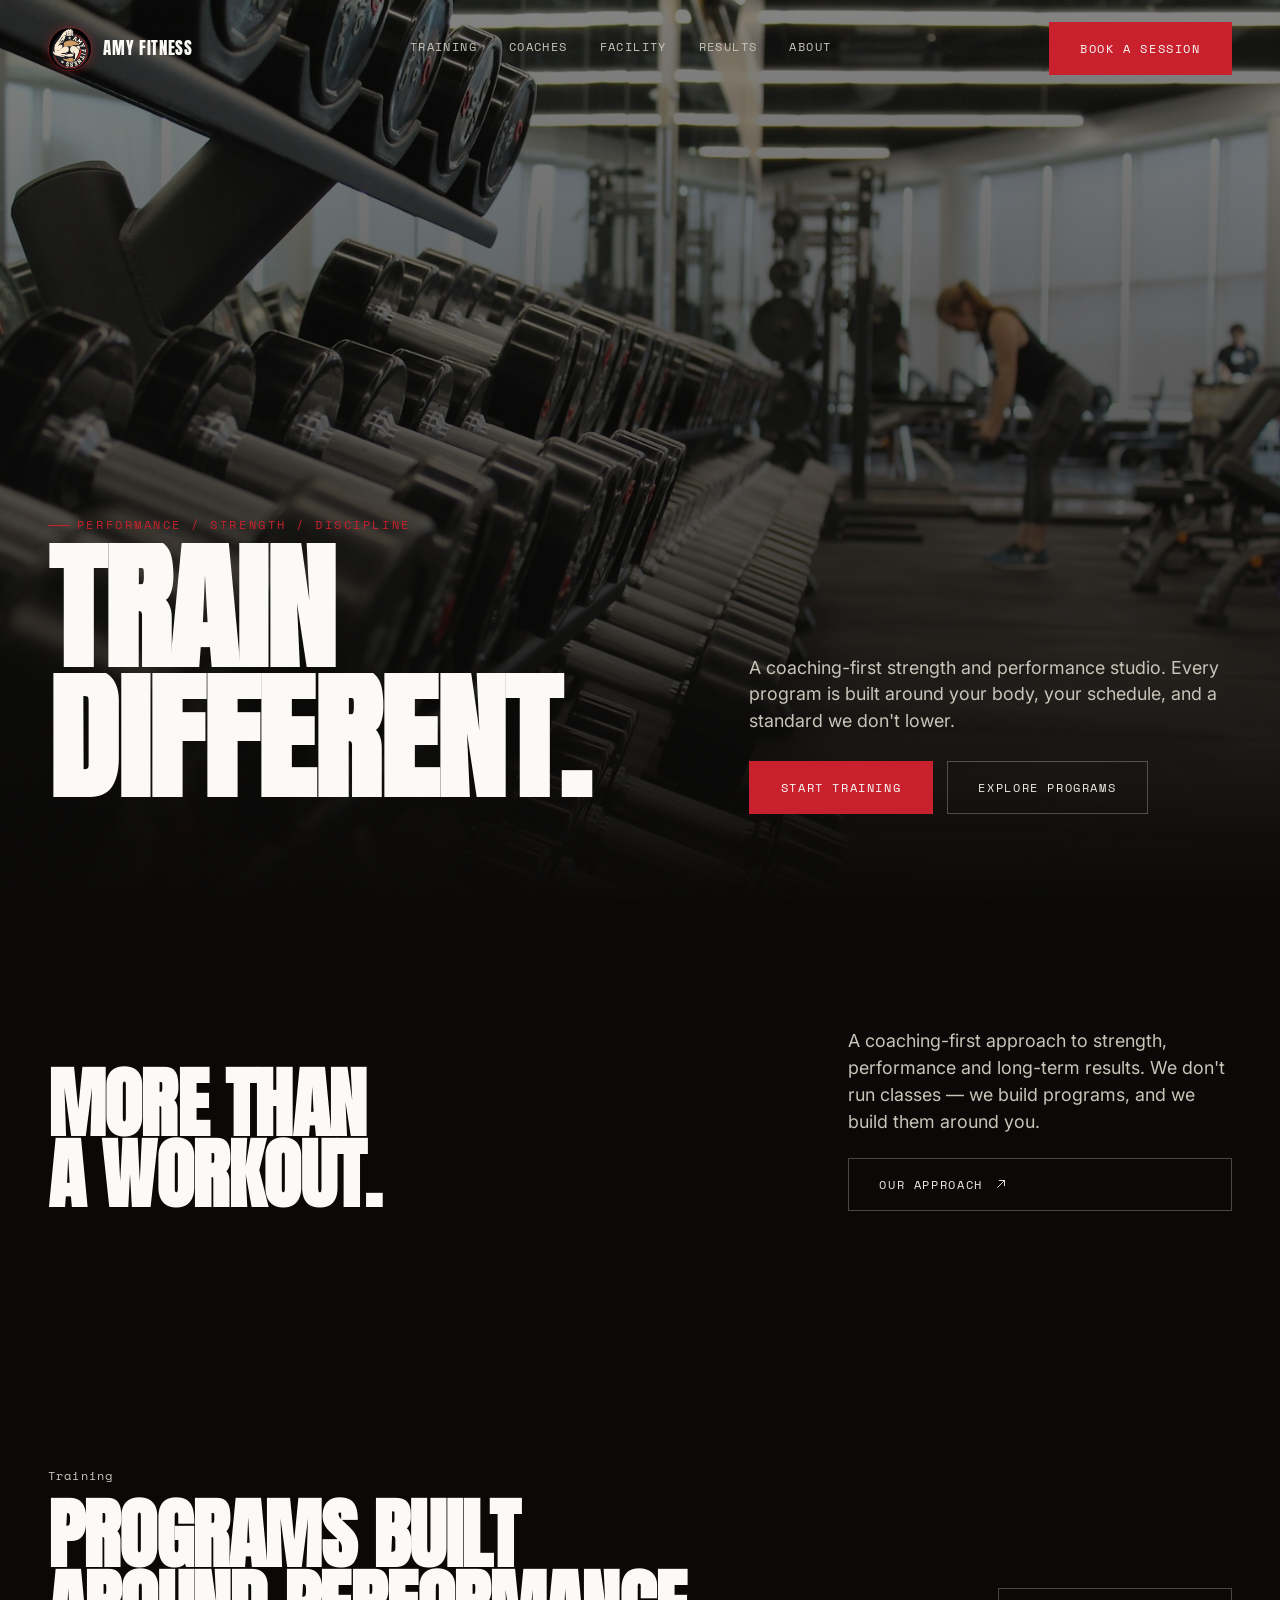
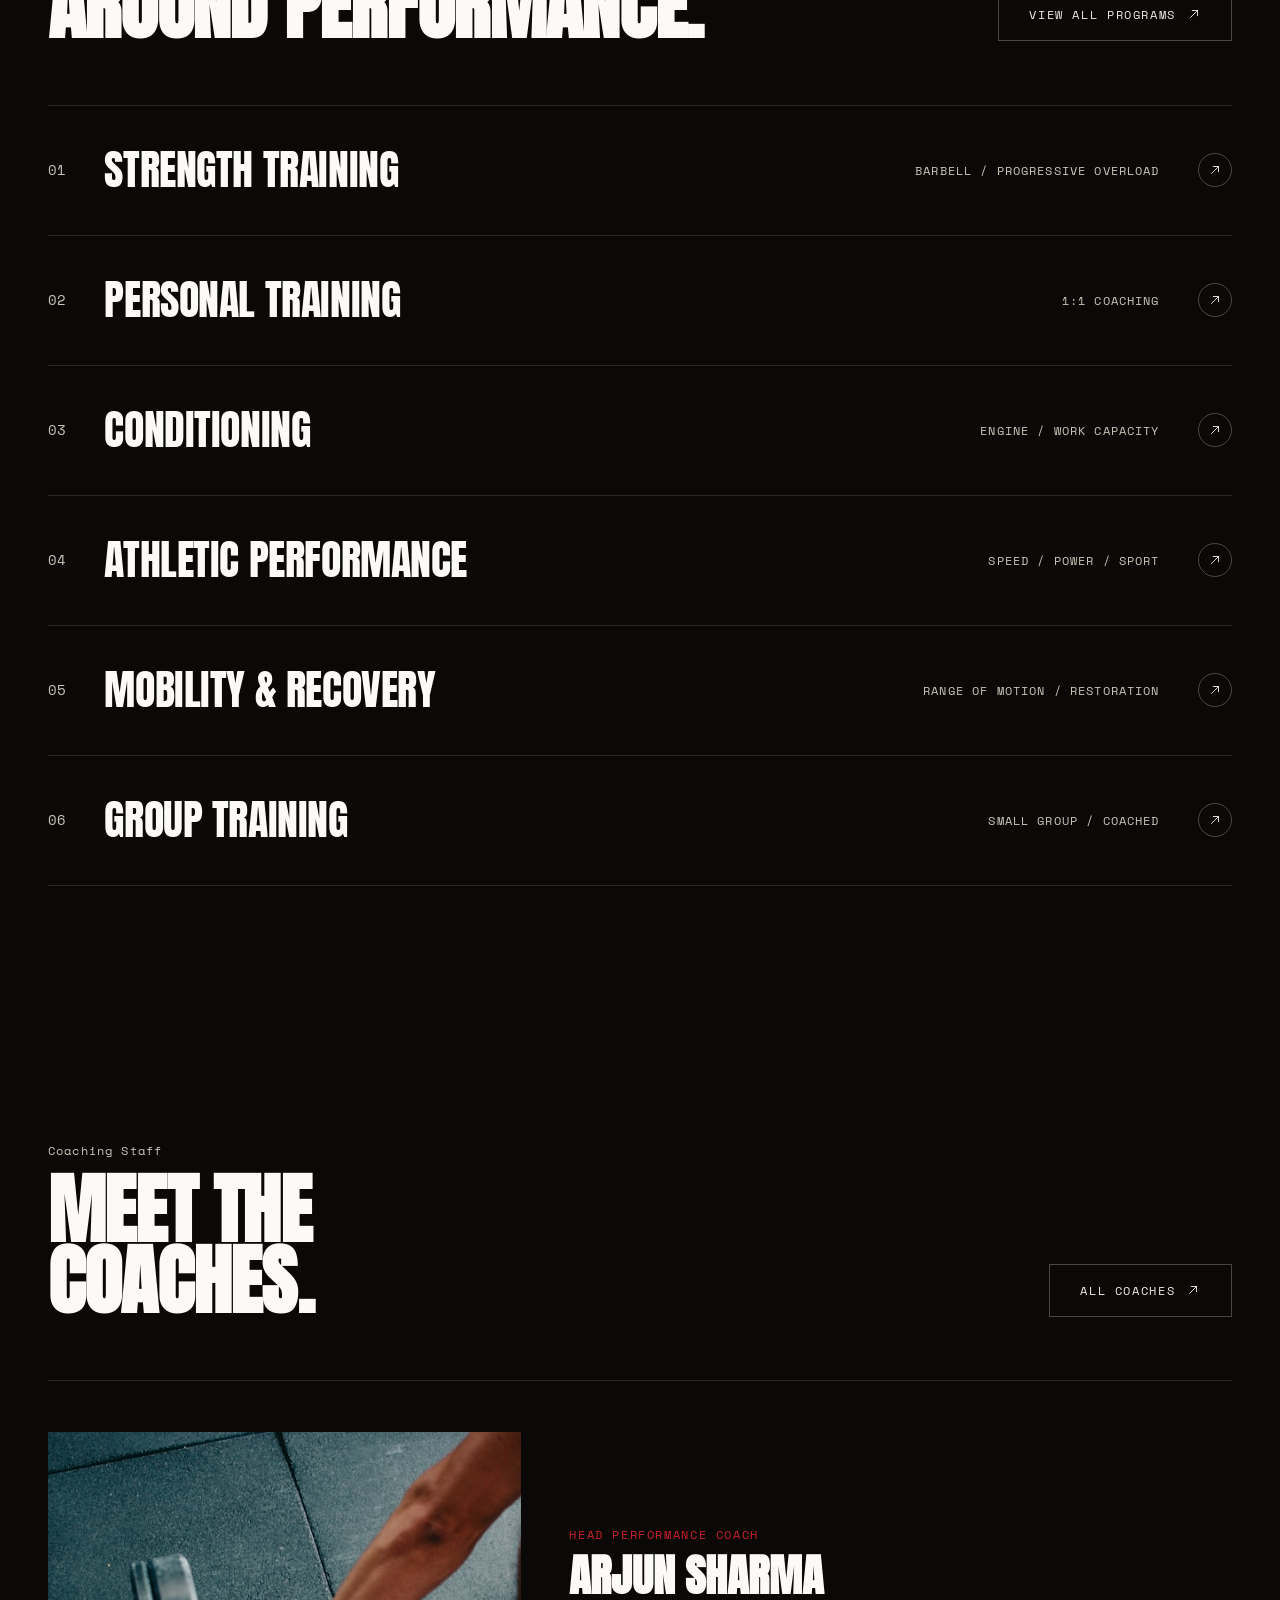
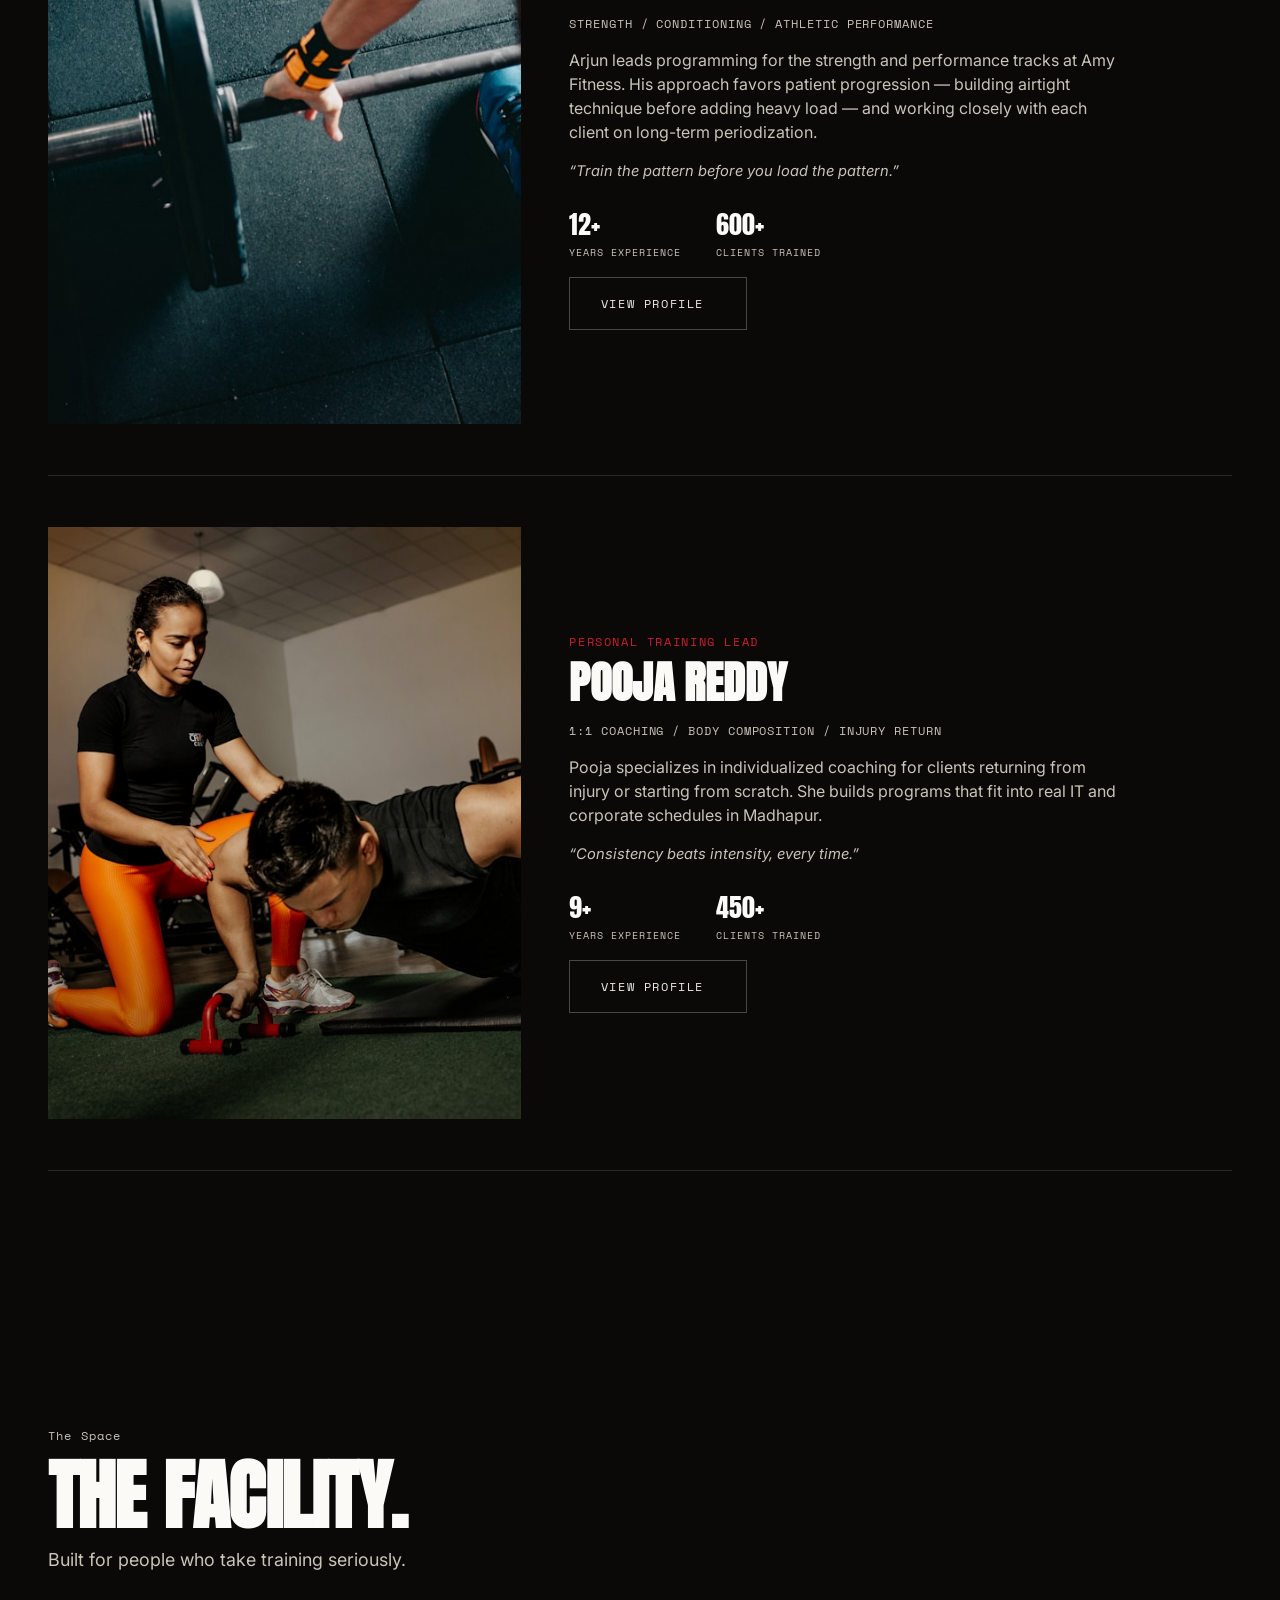
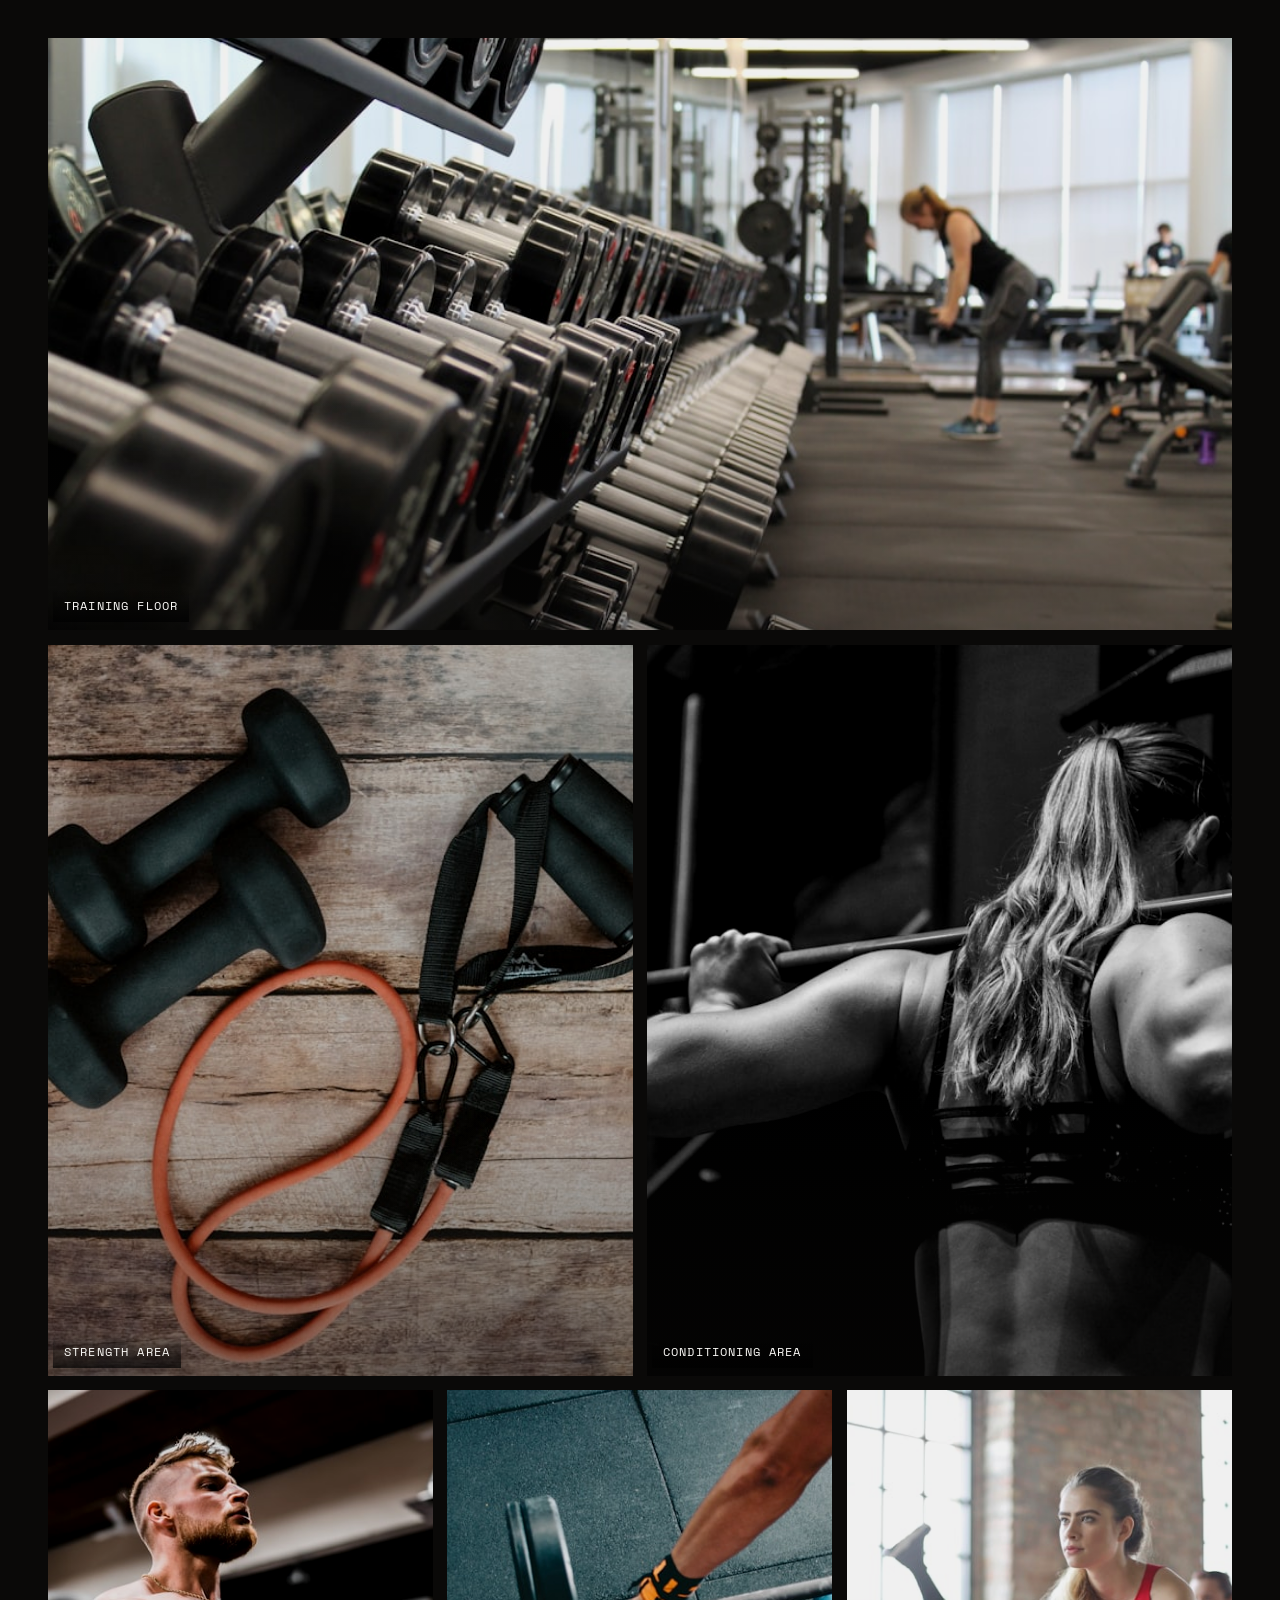
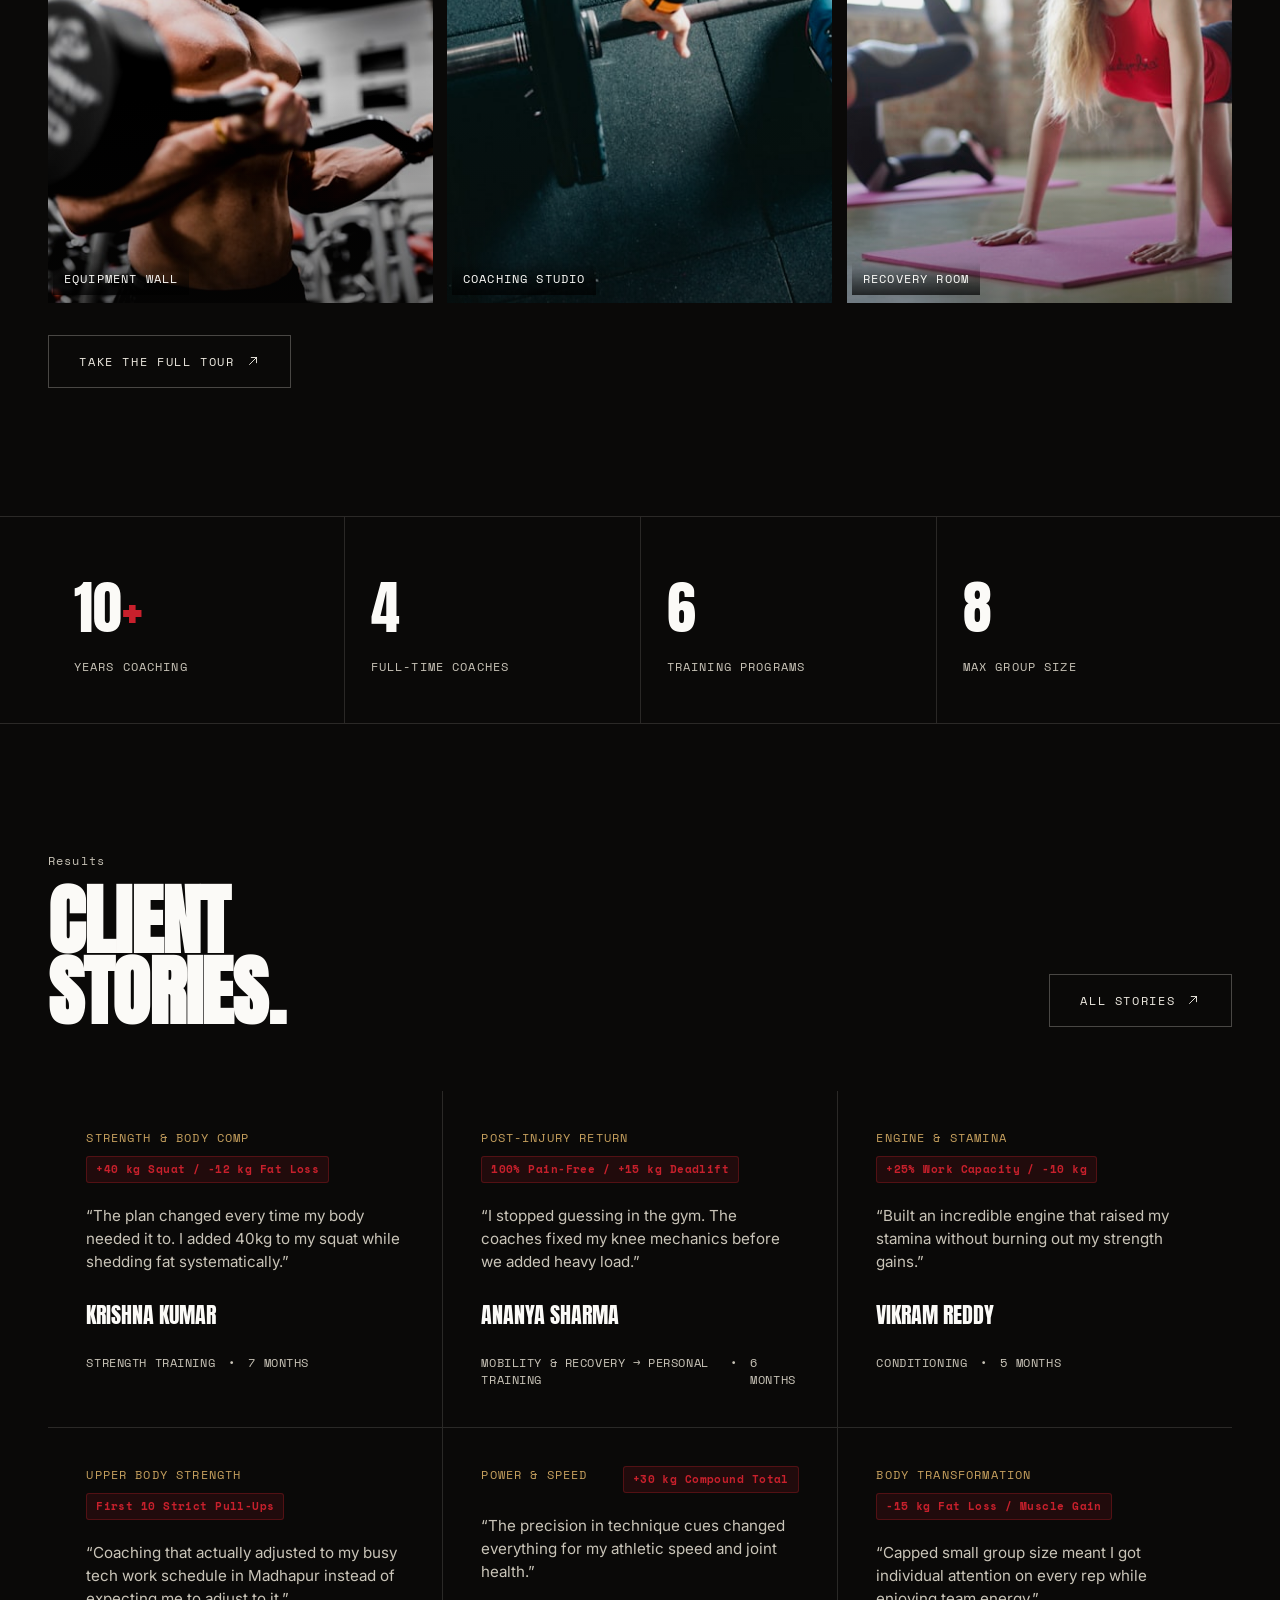
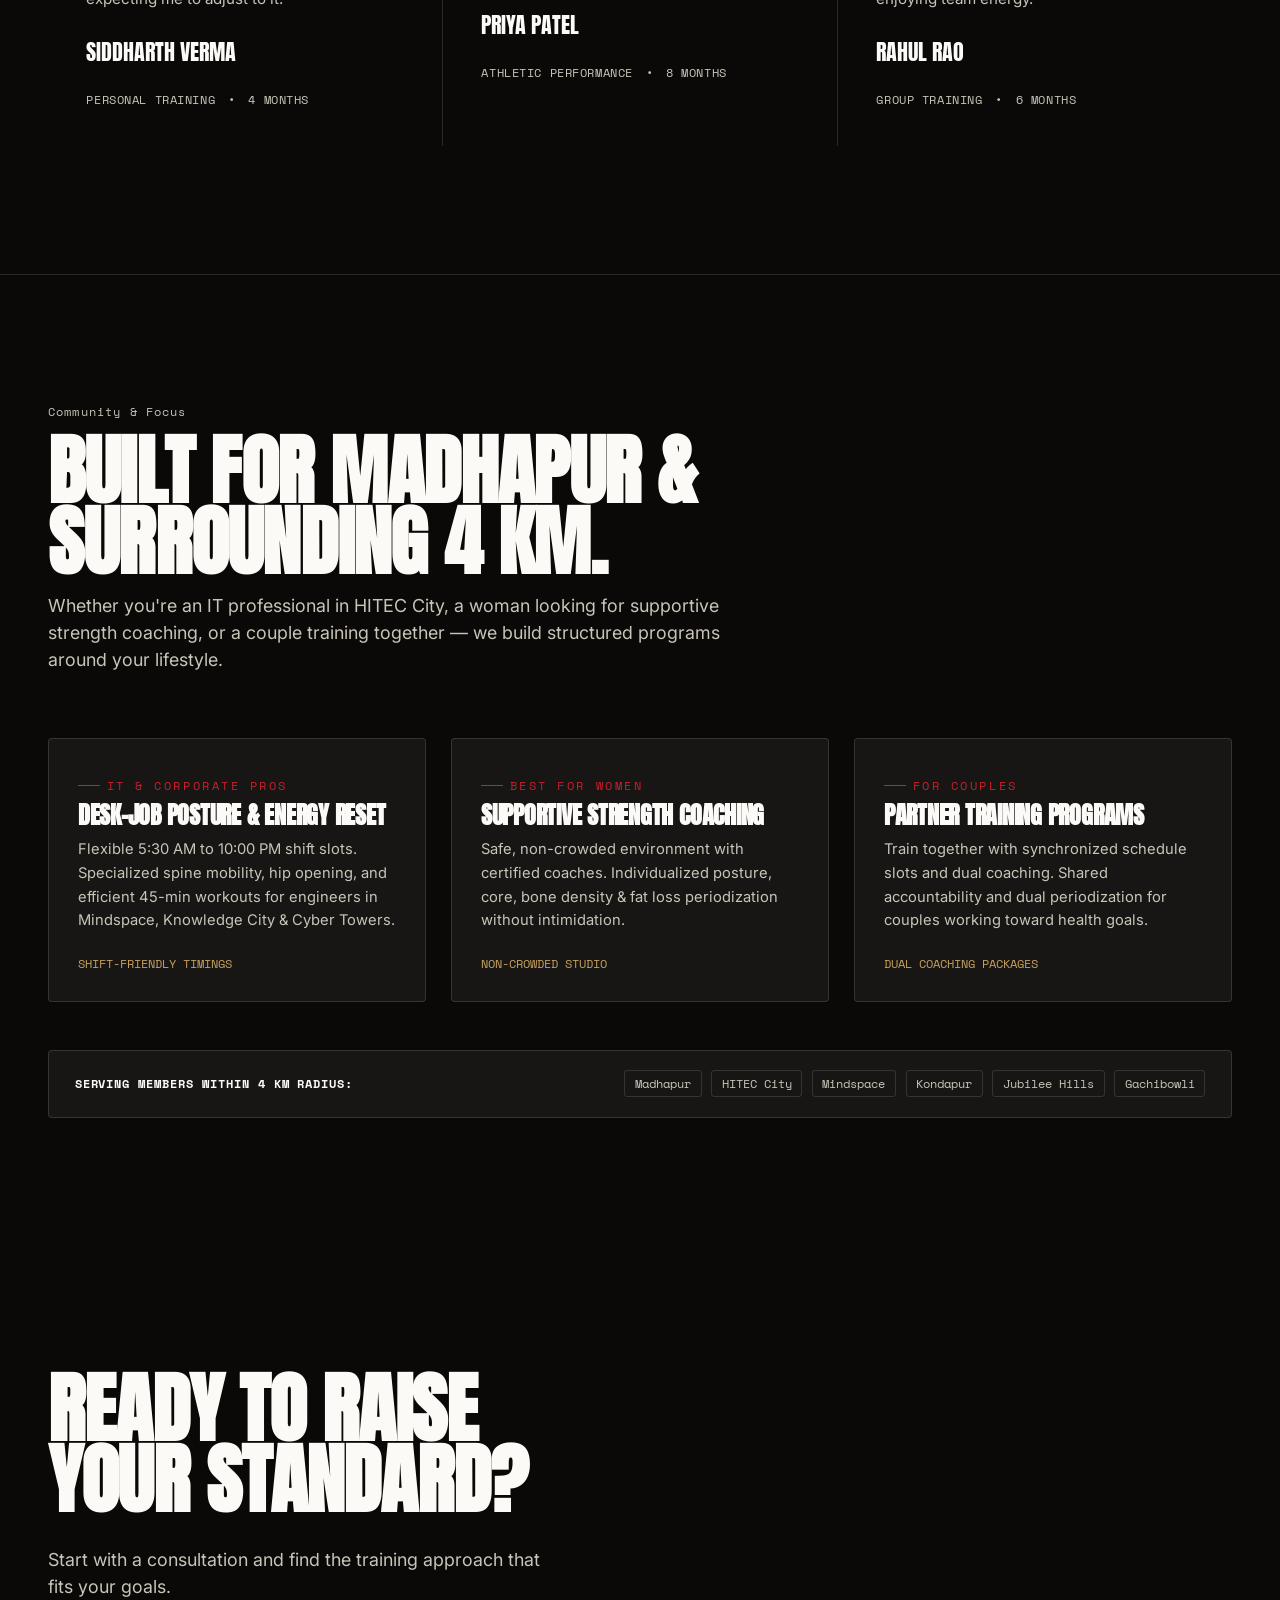
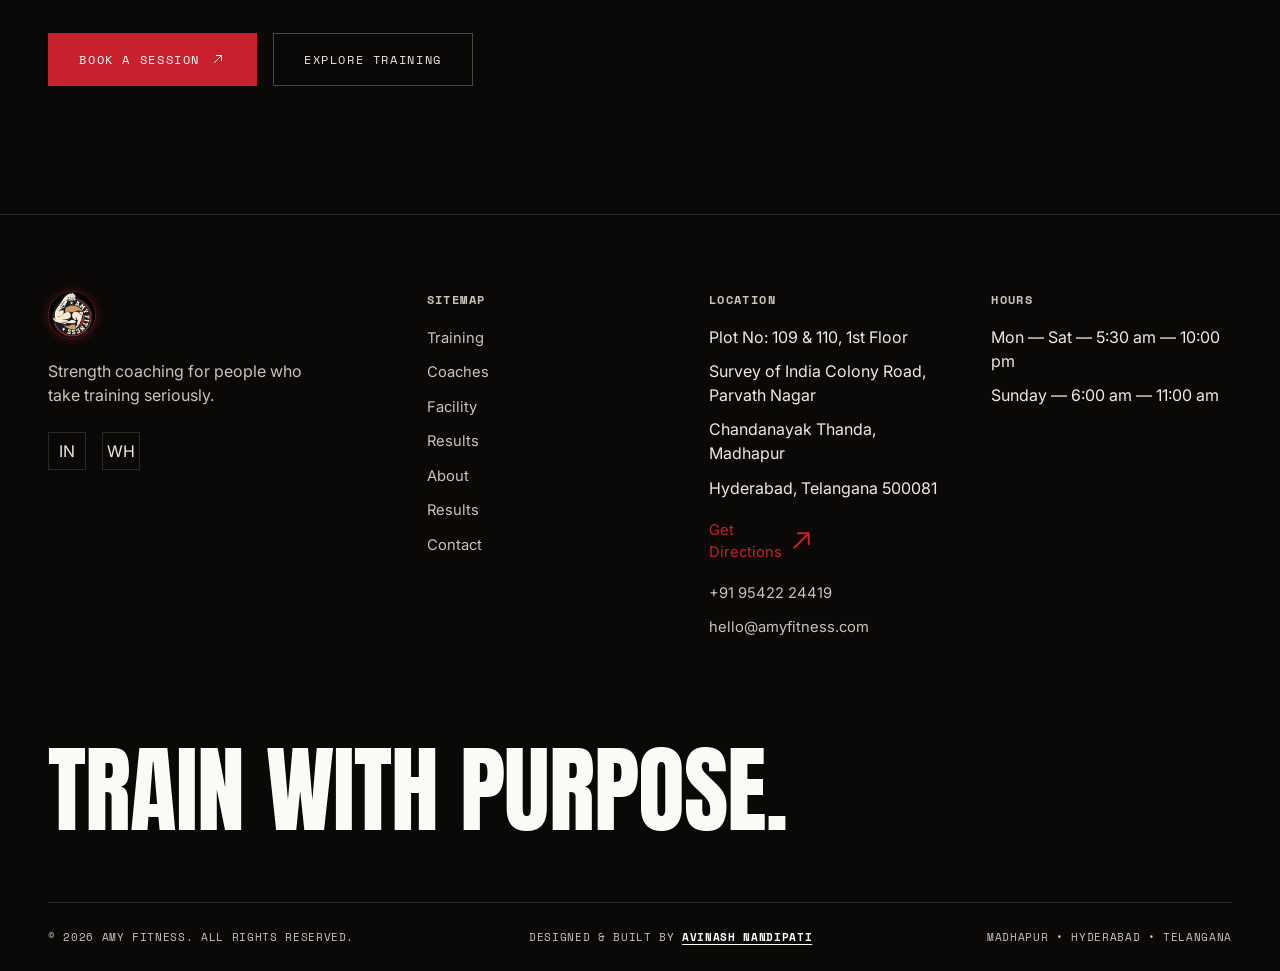
<file: index.html>
<!DOCTYPE html>
<html lang="en">
<head>
<meta charset="UTF-8" />
<meta name="viewport" content="width=device-width, initial-scale=1.0" />
<title>Amy Fitness — Strength &amp; Performance Studio | Madhapur, Hyderabad</title>
<meta name="description" content="Amy Fitness is a coaching-first strength and performance studio in Madhapur, Hyderabad. Structured programming, 1:1 coaching, and personal training." />
<meta name="theme-color" content="#0a0908" />
<meta property="og:title" content="Amy Fitness — Strength & Performance Studio | Madhapur, Hyderabad" />
<meta property="og:description" content="Coaching-first strength, performance, and personal training in Madhapur, Hyderabad." />
<meta property="og:type" content="website" />
<meta property="og:image" content="images/logo.png" />
<link rel="icon" href="images/logo.png" type="image/png" />
<link rel="preconnect" href="https://fonts.googleapis.com" />
<link rel="preconnect" href="https://fonts.gstatic.com" crossorigin />
<link href="https://fonts.googleapis.com/css2?family=Anton&family=Inter:wght@400;500;600&family=Space+Mono:wght@400;700&display=swap" rel="stylesheet" />
<link rel="stylesheet" href="css/tokens.css" />
<link rel="stylesheet" href="css/style.css" />
<script type="application/ld+json">
{
  "@context": "https://schema.org",
  "@type": "ExerciseGym",
  "name": "Amy Fitness",
  "image": "images/hero.jpg",
  "@id": "https://amyfitness.com/#gym",
  "url": "https://amyfitness.com",
  "telephone": "+919542224419",
  "priceRange": "₹₹",
  "address": {
    "@type": "PostalAddress",
    "streetAddress": "Plot No: 109 & 110, 1st Floor, Survey of India Colony Road, Parvath Nagar, Chandanayak Thanda",
    "addressLocality": "Madhapur, Hyderabad",
    "addressRegion": "Telangana",
    "postalCode": "500081",
    "addressCountry": "IN"
  },
  "geo": {
    "@type": "GeoCoordinates",
    "latitude": 17.446549,
    "longitude": 78.388836
  },
  "openingHoursSpecification": [
    {
      "@type": "OpeningHoursSpecification",
      "dayOfWeek": ["Monday", "Tuesday", "Wednesday", "Thursday", "Friday", "Saturday"],
      "opens": "05:30",
      "closes": "22:00"
    },
    {
      "@type": "OpeningHoursSpecification",
      "dayOfWeek": "Sunday",
      "opens": "06:00",
      "closes": "11:00"
    }
  ],
  "areaServed": ["Madhapur", "HITEC City", "Kondapur", "Jubilee Hills", "Gachibowli", "Knowledge City", "Mindspace IT Park"]
}
</script>
</head>
<body data-page="index.html">
<a href="#main" class="skip-link">Skip to content</a>

<header class="nav" id="site-nav"></header>
<div class="mobile-menu" id="mobile-menu"></div>

<main id="main">

  <!-- HERO -->
  <section class="hero">
    <div class="hero-bg" style="background: linear-gradient(180deg, rgba(10,9,8,0.5) 0%, rgba(10,9,8,0.7) 60%, var(--black) 100%), url('images/hero.jpg') center/cover no-repeat;"></div>
    <div class="wrap hero-inner">
      <div class="hero-grid">
        <div>
          <p class="eyebrow" data-hero-in style="opacity:0;transition:opacity .6s var(--ease-soft);">Performance / Strength / Discipline</p>
          <h1 class="display hero-headline">
            <span class="line"><span data-hero-in style="opacity:0;transition:opacity .7s var(--ease-soft), transform .7s var(--ease-soft);transform:translateY(30px);display:block;">Train</span></span>
            <span class="line"><span data-hero-in style="opacity:0;transition:opacity .7s var(--ease-soft), transform .7s var(--ease-soft);transform:translateY(30px);display:block;">Different.</span></span>
          </h1>
        </div>
        <div class="hero-side">
          <p class="lede" data-hero-in style="opacity:0;transition:opacity .6s var(--ease-soft);">A coaching-first strength and performance studio. Every program is built around your body, your schedule, and a standard we don't lower.</p>
          <div class="hero-ctas" data-hero-in style="opacity:0;transition:opacity .6s var(--ease-soft);">
            <a href="contact.html" class="btn btn-primary">Start Training</a>
            <a href="training.html" class="btn btn-ghost on-dark">Explore Programs</a>
          </div>
        </div>
      </div>
    </div>
  </section>

  <!-- BRAND STATEMENT -->
  <section class="section wrap">
    <div class="statement-grid">
      <h2 class="display statement-head reveal">More Than<br />A Workout.</h2>
      <div class="statement-aside reveal reveal-delay-2">
        <p class="lede">A coaching-first approach to strength, performance and long-term results. We don't run classes — we build programs, and we build them around you.</p>
        <a href="about.html" class="btn btn-ghost">Our Approach<svg viewBox="0 0 24 24" width="14" height="14" fill="none" aria-hidden="true"><path d="M6 18L18 6M18 6H9M18 6V15" stroke="currentColor" stroke-width="1.6" stroke-linecap="round" stroke-linejoin="round"/></svg></a>
      </div>
    </div>
  </section>

  <!-- PROGRAMS -->
  <section class="section wrap" id="programs">
    <div class="section-head">
      <div class="section-num reveal">Training</div>
      <div class="section-head-row">
        <h2 class="section-title display reveal">Programs Built<br />Around Performance.</h2>
        <a href="training.html" class="btn btn-ghost reveal">View All Programs<svg viewBox="0 0 24 24" width="14" height="14" fill="none" aria-hidden="true"><path d="M6 18L18 6M18 6H9M18 6V15" stroke="currentColor" stroke-width="1.6" stroke-linecap="round" stroke-linejoin="round"/></svg></a>
      </div>
    </div>
    <div class="program-list" id="programs-mount"></div>
  </section>

  <!-- COACHES -->
  <section class="section wrap" id="coaches">
    <div class="section-head">
      <div class="section-num reveal">Coaching Staff</div>
      <div class="section-head-row">
        <h2 class="section-title display reveal">Meet The<br />Coaches.</h2>
        <a href="coaches.html" class="btn btn-ghost reveal">All Coaches<svg viewBox="0 0 24 24" width="14" height="14" fill="none" aria-hidden="true"><path d="M6 18L18 6M18 6H9M18 6V15" stroke="currentColor" stroke-width="1.6" stroke-linecap="round" stroke-linejoin="round"/></svg></a>
      </div>
    </div>
    <div class="coach-gallery" id="coaches-mount"></div>
  </section>

  <!-- FACILITY -->
  <section class="section wrap" id="facility">
    <div class="section-head">
      <div class="section-num reveal">The Space</div>
      <h2 class="section-title display reveal">The Facility.</h2>
      <p class="lede reveal reveal-delay-2">Built for people who take training seriously.</p>
    </div>
    <div class="facility-gallery" id="facility-mount"></div>
    <div class="reveal" style="margin-top:2rem;">
      <a href="facility.html" class="btn btn-ghost">Take the Full Tour<svg viewBox="0 0 24 24" width="14" height="14" fill="none" aria-hidden="true"><path d="M6 18L18 6M18 6H9M18 6V15" stroke="currentColor" stroke-width="1.6" stroke-linecap="round" stroke-linejoin="round"/></svg></a>
    </div>
  </section>

  <!-- STATS -->
  <section class="stats-strip">
    <div class="wrap stats-grid" id="stats-mount"></div>
  </section>

  <!-- RESULTS -->
  <section class="section wrap" id="results">
    <div class="section-head">
      <div class="section-num reveal">Results</div>
      <div class="section-head-row">
        <h2 class="section-title display reveal">Client<br />Stories.</h2>
        <a href="results.html" class="btn btn-ghost reveal">All Stories<svg viewBox="0 0 24 24" width="14" height="14" fill="none" aria-hidden="true"><path d="M6 18L18 6M18 6H9M18 6V15" stroke="currentColor" stroke-width="1.6" stroke-linecap="round" stroke-linejoin="round"/></svg></a>
      </div>
    </div>
    <div class="results-grid" id="results-mount"></div>
  </section>

  <!-- TARGET AUDIENCE & LOCAL SEO -->
  <section class="section wrap" id="why-us" style="border-top:1px solid var(--line);">
    <div class="section-head">
      <div class="section-num reveal">Community &amp; Focus</div>
      <h2 class="section-title display reveal">Built For Madhapur &amp;<br />Surrounding 4 KM.</h2>
      <p class="lede reveal reveal-delay-2" style="max-width:64ch;">Whether you're an IT professional in HITEC City, a woman looking for supportive strength coaching, or a couple training together — we build structured programs around your lifestyle.</p>
    </div>
    <div class="grid-12" style="row-gap:2rem;">
      <div style="grid-column: 1 / span 4;" class="reveal reveal-delay-1">
        <div style="background:var(--charcoal);border:1px solid var(--line);padding:1.8rem;height:100%;border-radius:4px;display:flex;flex-direction:column;justify-space-between;">
          <div>
            <span class="eyebrow" style="color:var(--red);">IT &amp; Corporate Pros</span>
            <h3 class="display" style="font-size:1.5rem;margin-top:0.6rem;">Desk-Job Posture &amp; Energy Reset</h3>
            <p class="text-dim" style="font-size:0.92rem;margin-top:0.8rem;line-height:1.6;">Flexible 5:30 AM to 10:00 PM shift slots. Specialized spine mobility, hip opening, and efficient 45-min workouts for engineers in Mindspace, Knowledge City &amp; Cyber Towers.</p>
          </div>
          <div style="margin-top:1.4rem;font-family:var(--font-mono);font-size:0.72rem;color:var(--gold);text-transform:uppercase;">Shift-Friendly Timings</div>
        </div>
      </div>
      <div style="grid-column: 5 / span 4;" class="reveal reveal-delay-2">
        <div style="background:var(--charcoal);border:1px solid var(--line);padding:1.8rem;height:100%;border-radius:4px;display:flex;flex-direction:column;justify-space-between;">
          <div>
            <span class="eyebrow" style="color:var(--red);">Best For Women</span>
            <h3 class="display" style="font-size:1.5rem;margin-top:0.6rem;">Supportive Strength Coaching</h3>
            <p class="text-dim" style="font-size:0.92rem;margin-top:0.8rem;line-height:1.6;">Safe, non-crowded environment with certified coaches. Individualized posture, core, bone density &amp; fat loss periodization without intimidation.</p>
          </div>
          <div style="margin-top:1.4rem;font-family:var(--font-mono);font-size:0.72rem;color:var(--gold);text-transform:uppercase;">Non-Crowded Studio</div>
        </div>
      </div>
      <div style="grid-column: 9 / span 4;" class="reveal reveal-delay-3">
        <div style="background:var(--charcoal);border:1px solid var(--line);padding:1.8rem;height:100%;border-radius:4px;display:flex;flex-direction:column;justify-space-between;">
          <div>
            <span class="eyebrow" style="color:var(--red);">For Couples</span>
            <h3 class="display" style="font-size:1.5rem;margin-top:0.6rem;">Partner Training Programs</h3>
            <p class="text-dim" style="font-size:0.92rem;margin-top:0.8rem;line-height:1.6;">Train together with synchronized schedule slots and dual coaching. Shared accountability and dual periodization for couples working toward health goals.</p>
          </div>
          <div style="margin-top:1.4rem;font-family:var(--font-mono);font-size:0.72rem;color:var(--gold);text-transform:uppercase;">Dual Coaching Packages</div>
        </div>
      </div>
    </div>

    <!-- LOCAL HUB RADIOS BADGES -->
    <div class="reveal" style="margin-top:3rem;background:var(--charcoal);border:1px solid var(--line);padding:1.2rem 1.6rem;border-radius:4px;display:flex;align-items:center;justify-content:space-between;flex-wrap:wrap;gap:1rem;">
      <span style="font-family:var(--font-mono);font-size:0.75rem;color:var(--white);text-transform:uppercase;letter-spacing:0.08em;font-weight:600;">Serving Members Within 4 KM Radius:</span>
      <div style="display:flex;gap:0.6rem;flex-wrap:wrap;font-family:var(--font-mono);font-size:0.72rem;color:var(--bone-dim);">
        <span style="border:1px solid var(--line);padding:0.25rem 0.6rem;border-radius:3px;">Madhapur</span>
        <span style="border:1px solid var(--line);padding:0.25rem 0.6rem;border-radius:3px;">HITEC City</span>
        <span style="border:1px solid var(--line);padding:0.25rem 0.6rem;border-radius:3px;">Mindspace</span>
        <span style="border:1px solid var(--line);padding:0.25rem 0.6rem;border-radius:3px;">Kondapur</span>
        <span style="border:1px solid var(--line);padding:0.25rem 0.6rem;border-radius:3px;">Jubilee Hills</span>
        <span style="border:1px solid var(--line);padding:0.25rem 0.6rem;border-radius:3px;">Gachibowli</span>
      </div>
    </div>
  </section>

  <!-- CTA -->
  <section class="section wrap cta-section">
    <div class="cta-inner reveal">
      <h2 class="display cta-headline">Ready To Raise<br />Your Standard?</h2>
      <p class="lede">Start with a consultation and find the training approach that fits your goals.</p>
      <div class="cta-actions">
        <a href="contact.html" class="btn btn-primary">Book a Session<svg viewBox="0 0 24 24" width="14" height="14" fill="none" aria-hidden="true"><path d="M6 18L18 6M18 6H9M18 6V15" stroke="currentColor" stroke-width="1.6" stroke-linecap="round" stroke-linejoin="round"/></svg></a>
        <a href="training.html" class="btn btn-ghost">Explore Training</a>
      </div>
    </div>
  </section>

</main>

<footer class="footer" id="site-footer"></footer>

<script src="js/data.js"></script>
<script src="js/components.js"></script>
<script src="js/main.js"></script>
<script>
  AmyFitness.renderPrograms("#programs-mount");
  AmyFitness.renderCoaches("#coaches-mount", { limit: 2 });
  AmyFitness.renderFacility("#facility-mount");
  AmyFitness.renderStats("#stats-mount");
  AmyFitness.renderResults("#results-mount");
  AmyFitness.renderTestimonials("#testimonial-mount");

  // Staggered hero entrance
  setTimeout(() => {
    document.querySelectorAll("[data-hero-in]").forEach((el, i) => {
      setTimeout(() => {
        el.style.opacity = "1";
        el.style.transform = "translateY(0)";
      }, i * 110);
    });
  }, 150);
</script>
</body>
</html>
</file>
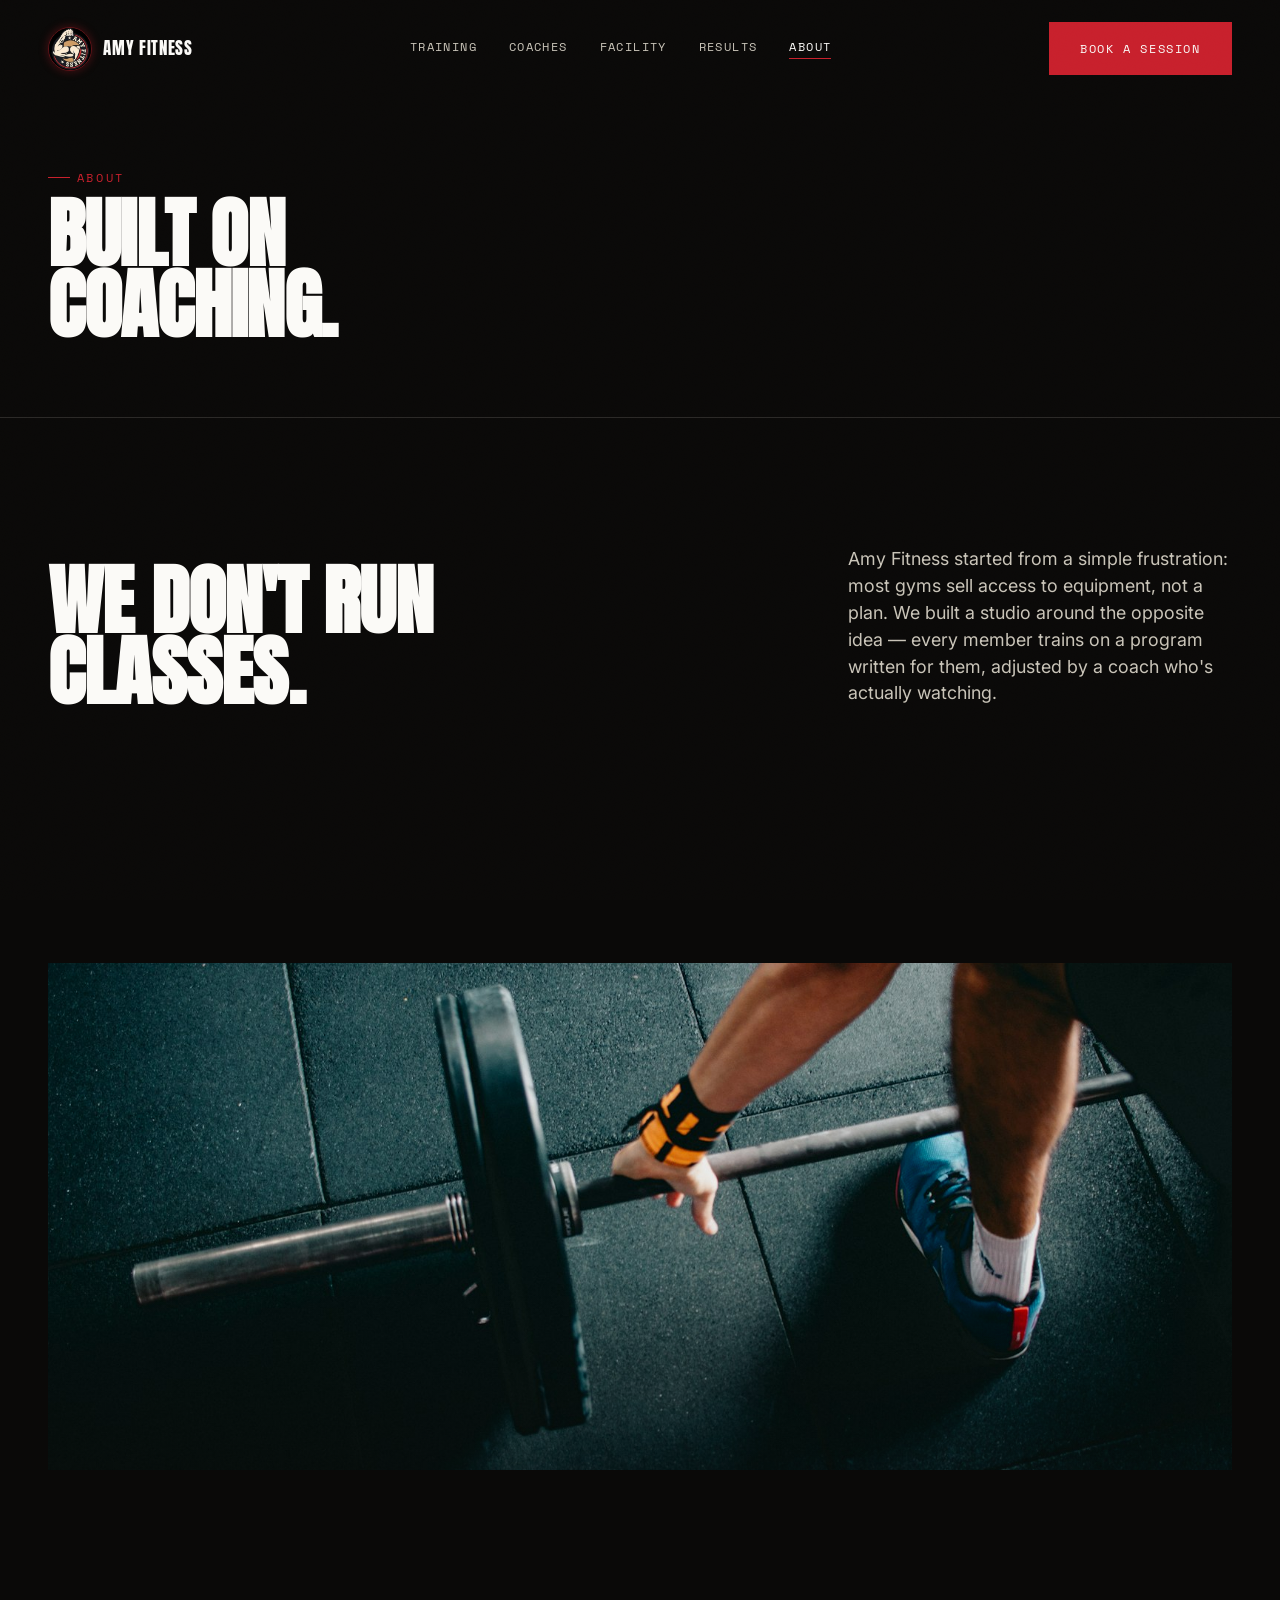
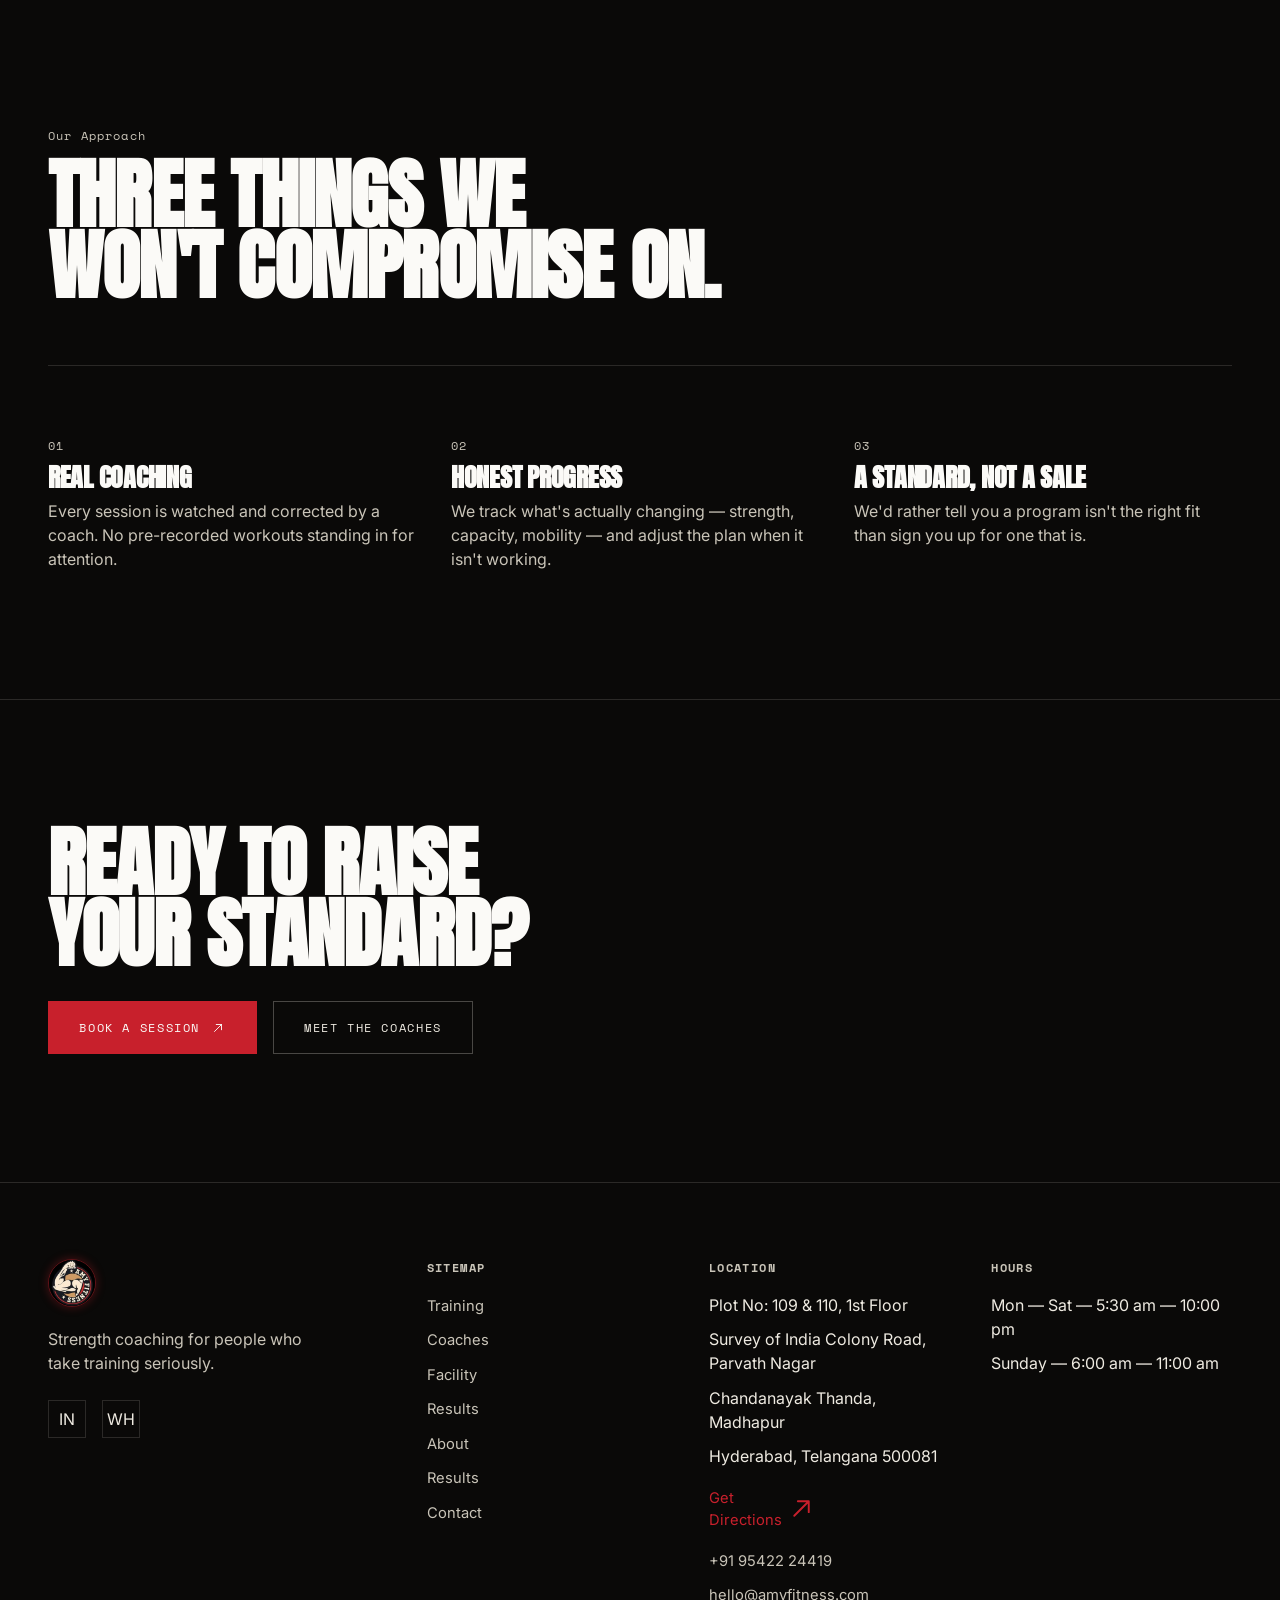
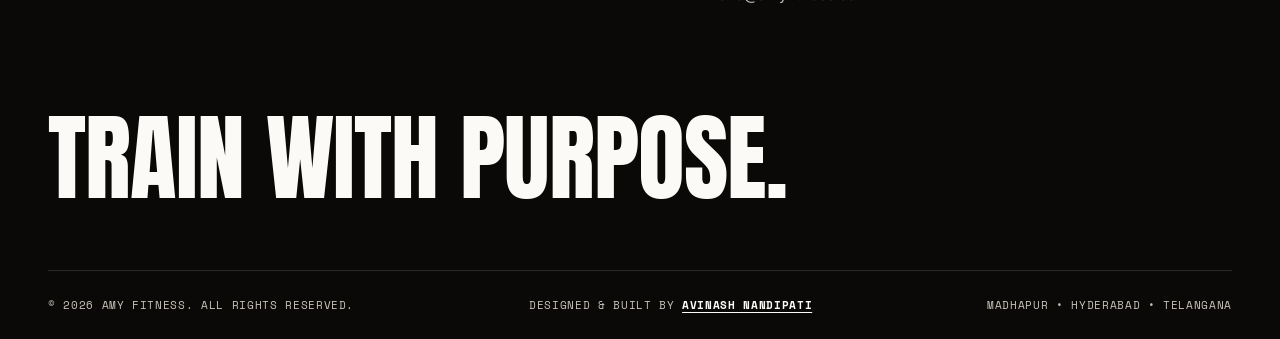
<file: about.html>
<!DOCTYPE html>
<html lang="en">
<head>
<meta charset="UTF-8" />
<meta name="viewport" content="width=device-width, initial-scale=1.0" />
<title>About — Amy Fitness</title>
<meta name="description" content="The philosophy behind Amy Fitness — coaching-first strength and performance training." />
<meta name="theme-color" content="#0a0908" />
<link rel="icon" href="images/logo.png" type="image/png" />
<link rel="preconnect" href="https://fonts.googleapis.com" />
<link rel="preconnect" href="https://fonts.gstatic.com" crossorigin />
<link href="https://fonts.googleapis.com/css2?family=Anton&family=Inter:wght@400;500;600&family=Space+Mono:wght@400;700&display=swap" rel="stylesheet" />
<link rel="stylesheet" href="css/tokens.css" />
<link rel="stylesheet" href="css/style.css" />
</head>
<body data-page="about.html">
<a href="#main" class="skip-link">Skip to content</a>
<header class="nav" id="site-nav"></header>
<div class="mobile-menu" id="mobile-menu"></div>

<main id="main">
  <section class="page-hero wrap">
    <p class="eyebrow reveal">About</p>
    <h1 class="display reveal reveal-delay-1">Built On<br />Coaching.</h1>
  </section>

  <section class="section wrap">
    <div class="statement-grid">
      <h2 class="display statement-head reveal">We Don't Run<br />Classes.</h2>
      <div class="statement-aside reveal reveal-delay-2">
        <p class="lede">Amy Fitness started from a simple frustration: most gyms sell access to equipment, not a plan. We built a studio around the opposite idea — every member trains on a program written for them, adjusted by a coach who's actually watching.</p>
      </div>
    </div>
  </section>

  <section class="section wrap">
    <div class="grid-12">
      <div style="grid-column:1/-1;" class="reveal">
        <div class="ph" style="aspect-ratio:21/9;">
          <img src="images/about.jpg" alt="Coaching in session" loading="lazy" style="width:100%;height:100%;object-fit:cover;" />
        </div>
      </div>
    </div>
  </section>

  <section class="section wrap">
    <div class="section-head">
      <div class="section-num reveal">Our Approach</div>
      <h2 class="section-title display reveal">Three Things We<br />Won't Compromise On.</h2>
    </div>
    <div class="grid-12" style="row-gap:2.5rem;">
      <div style="grid-column: span 12;" class="reveal">
        <div class="divider" style="margin-bottom:1.6rem;"></div>
      </div>
      <div style="grid-column: 1 / span 4;" class="reveal reveal-delay-1">
        <span class="section-num">01</span>
        <h3 class="display" style="font-size:1.6rem;margin-top:0.6rem;">Real Coaching</h3>
        <p class="text-dim" style="margin-top:0.6rem;">Every session is watched and corrected by a coach. No pre-recorded workouts standing in for attention.</p>
      </div>
      <div style="grid-column: 5 / span 4;" class="reveal reveal-delay-2">
        <span class="section-num">02</span>
        <h3 class="display" style="font-size:1.6rem;margin-top:0.6rem;">Honest Progress</h3>
        <p class="text-dim" style="margin-top:0.6rem;">We track what's actually changing — strength, capacity, mobility — and adjust the plan when it isn't working.</p>
      </div>
      <div style="grid-column: 9 / span 4;" class="reveal reveal-delay-3">
        <span class="section-num">03</span>
        <h3 class="display" style="font-size:1.6rem;margin-top:0.6rem;">A Standard, Not A Sale</h3>
        <p class="text-dim" style="margin-top:0.6rem;">We'd rather tell you a program isn't the right fit than sign you up for one that is.</p>
      </div>
    </div>
  </section>

  <section class="section wrap cta-section" style="border-top:1px solid var(--line);">
    <div class="cta-inner reveal">
      <h2 class="display cta-headline">Ready To Raise<br />Your Standard?</h2>
      <div class="cta-actions">
        <a href="contact.html" class="btn btn-primary">Book a Session<svg viewBox="0 0 24 24" width="14" height="14" fill="none" aria-hidden="true"><path d="M6 18L18 6M18 6H9M18 6V15" stroke="currentColor" stroke-width="1.6" stroke-linecap="round" stroke-linejoin="round"/></svg></a>
        <a href="coaches.html" class="btn btn-ghost">Meet the Coaches</a>
      </div>
    </div>
  </section>
</main>

<footer class="footer" id="site-footer"></footer>

<script src="js/data.js"></script>
<script src="js/components.js"></script>
<script src="js/main.js"></script>
</body>
</html>
</file>
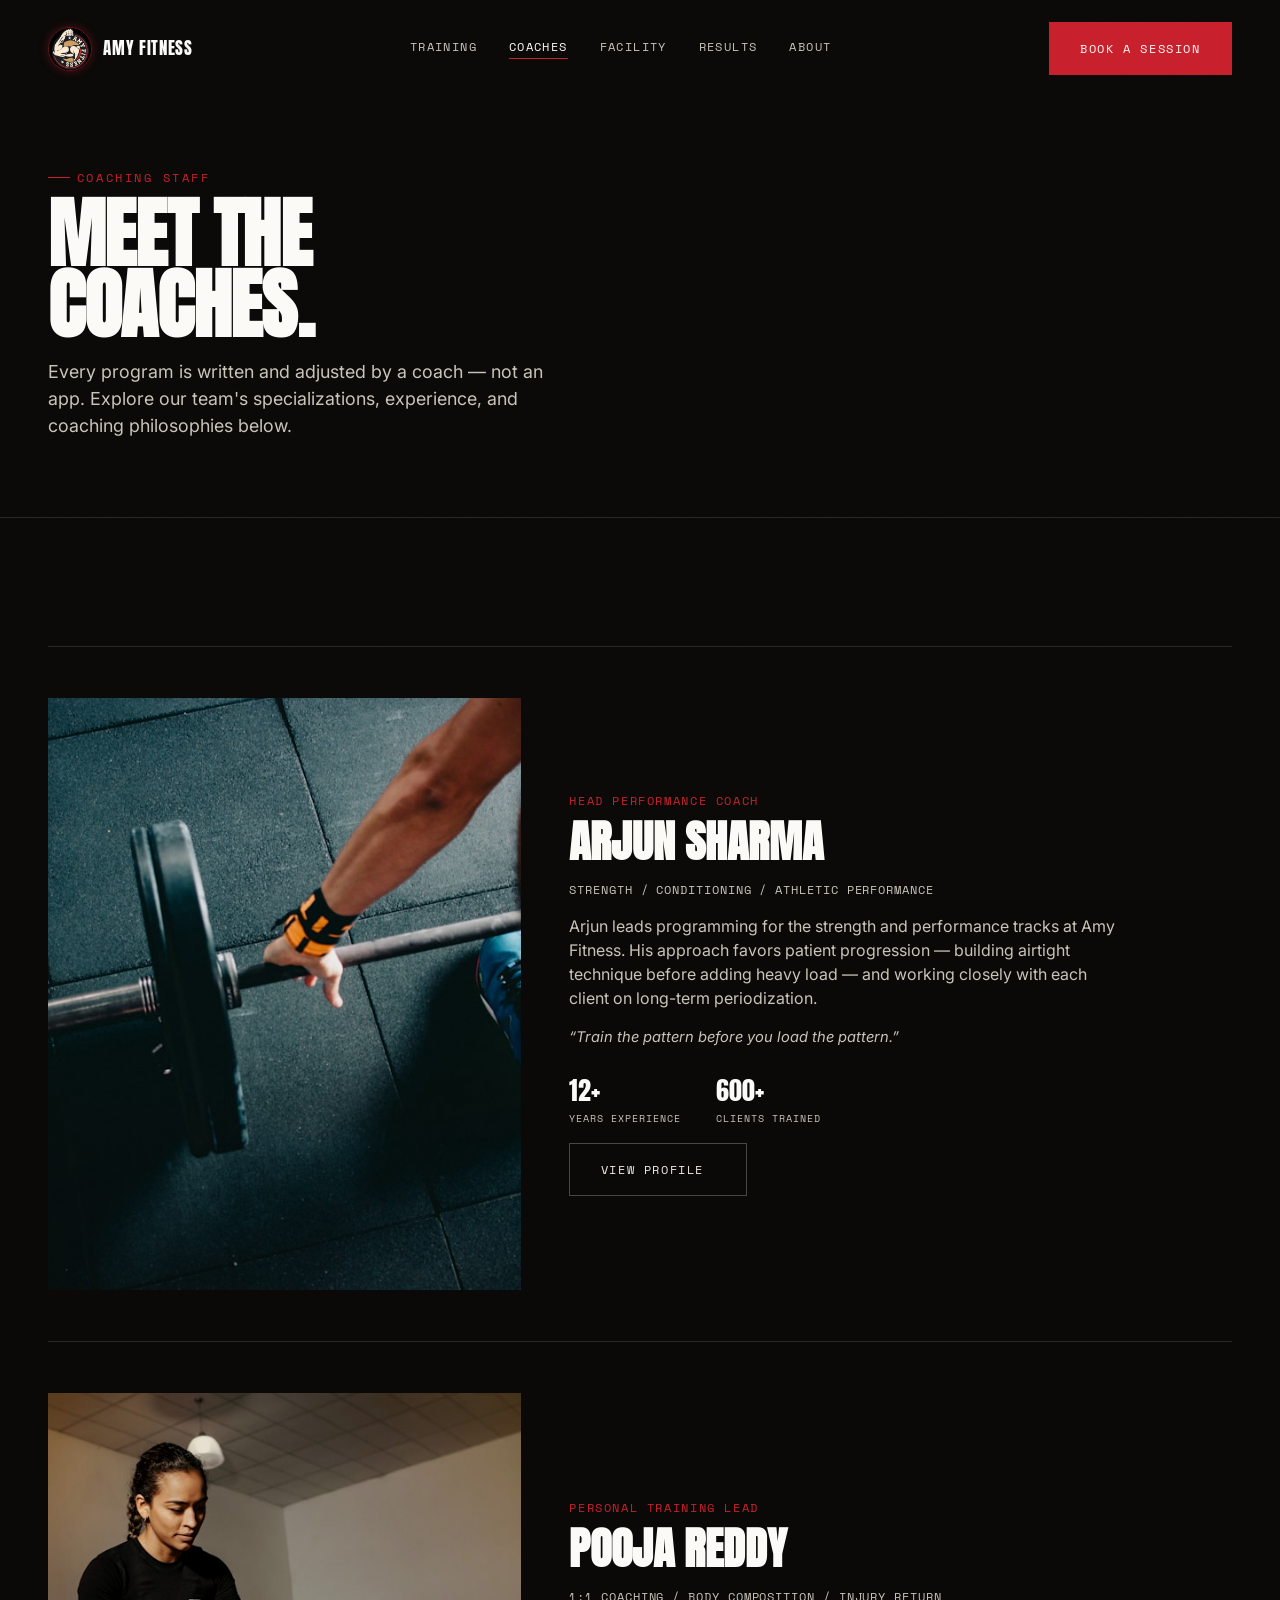
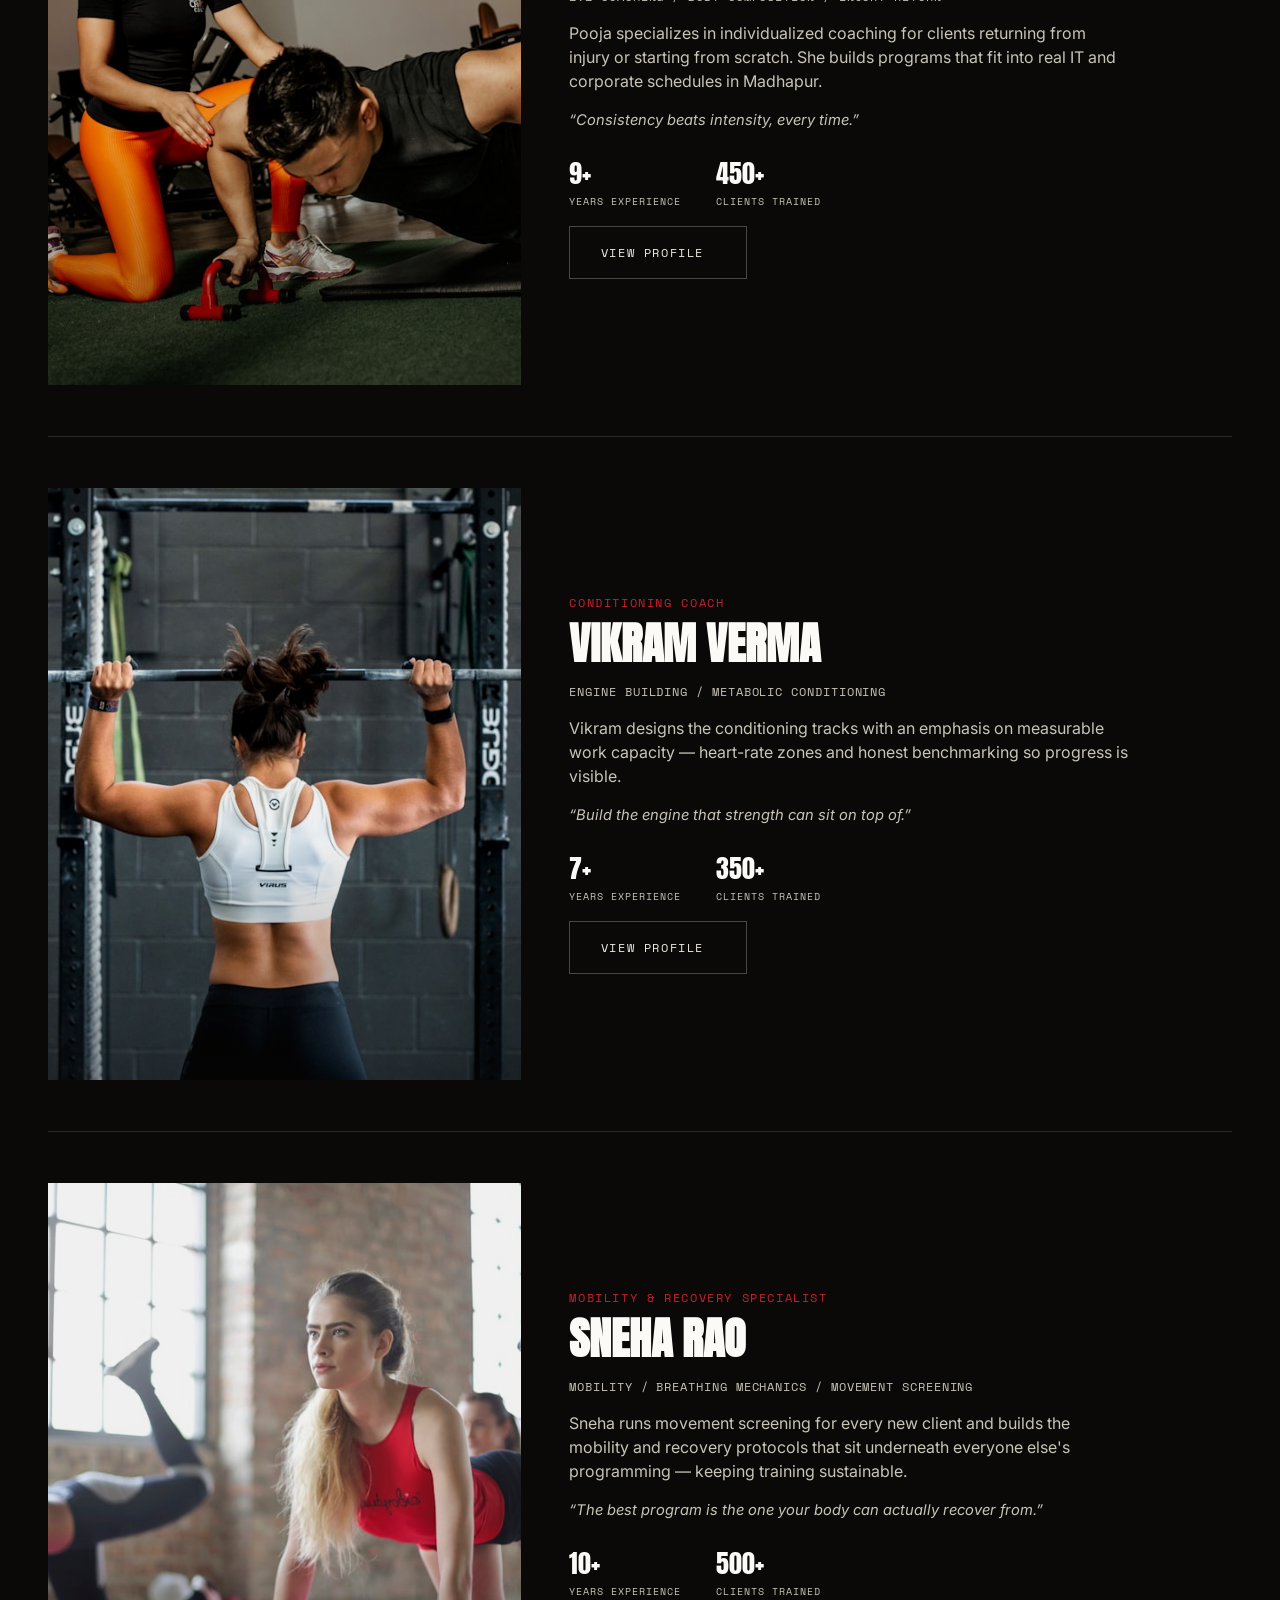
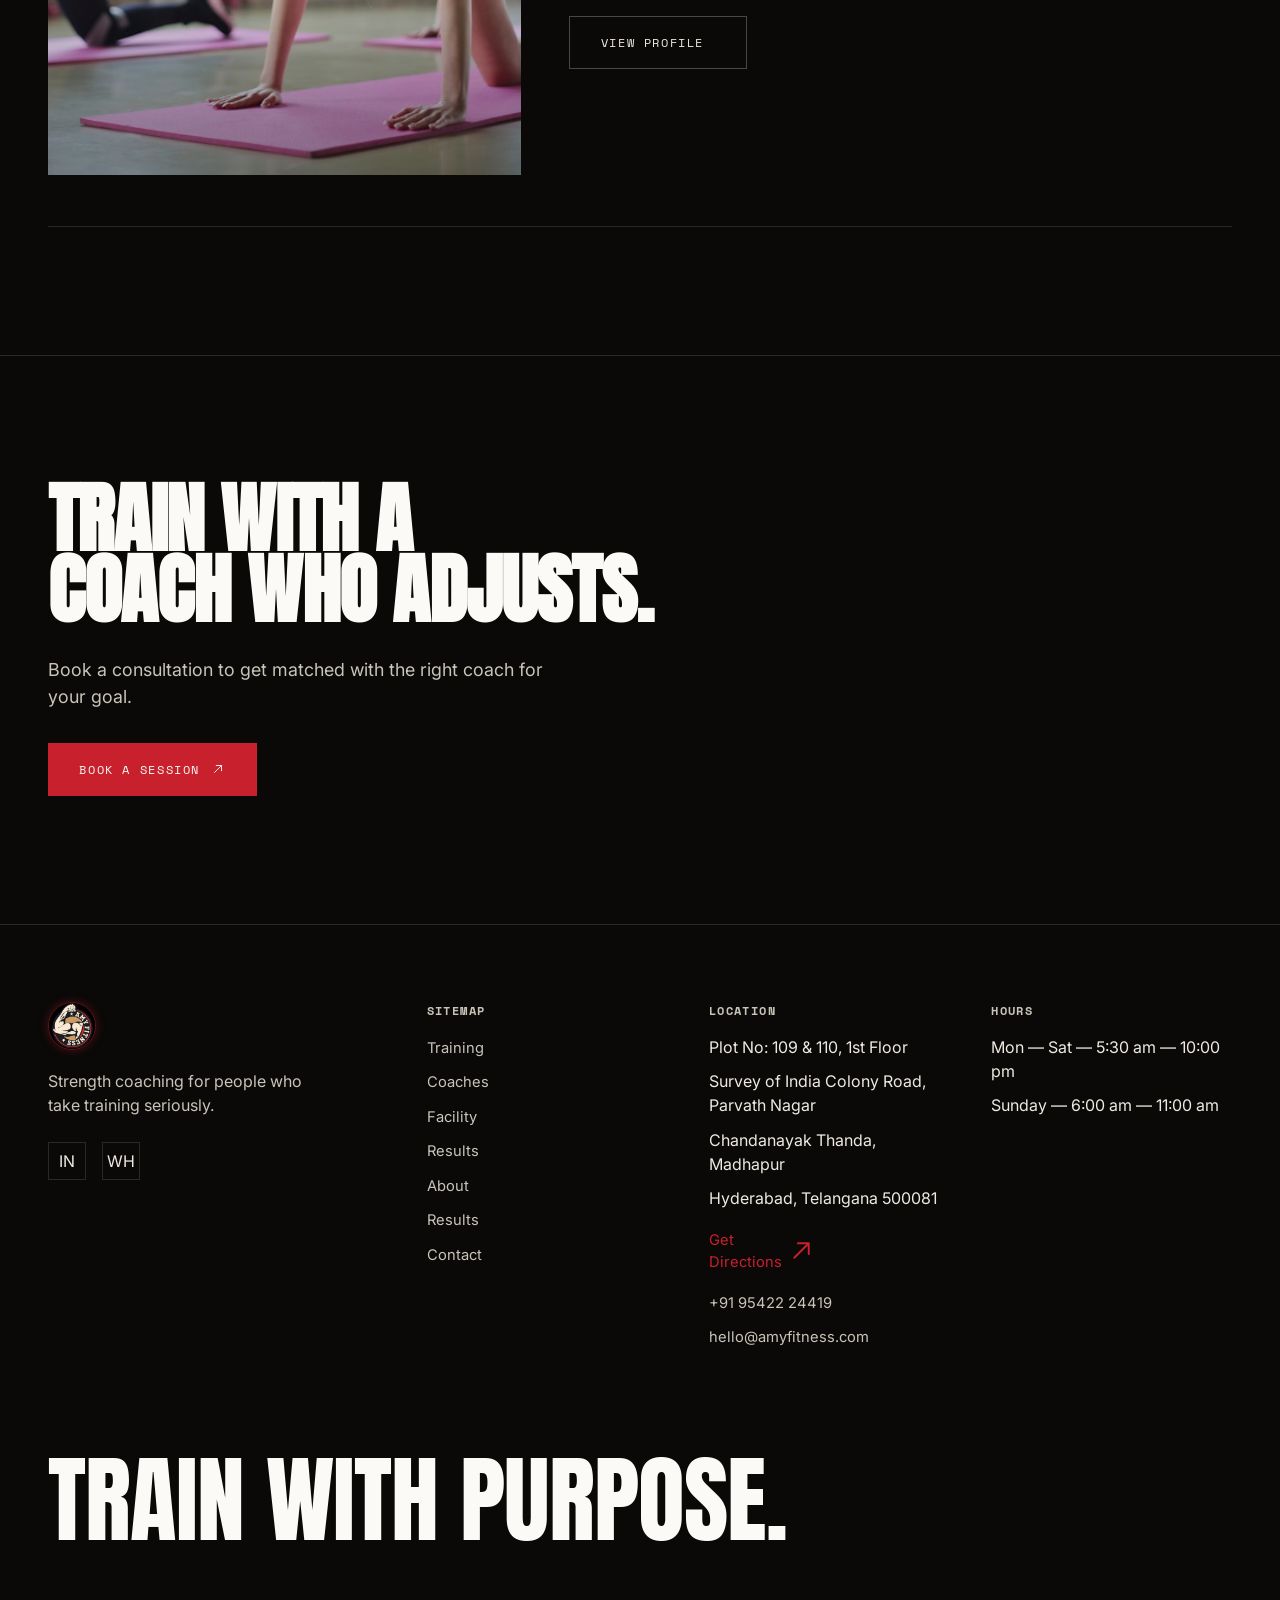
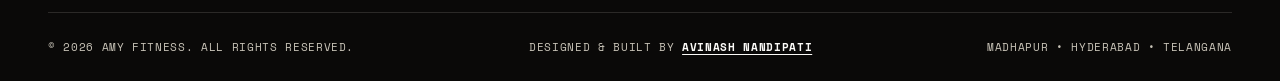
<file: coaches.html>
<!DOCTYPE html>
<html lang="en">
<head>
<meta charset="UTF-8" />
<meta name="viewport" content="width=device-width, initial-scale=1.0" />
<title>Coaches — Amy Fitness</title>
<meta name="description" content="Meet the coaching staff at Amy Fitness — specialization, philosophy and experience for each coach." />
<meta name="theme-color" content="#0a0908" />
<link rel="icon" href="images/logo.png" type="image/png" />
<link rel="preconnect" href="https://fonts.googleapis.com" />
<link rel="preconnect" href="https://fonts.gstatic.com" crossorigin />
<link href="https://fonts.googleapis.com/css2?family=Anton&family=Inter:wght@400;500;600&family=Space+Mono:wght@400;700&display=swap" rel="stylesheet" />
<link rel="stylesheet" href="css/tokens.css" />
<link rel="stylesheet" href="css/style.css" />
</head>
<body data-page="coaches.html">
<a href="#main" class="skip-link">Skip to content</a>
<header class="nav" id="site-nav"></header>
<div class="mobile-menu" id="mobile-menu"></div>

<main id="main">
  <section class="page-hero wrap">
    <p class="eyebrow reveal">Coaching Staff</p>
    <h1 class="display reveal reveal-delay-1">Meet The<br />Coaches.</h1>
    <p class="lede reveal reveal-delay-2" style="margin-top:1.2rem;">Every program is written and adjusted by a coach — not an app. Explore our team's specializations, experience, and coaching philosophies below.</p>
  </section>

  <section class="section wrap">
    <div class="coach-gallery" id="coaches-mount"></div>
  </section>

  <section class="section wrap cta-section" style="border-top:1px solid var(--line);">
    <div class="cta-inner reveal">
      <h2 class="display cta-headline">Train With A<br />Coach Who Adjusts.</h2>
      <p class="lede">Book a consultation to get matched with the right coach for your goal.</p>
      <div class="cta-actions">
        <a href="contact.html" class="btn btn-primary">Book a Session<svg viewBox="0 0 24 24" width="14" height="14" fill="none" aria-hidden="true"><path d="M6 18L18 6M18 6H9M18 6V15" stroke="currentColor" stroke-width="1.6" stroke-linecap="round" stroke-linejoin="round"/></svg></a>
      </div>
    </div>
  </section>
</main>

<footer class="footer" id="site-footer"></footer>

<script src="js/data.js"></script>
<script src="js/components.js"></script>
<script src="js/main.js"></script>
<script>
  AmyFitness.renderCoaches("#coaches-mount");
</script>
</body>
</html>
</file>
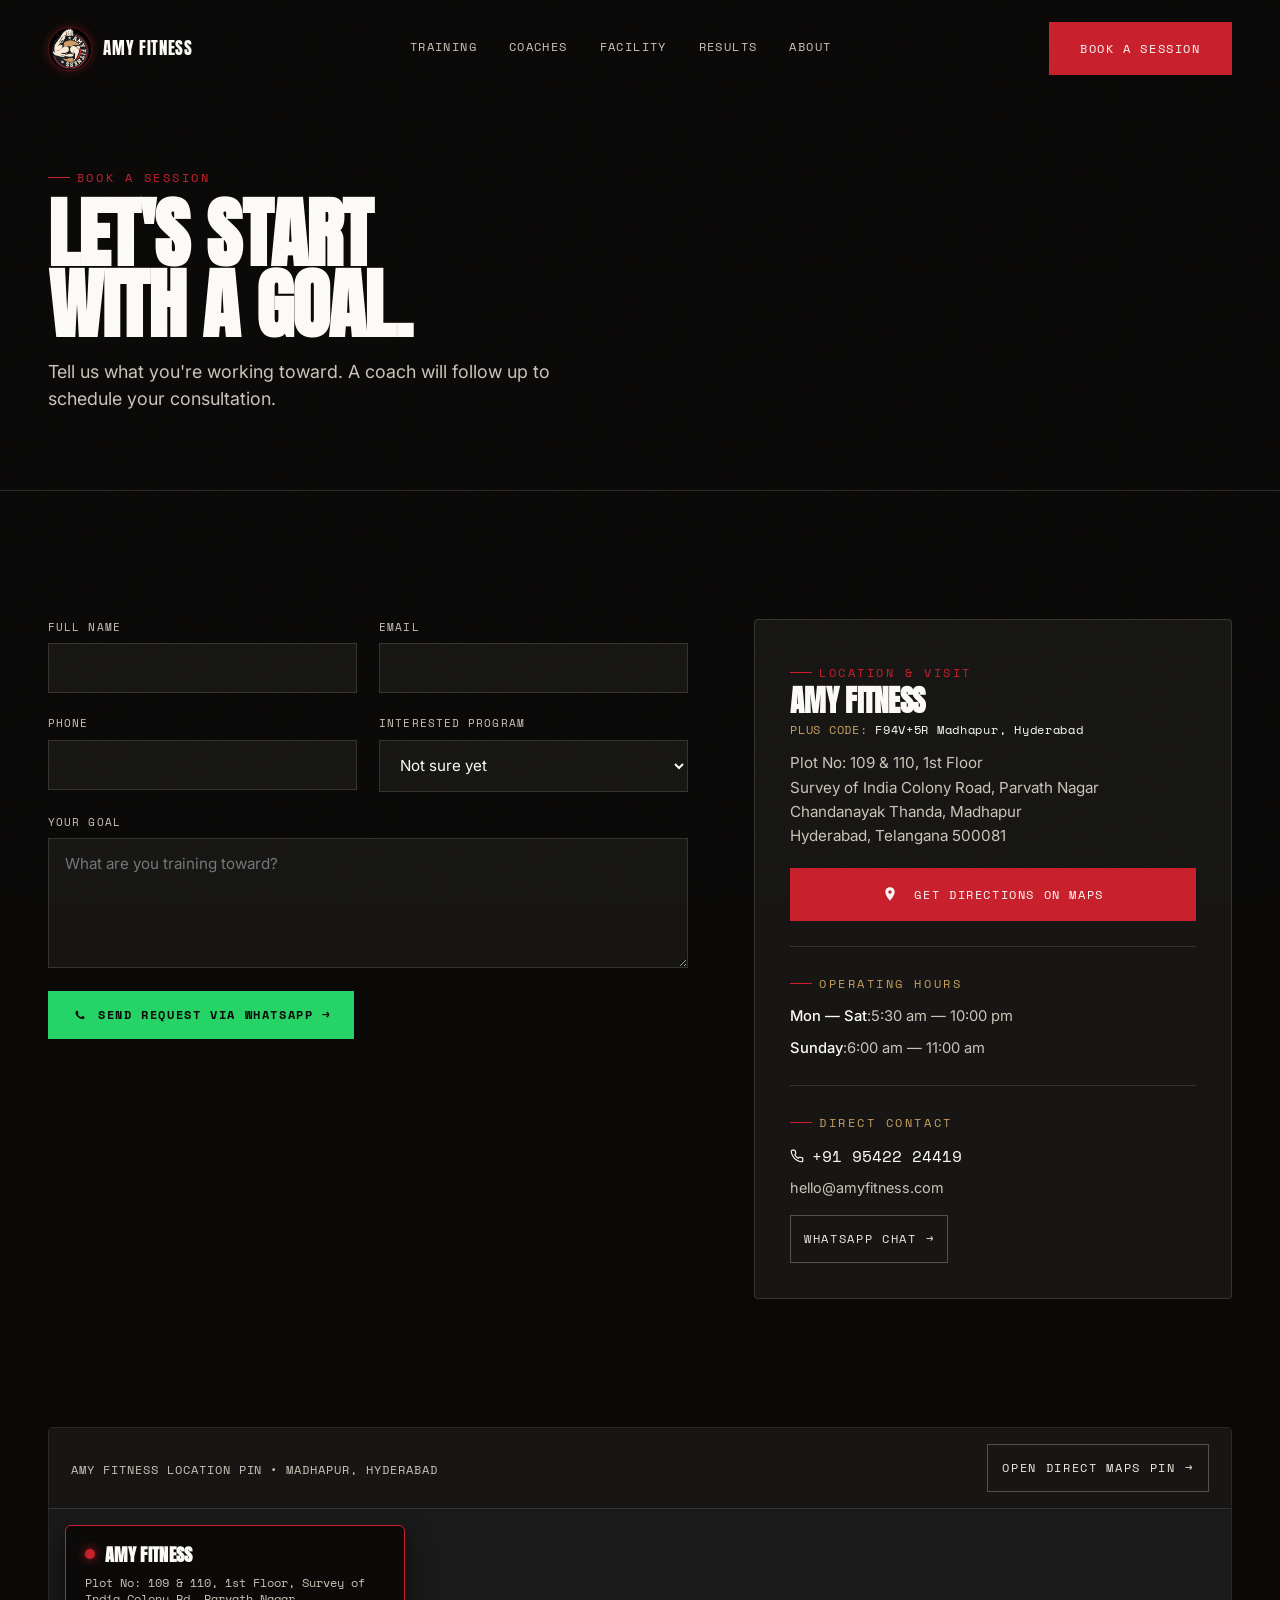
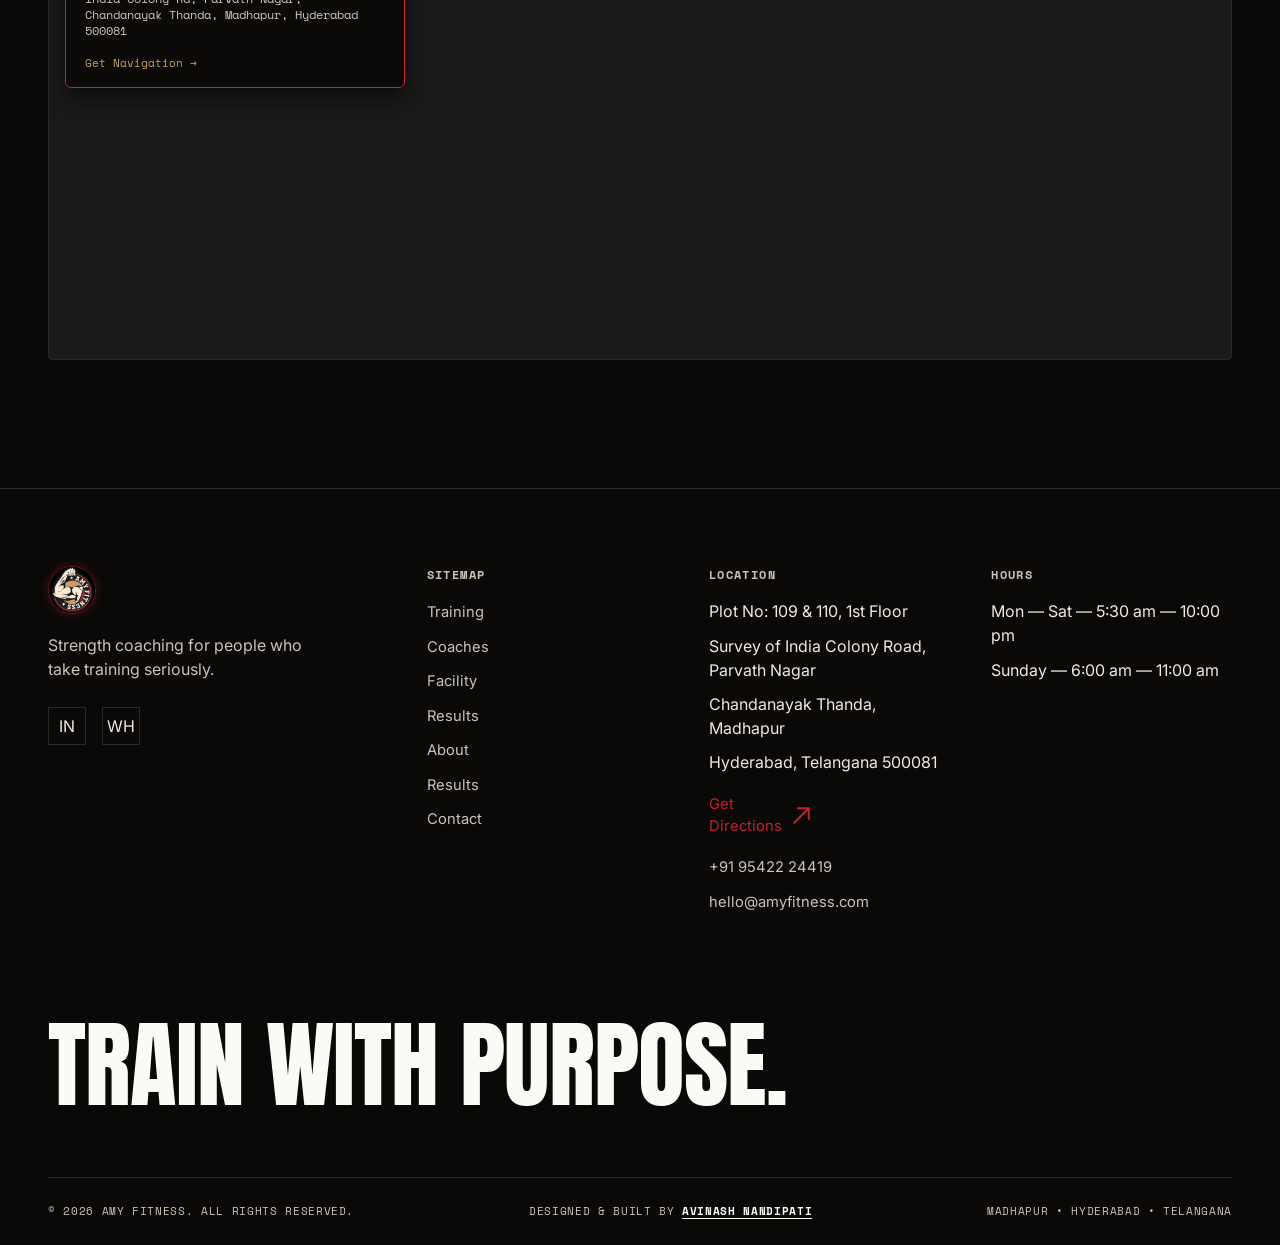
<file: contact.html>
<!DOCTYPE html>
<html lang="en">
<head>
<meta charset="UTF-8" />
<meta name="viewport" content="width=device-width, initial-scale=1.0" />
<title>Book a Session — Amy Fitness</title>
<meta name="description" content="Book a consultation with Amy Fitness. Tell us your goal and a coach will follow up." />
<meta name="theme-color" content="#0a0908" />
<link rel="icon" href="images/logo.png" type="image/png" />
<link rel="preconnect" href="https://fonts.googleapis.com" />
<link rel="preconnect" href="https://fonts.gstatic.com" crossorigin />
<link href="https://fonts.googleapis.com/css2?family=Anton&family=Inter:wght@400;500;600&family=Space+Mono:wght@400;700&display=swap" rel="stylesheet" />
<link rel="stylesheet" href="css/tokens.css" />
<link rel="stylesheet" href="css/style.css" />
</head>
<body data-page="contact.html">
<a href="#main" class="skip-link">Skip to content</a>
<header class="nav" id="site-nav"></header>
<div class="mobile-menu" id="mobile-menu"></div>

<main id="main">
  <section class="page-hero wrap">
    <p class="eyebrow reveal">Book a Session</p>
    <h1 class="display reveal reveal-delay-1">Let's Start<br />With A Goal.</h1>
    <p class="lede reveal reveal-delay-2" style="margin-top:1.2rem;">Tell us what you're working toward. A coach will follow up to schedule your consultation.</p>
  </section>

  <section class="section wrap">
    <div class="grid-12">
      <div style="grid-column: 1 / span 7;" class="reveal">
        <form id="contact-form" novalidate>
          <div class="form-grid">
            <div class="form-row-2">
              <div class="field">
                <label for="name">Full Name</label>
                <input type="text" id="name" name="name" required autocomplete="name" />
                <span class="field-error-msg">Please enter your name.</span>
              </div>
              <div class="field">
                <label for="email">Email</label>
                <input type="email" id="email" name="email" required autocomplete="email" />
                <span class="field-error-msg">Please enter a valid email.</span>
              </div>
            </div>
            <div class="form-row-2">
              <div class="field">
                <label for="phone">Phone</label>
                <input type="tel" id="phone" name="phone" autocomplete="tel" />
              </div>
              <div class="field">
                <label for="program">Interested Program</label>
                <select id="program" name="program">
                  <option value="">Not sure yet</option>
                  <option>Strength Training</option>
                  <option>Personal Training</option>
                  <option>Conditioning</option>
                  <option>Athletic Performance</option>
                  <option>Mobility &amp; Recovery</option>
                  <option>Group Training</option>
                </select>
              </div>
            </div>
            <div class="field">
              <label for="goal">Your Goal</label>
              <textarea id="goal" name="goal" required placeholder="What are you training toward?"></textarea>
              <span class="field-error-msg">Tell us a bit about your goal.</span>
            </div>
            <div>
              <button type="submit" class="btn btn-primary" style="background:#25D366;border-color:#25D366;color:#0a0908;font-weight:700;display:inline-flex;align-items:center;gap:0.55rem;padding:0.9rem 1.4rem;">
                <svg width="18" height="18" viewBox="0 0 24 24" fill="currentColor"><path d="M17.472 14.382c-.297-.149-1.758-.867-2.03-.967-.273-.099-.471-.148-.67.15-.197.297-.767.966-.94 1.164-.173.199-.347.223-.644.075-.297-.15-1.255-.463-2.39-1.475-.883-.788-1.48-1.761-1.653-2.059-.173-.297-.018-.458.13-.606.134-.133.298-.347.446-.521.151-.172.2-.296.3-.495.099-.198.05-.372-.025-.521-.075-.148-.669-1.611-.916-2.206-.242-.579-.487-.501-.669-.51l-.57-.01c-.198 0-.52.074-.792.372s-1.04 1.016-1.04 2.479 1.065 2.876 1.213 3.074c.149.198 2.095 3.2 5.076 4.487.709.306 1.263.489 1.694.626.712.226 1.36.194 1.872.118.571-.085 1.758-.719 2.006-1.413.248-.695.248-1.29.173-1.414-.074-.124-.272-.198-.57-.347z"/></svg>
                Send Request via WhatsApp &rarr;
              </button>
            </div>
            <div class="form-status" role="status" aria-live="polite"></div>
          </div>
        </form>
      </div>
      <div style="grid-column: 8 / span 5;" class="reveal reveal-delay-2">
        <div style="background:var(--charcoal);border:1px solid var(--line);padding:clamp(1.5rem,3vw,2.2rem);border-radius:4px;display:flex;flex-direction:column;gap:1.6rem;">
          <div>
            <span class="eyebrow on-dark" style="color:var(--red);">Location &amp; Visit</span>
            <h2 class="display" style="font-size:1.8rem;margin-top:0.4rem;">Amy Fitness</h2>
            <div style="font-family:var(--font-mono);font-size:0.75rem;color:var(--gold);margin-top:0.4rem;letter-spacing:0.06em;">PLUS CODE: <span style="color:var(--white);">F94V+5R Madhapur, Hyderabad</span></div>
            <p style="margin-top:0.8rem;color:var(--bone-dim);font-size:0.95rem;line-height:1.6;" id="address-block"></p>
            <a href="https://maps.app.goo.gl/FmhWkc4vo23L75DfA" target="_blank" rel="noopener noreferrer" class="btn btn-primary" style="margin-top:1.2rem;width:100%;justify-content:center;">
              <svg viewBox="0 0 24 24" width="16" height="16" fill="none" aria-hidden="true" style="margin-right:0.3rem;"><path d="M12 2C8.13 2 5 5.13 5 9c0 5.25 7 13 7 13s7-7.75 7-13c0-3.87-3.13-7-7-7zm0 9.5c-1.38 0-2.5-1.12-2.5-2.5s1.12-2.5 2.5-2.5 2.5 1.12 2.5 2.5-1.12 2.5-2.5 2.5z" fill="currentColor"/></svg>
              Get Directions on Maps
            </a>
          </div>

          <div style="border-top:1px solid var(--line);padding-top:1.2rem;">
            <span class="eyebrow on-dark">Operating Hours</span>
            <ul style="margin-top:0.8rem;display:flex;flex-direction:column;gap:0.6rem;color:var(--bone-dim);font-size:0.92rem;" id="hours-block"></ul>
          </div>

          <div style="border-top:1px solid var(--line);padding-top:1.2rem;">
            <span class="eyebrow on-dark">Direct Contact</span>
            <div style="margin-top:0.8rem;display:flex;flex-direction:column;gap:0.6rem;" id="contact-block"></div>
          </div>
        </div>
      </div>
    </div>
  </section>

  <!-- MAP EMBED SECTION -->
  <section class="section wrap" style="padding-top:0;">
    <div style="border:1px solid var(--line);position:relative;overflow:hidden;border-radius:4px;">
      <div style="padding:1rem 1.4rem;background:var(--charcoal);border-bottom:1px solid var(--line);display:flex;justify-content:space-between;align-items:center;flex-wrap:wrap;gap:0.8rem;">
        <div>
          <span style="font-family:var(--font-mono);font-size:0.75rem;color:var(--bone-dim);letter-spacing:0.08em;text-transform:uppercase;">Amy Fitness Location Pin &bull; Madhapur, Hyderabad</span>
        </div>
        <a href="https://maps.app.goo.gl/FmhWkc4vo23L75DfA" target="_blank" rel="noopener noreferrer" class="btn btn-ghost" style="padding:0.4rem 0.9rem;font-size:0.75rem;">Open Direct Maps Pin &rarr;</a>
      </div>
      <div style="width:100%;height:450px;background:#1a1a1a;position:relative;">
        <div style="position:absolute;top:1rem;left:1rem;z-index:10;background:rgba(10,9,8,0.92);border:1px solid var(--red);padding:0.9rem 1.2rem;border-radius:6px;box-shadow:0 10px 25px rgba(0,0,0,0.6);backdrop-filter:blur(8px);max-width:340px;">
          <div style="display:flex;align-items:center;gap:0.6rem;">
            <span style="width:10px;height:10px;background:var(--red);border-radius:50%;display:inline-block;box-shadow:0 0 10px var(--red);"></span>
            <strong style="font-family:var(--font-display);font-size:1.15rem;letter-spacing:0.02em;color:var(--white);">AMY FITNESS</strong>
          </div>
          <p style="font-family:var(--font-mono);font-size:0.72rem;color:var(--bone-dim);margin-top:0.4rem;line-height:1.4;">
            Plot No: 109 &amp; 110, 1st Floor, Survey of India Colony Rd, Parvath Nagar, Chandanayak Thanda, Madhapur, Hyderabad 500081
          </p>
          <div style="margin-top:0.6rem;">
            <a href="https://maps.app.goo.gl/FmhWkc4vo23L75DfA" target="_blank" rel="noopener noreferrer" style="font-family:var(--font-mono);font-size:0.7rem;color:var(--gold);text-decoration:none;display:inline-flex;align-items:center;gap:0.3rem;">
              Get Navigation &rarr;
            </a>
          </div>
        </div>
        <iframe
          id="map-iframe"
          title="Amy Fitness Location Map"
          src="https://maps.google.com/maps?q=Amy+Fitness,+Plot+No+109+110,+1st+Floor,+Survey+of+India+Colony+Road,+Parvath+Nagar,+Chandanayak+Thanda,+Madhapur,+Hyderabad,+Telangana+500081&t=&z=17&ie=UTF8&iwloc=B&output=embed"
          width="100%"
          height="100%"
          style="border:0;"
          allowfullscreen=""
          loading="lazy"
          referrerpolicy="no-referrer-when-downgrade">
        </iframe>
      </div>
    </div>
  </section>
</main>

<footer class="footer" id="site-footer"></footer>

<script src="js/data.js"></script>
<script src="js/components.js"></script>
<script src="js/main.js"></script>
<script>
  document.getElementById("address-block").innerHTML = SITE.address.join("<br />");
  document.getElementById("hours-block").innerHTML = SITE.hours.map(h => `<li style="display:flex;justify-space-between;"><span style="color:var(--white);font-weight:500;">${h.d}</span>: <span>${h.h}</span></li>`).join("");
  document.getElementById("contact-block").innerHTML = `
    <a href="tel:${SITE.phoneRaw}" style="color:var(--white);font-family:var(--font-mono);font-size:1rem;display:inline-flex;align-items:center;gap:0.5rem;text-decoration:none;">
      <svg width="14" height="14" viewBox="0 0 24 24" fill="none" stroke="currentColor" stroke-width="2"><path d="M22 16.92v3a2 2 0 01-2.18 2 19.79 19.79 0 01-8.63-3.07 19.5 19.5 0 01-6-6 19.79 19.79 0 01-3.07-8.67A2 2 0 014.11 2h3a2 2 0 012 1.72 12.84 12.84 0 00.7 2.81 2 2 0 01-.45 2.11L8.09 9.91a16 16 0 006 6l1.27-1.27a2 2 0 012.11-.45 12.84 12.84 0 002.81.7A2 2 0 0122 16.92z"/></svg>
      ${SITE.phone}
    </a>
    <a href="mailto:${SITE.email}" style="color:var(--bone-dim);font-size:0.9rem;text-decoration:none;">${SITE.email}</a>
    <div style="margin-top:0.4rem;display:flex;gap:0.8rem;">
      <a href="https://wa.me/${SITE.phoneRaw.replace(/[^0-9]/g,'')}" target="_blank" rel="noopener noreferrer" class="btn btn-ghost" style="padding:0.4rem 0.8rem;font-size:0.75rem;">WhatsApp Chat &rarr;</a>
    </div>
  `;
</script>
</body>
</html>
</file>
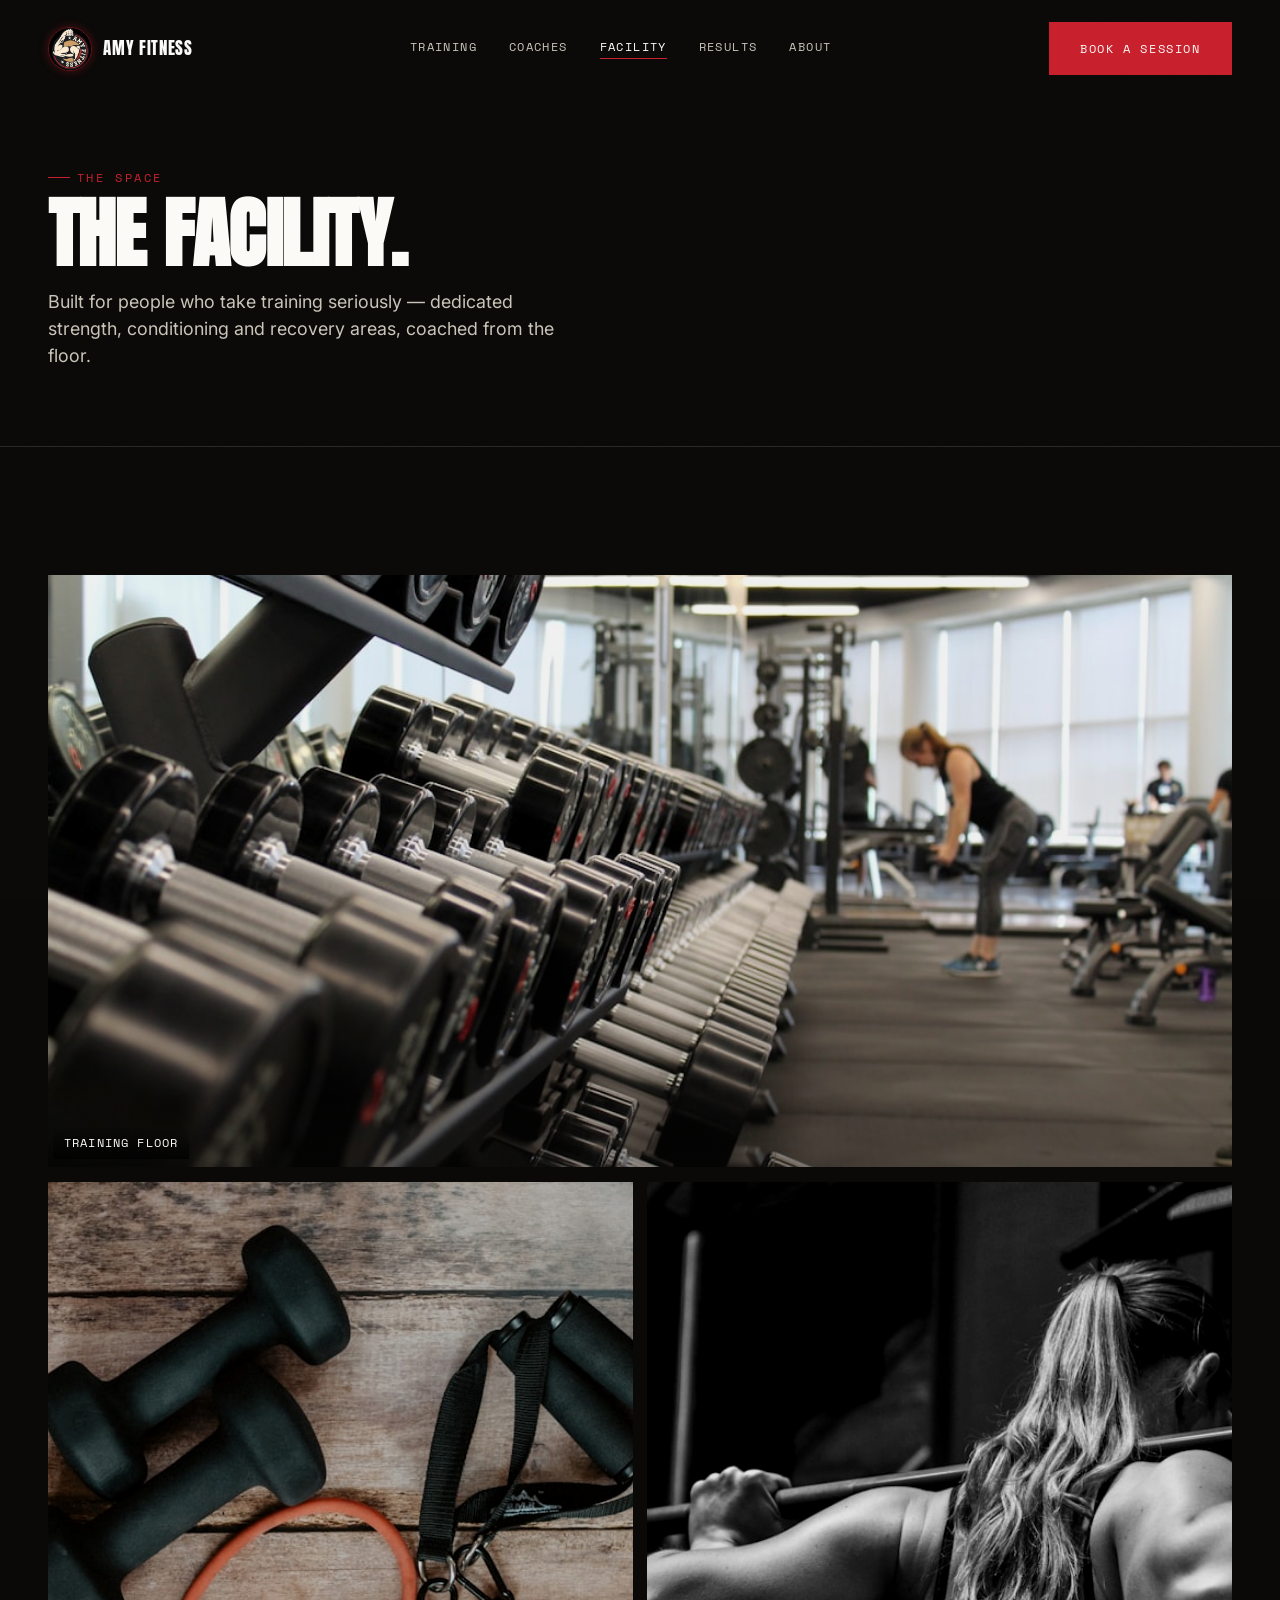
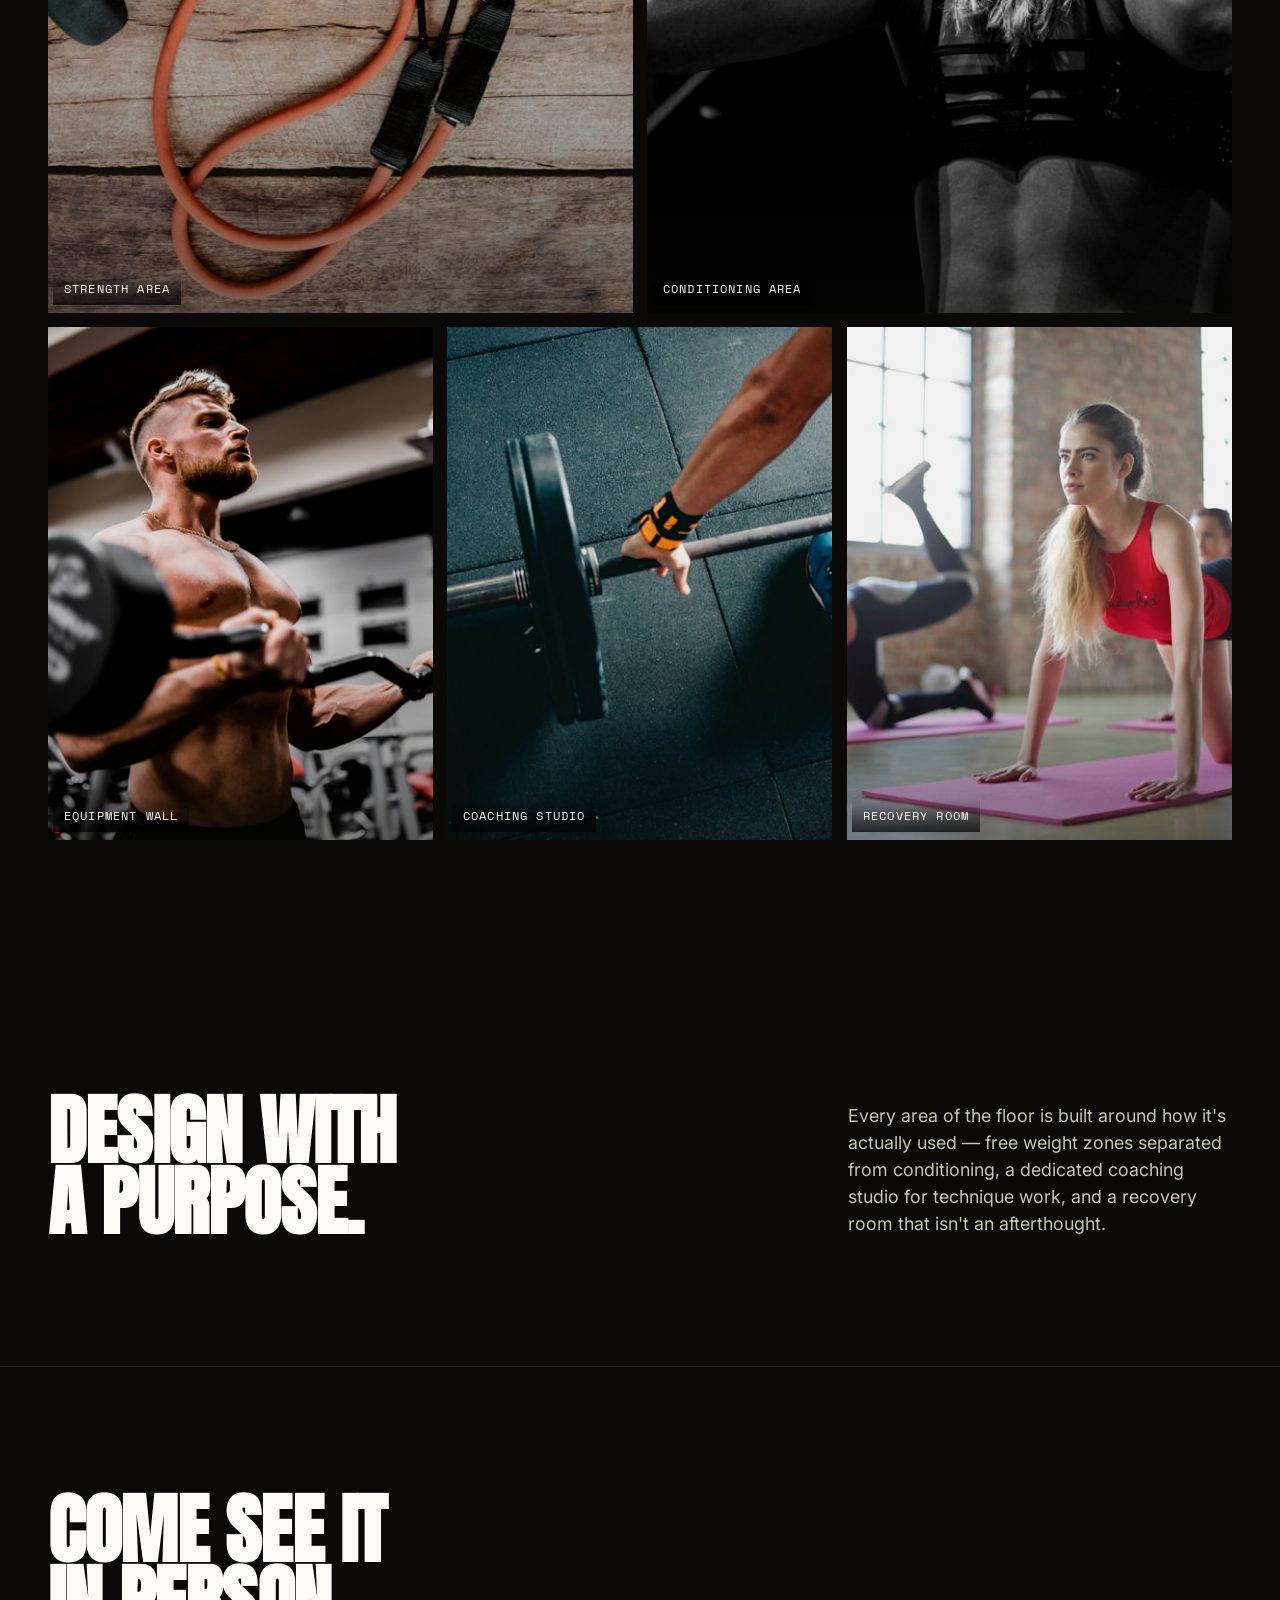
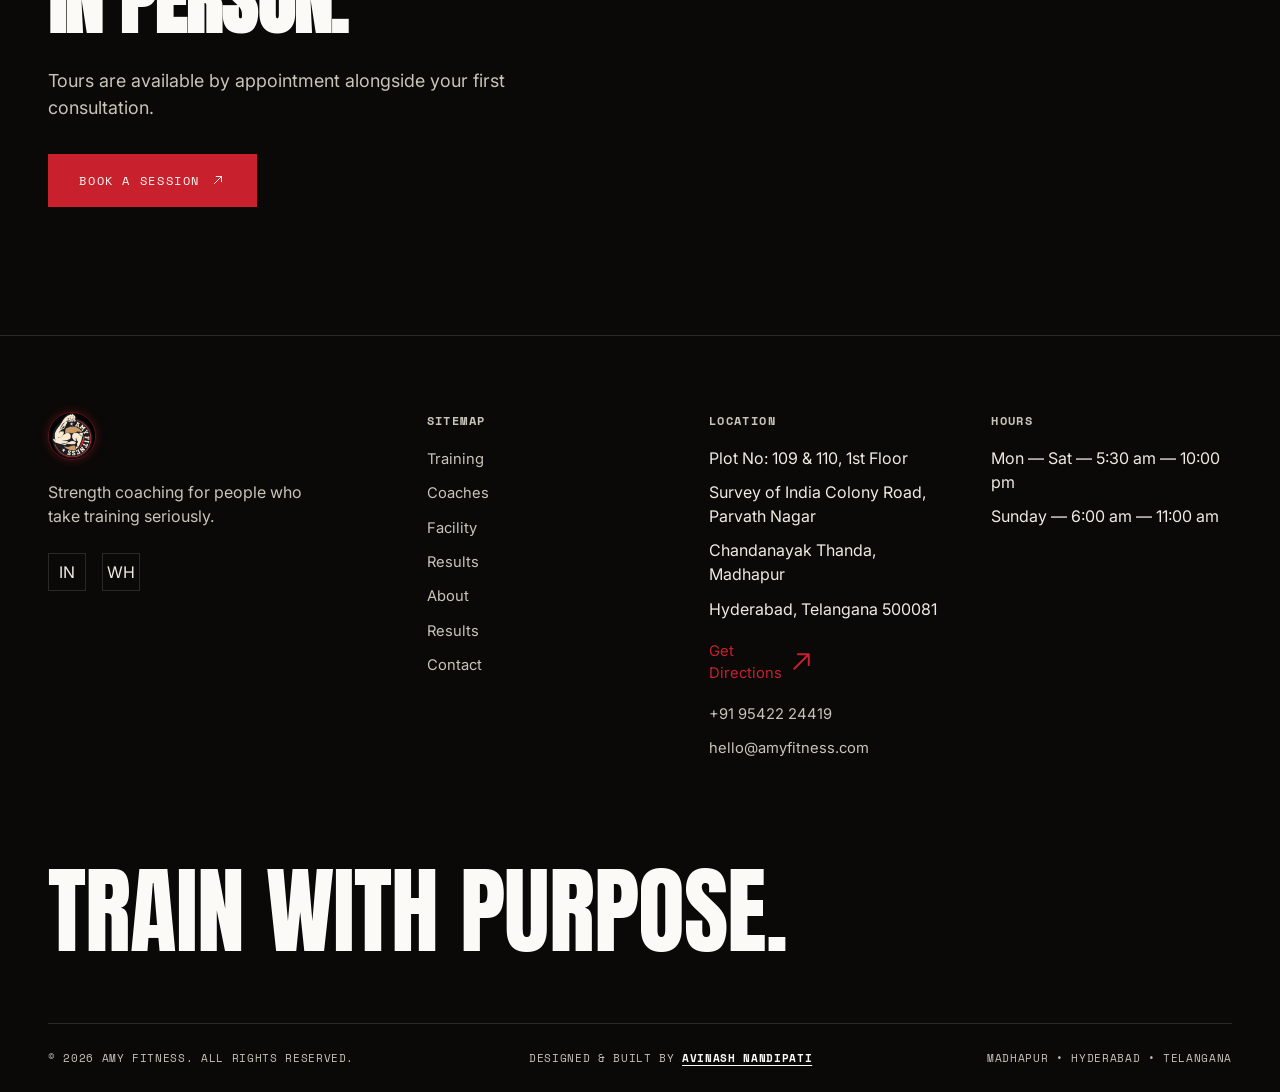
<file: facility.html>
<!DOCTYPE html>
<html lang="en">
<head>
<meta charset="UTF-8" />
<meta name="viewport" content="width=device-width, initial-scale=1.0" />
<title>Facility — Amy Fitness</title>
<meta name="description" content="An inside look at the Amy Fitness training floor, strength and conditioning areas, and coaching environment." />
<meta name="theme-color" content="#0a0908" />
<link rel="icon" href="images/logo.png" type="image/png" />
<link rel="preconnect" href="https://fonts.googleapis.com" />
<link rel="preconnect" href="https://fonts.gstatic.com" crossorigin />
<link href="https://fonts.googleapis.com/css2?family=Anton&family=Inter:wght@400;500;600&family=Space+Mono:wght@400;700&display=swap" rel="stylesheet" />
<link rel="stylesheet" href="css/tokens.css" />
<link rel="stylesheet" href="css/style.css" />
</head>
<body data-page="facility.html">
<a href="#main" class="skip-link">Skip to content</a>
<header class="nav" id="site-nav"></header>
<div class="mobile-menu" id="mobile-menu"></div>

<main id="main">
  <section class="page-hero wrap">
    <p class="eyebrow reveal">The Space</p>
    <h1 class="display reveal reveal-delay-1">The Facility.</h1>
    <p class="lede reveal reveal-delay-2" style="margin-top:1.2rem;">Built for people who take training seriously — dedicated strength, conditioning and recovery areas, coached from the floor.</p>
  </section>

  <section class="section wrap">
    <div class="facility-gallery" id="facility-mount"></div>
  </section>

  <section class="section wrap">
    <div class="statement-grid">
      <h2 class="display statement-head reveal">Design With<br />A Purpose.</h2>
      <div class="statement-aside reveal reveal-delay-2">
        <p class="lede">Every area of the floor is built around how it's actually used — free weight zones separated from conditioning, a dedicated coaching studio for technique work, and a recovery room that isn't an afterthought.</p>
      </div>
    </div>
  </section>

  <section class="section wrap cta-section" style="border-top:1px solid var(--line);">
    <div class="cta-inner reveal">
      <h2 class="display cta-headline">Come See It<br />In Person.</h2>
      <p class="lede">Tours are available by appointment alongside your first consultation.</p>
      <div class="cta-actions">
        <a href="contact.html" class="btn btn-primary">Book a Session<svg viewBox="0 0 24 24" width="14" height="14" fill="none" aria-hidden="true"><path d="M6 18L18 6M18 6H9M18 6V15" stroke="currentColor" stroke-width="1.6" stroke-linecap="round" stroke-linejoin="round"/></svg></a>
      </div>
    </div>
  </section>
</main>

<footer class="footer" id="site-footer"></footer>

<script src="js/data.js"></script>
<script src="js/components.js"></script>
<script src="js/main.js"></script>
<script>
  AmyFitness.renderFacility("#facility-mount");
</script>
</body>
</html>
</file>
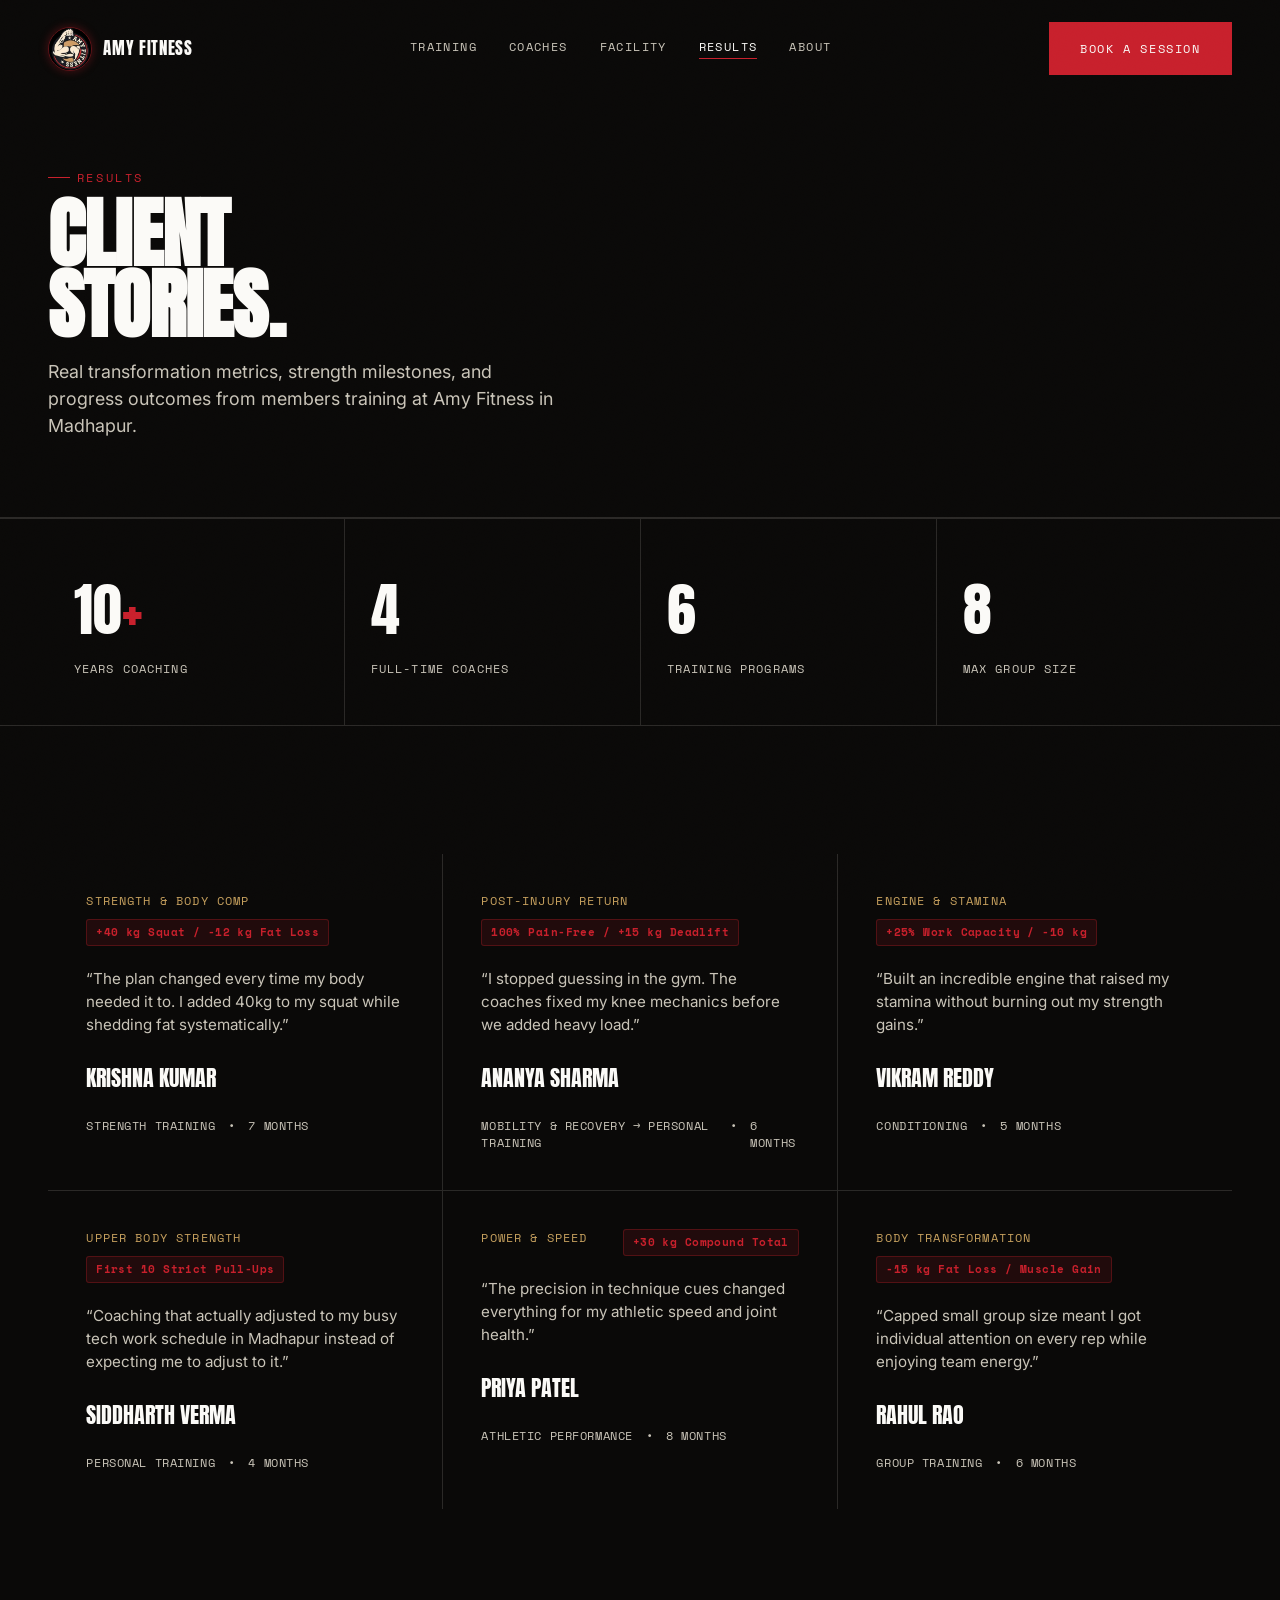
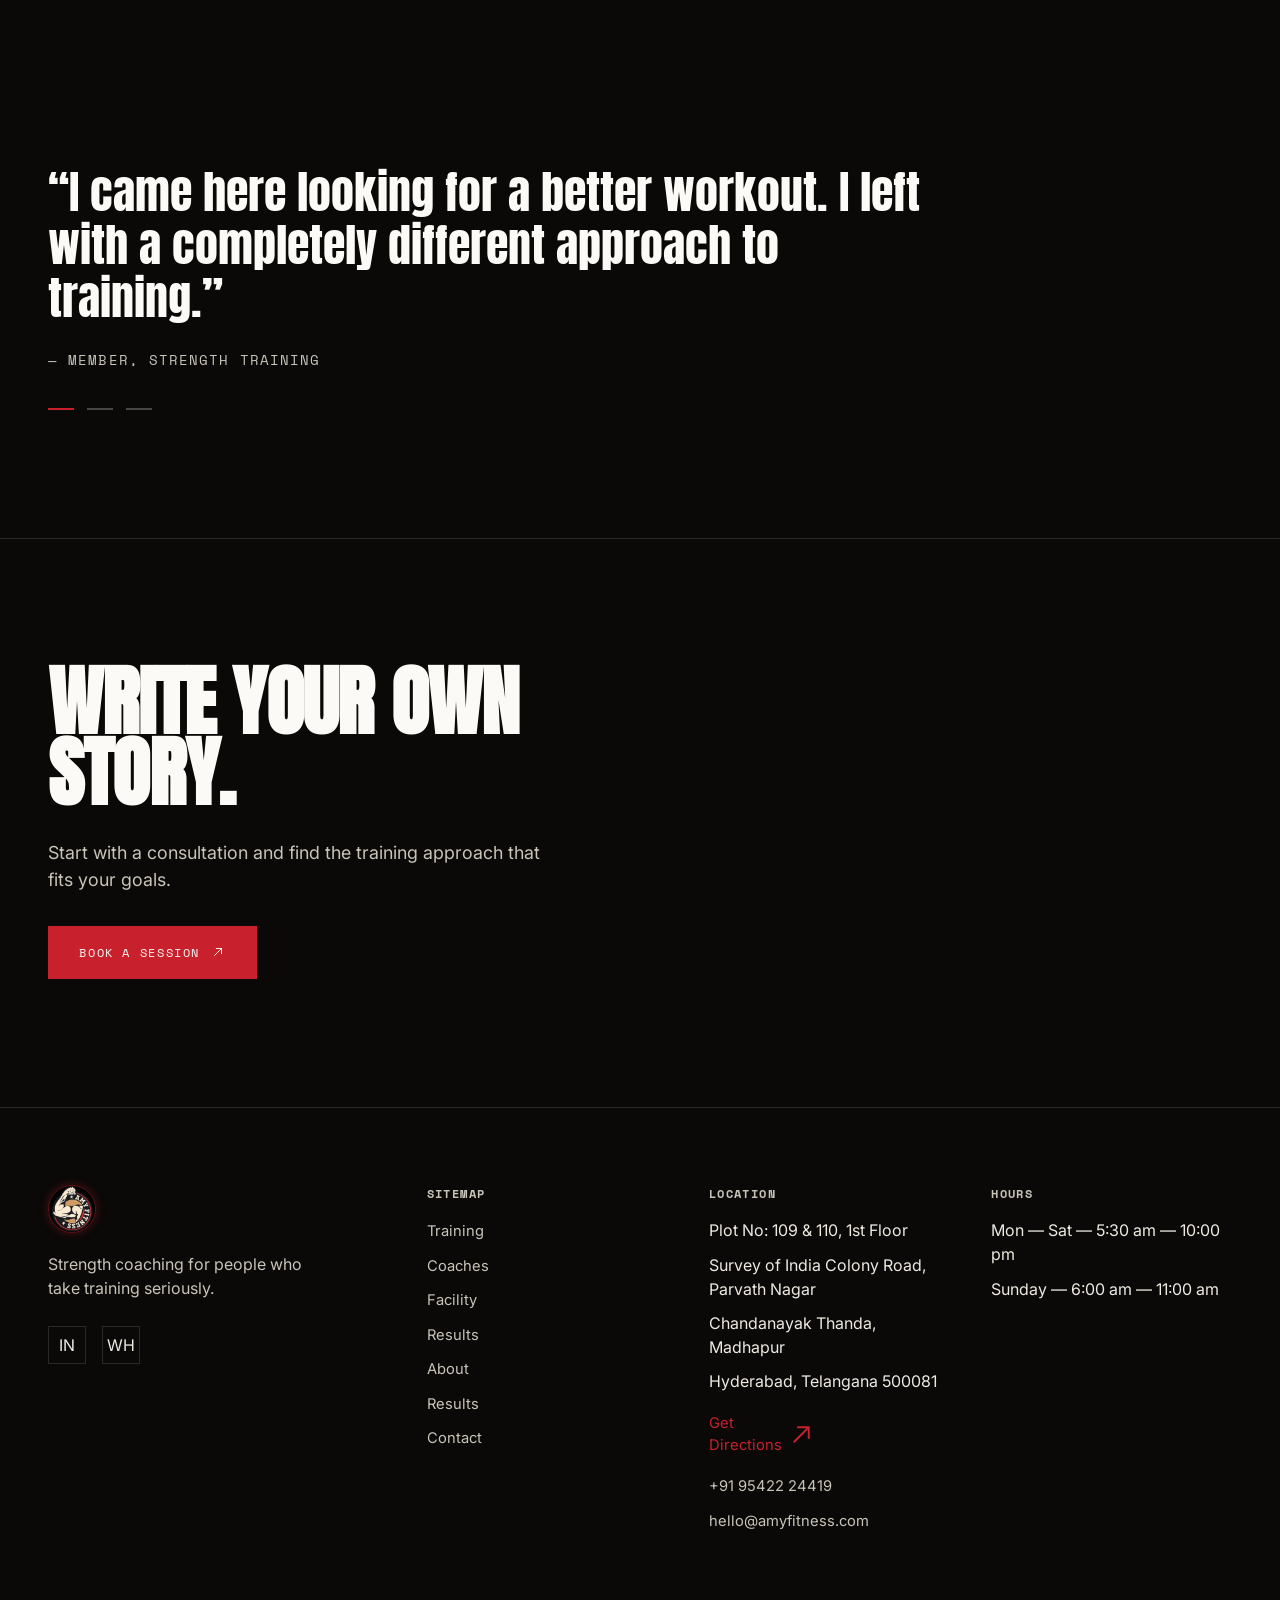
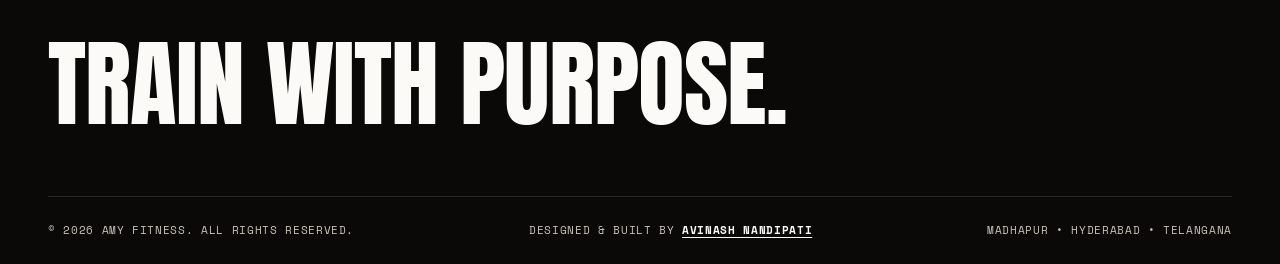
<file: results.html>
<!DOCTYPE html>
<html lang="en">
<head>
<meta charset="UTF-8" />
<meta name="viewport" content="width=device-width, initial-scale=1.0" />
<title>Results — Amy Fitness</title>
<meta name="description" content="Client stories and outcomes from Amy Fitness coaching programs." />
<meta name="theme-color" content="#0a0908" />
<link rel="icon" href="images/logo.png" type="image/png" />
<link rel="preconnect" href="https://fonts.googleapis.com" />
<link rel="preconnect" href="https://fonts.gstatic.com" crossorigin />
<link href="https://fonts.googleapis.com/css2?family=Anton&family=Inter:wght@400;500;600&family=Space+Mono:wght@400;700&display=swap" rel="stylesheet" />
<link rel="stylesheet" href="css/tokens.css" />
<link rel="stylesheet" href="css/style.css" />
</head>
<body data-page="results.html">
<a href="#main" class="skip-link">Skip to content</a>
<header class="nav" id="site-nav"></header>
<div class="mobile-menu" id="mobile-menu"></div>

<main id="main">
  <section class="page-hero wrap">
    <p class="eyebrow reveal">Results</p>
    <h1 class="display reveal reveal-delay-1">Client<br />Stories.</h1>
    <p class="lede reveal reveal-delay-2" style="margin-top:1.2rem;">Real transformation metrics, strength milestones, and progress outcomes from members training at Amy Fitness in Madhapur.</p>
  </section>

  <section class="stats-strip">
    <div class="wrap stats-grid" id="stats-mount"></div>
  </section>

  <section class="section wrap">
    <div class="results-grid" id="results-mount"></div>
  </section>

  <section class="section wrap">
    <div class="testimonial-block reveal" id="testimonial-mount" style="max-width:900px;"></div>
  </section>

  <section class="section wrap cta-section" style="border-top:1px solid var(--line);">
    <div class="cta-inner reveal">
      <h2 class="display cta-headline">Write Your Own<br />Story.</h2>
      <p class="lede">Start with a consultation and find the training approach that fits your goals.</p>
      <div class="cta-actions">
        <a href="contact.html" class="btn btn-primary">Book a Session<svg viewBox="0 0 24 24" width="14" height="14" fill="none" aria-hidden="true"><path d="M6 18L18 6M18 6H9M18 6V15" stroke="currentColor" stroke-width="1.6" stroke-linecap="round" stroke-linejoin="round"/></svg></a>
      </div>
    </div>
  </section>
</main>

<footer class="footer" id="site-footer"></footer>

<script src="js/data.js"></script>
<script src="js/components.js"></script>
<script src="js/main.js"></script>
<script>
  AmyFitness.renderStats("#stats-mount");
  AmyFitness.renderResults("#results-mount");
  AmyFitness.renderTestimonials("#testimonial-mount");
</script>
</body>
</html>
</file>
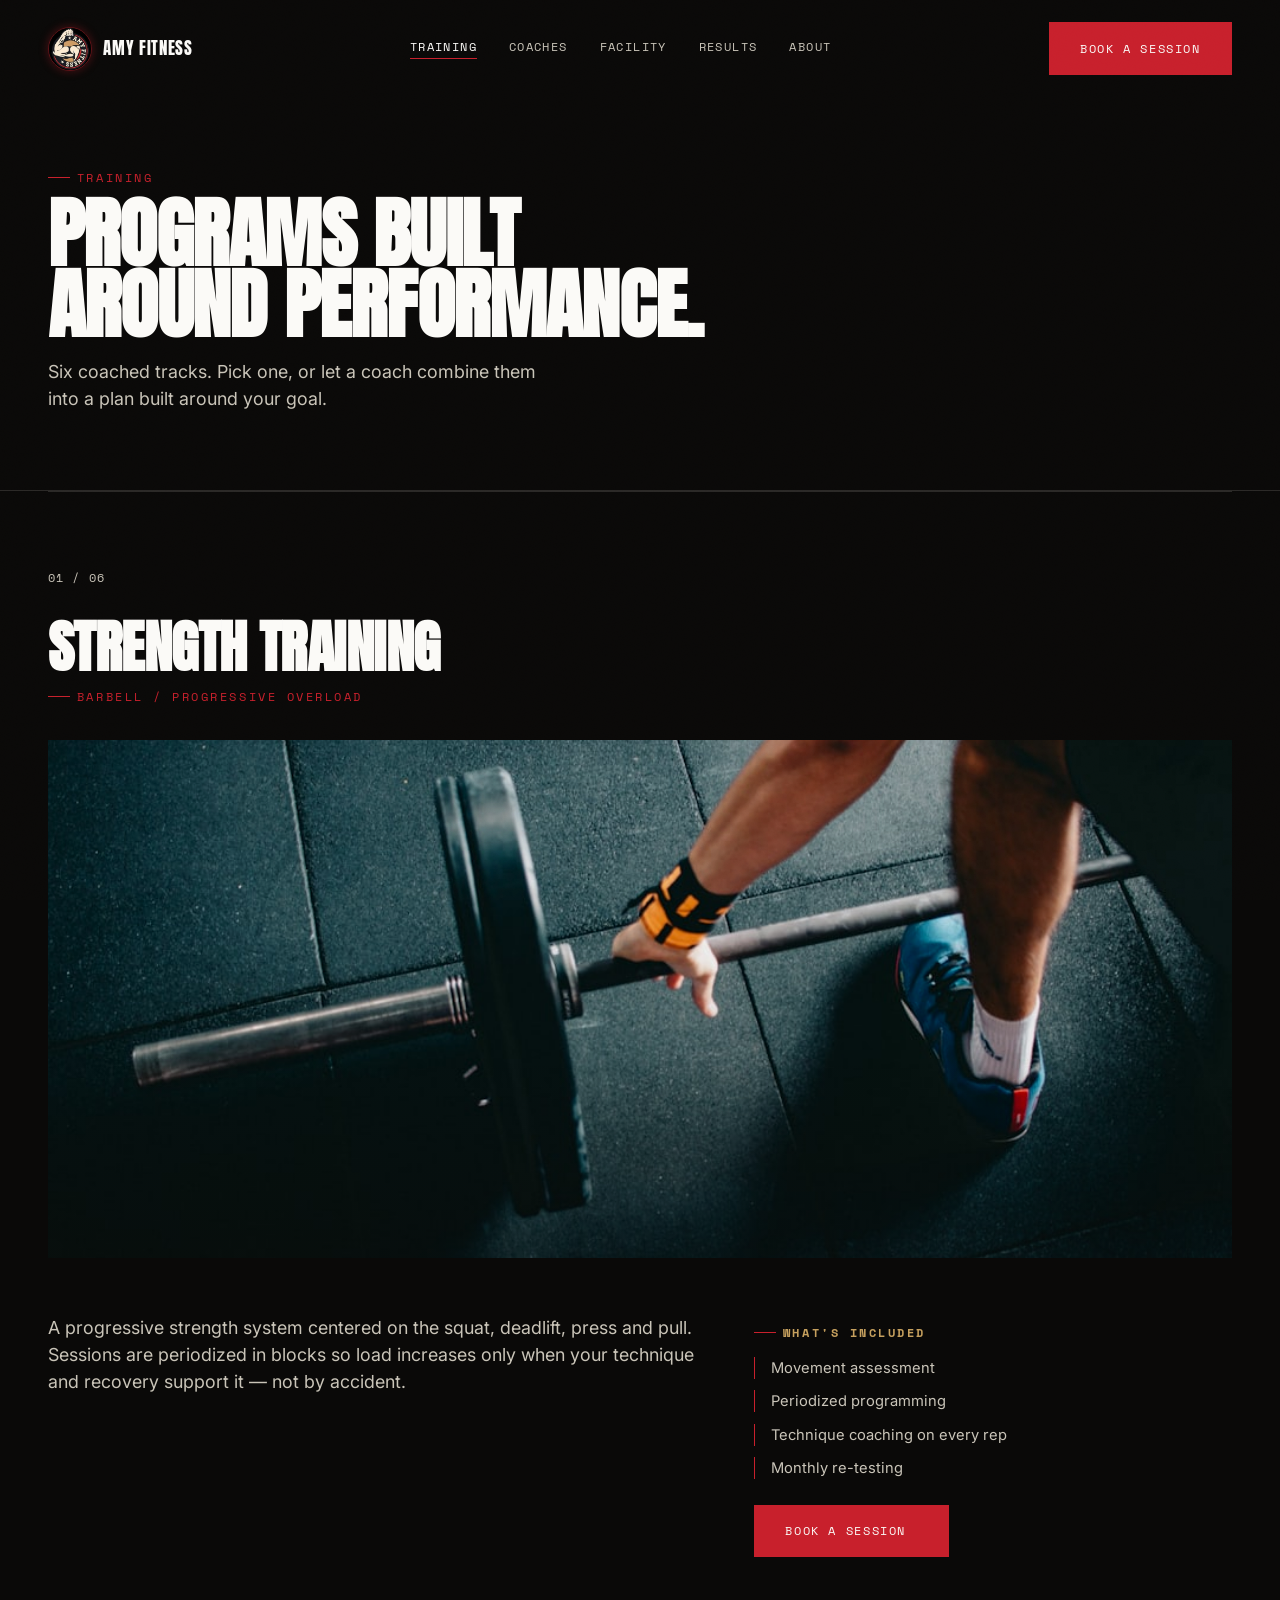
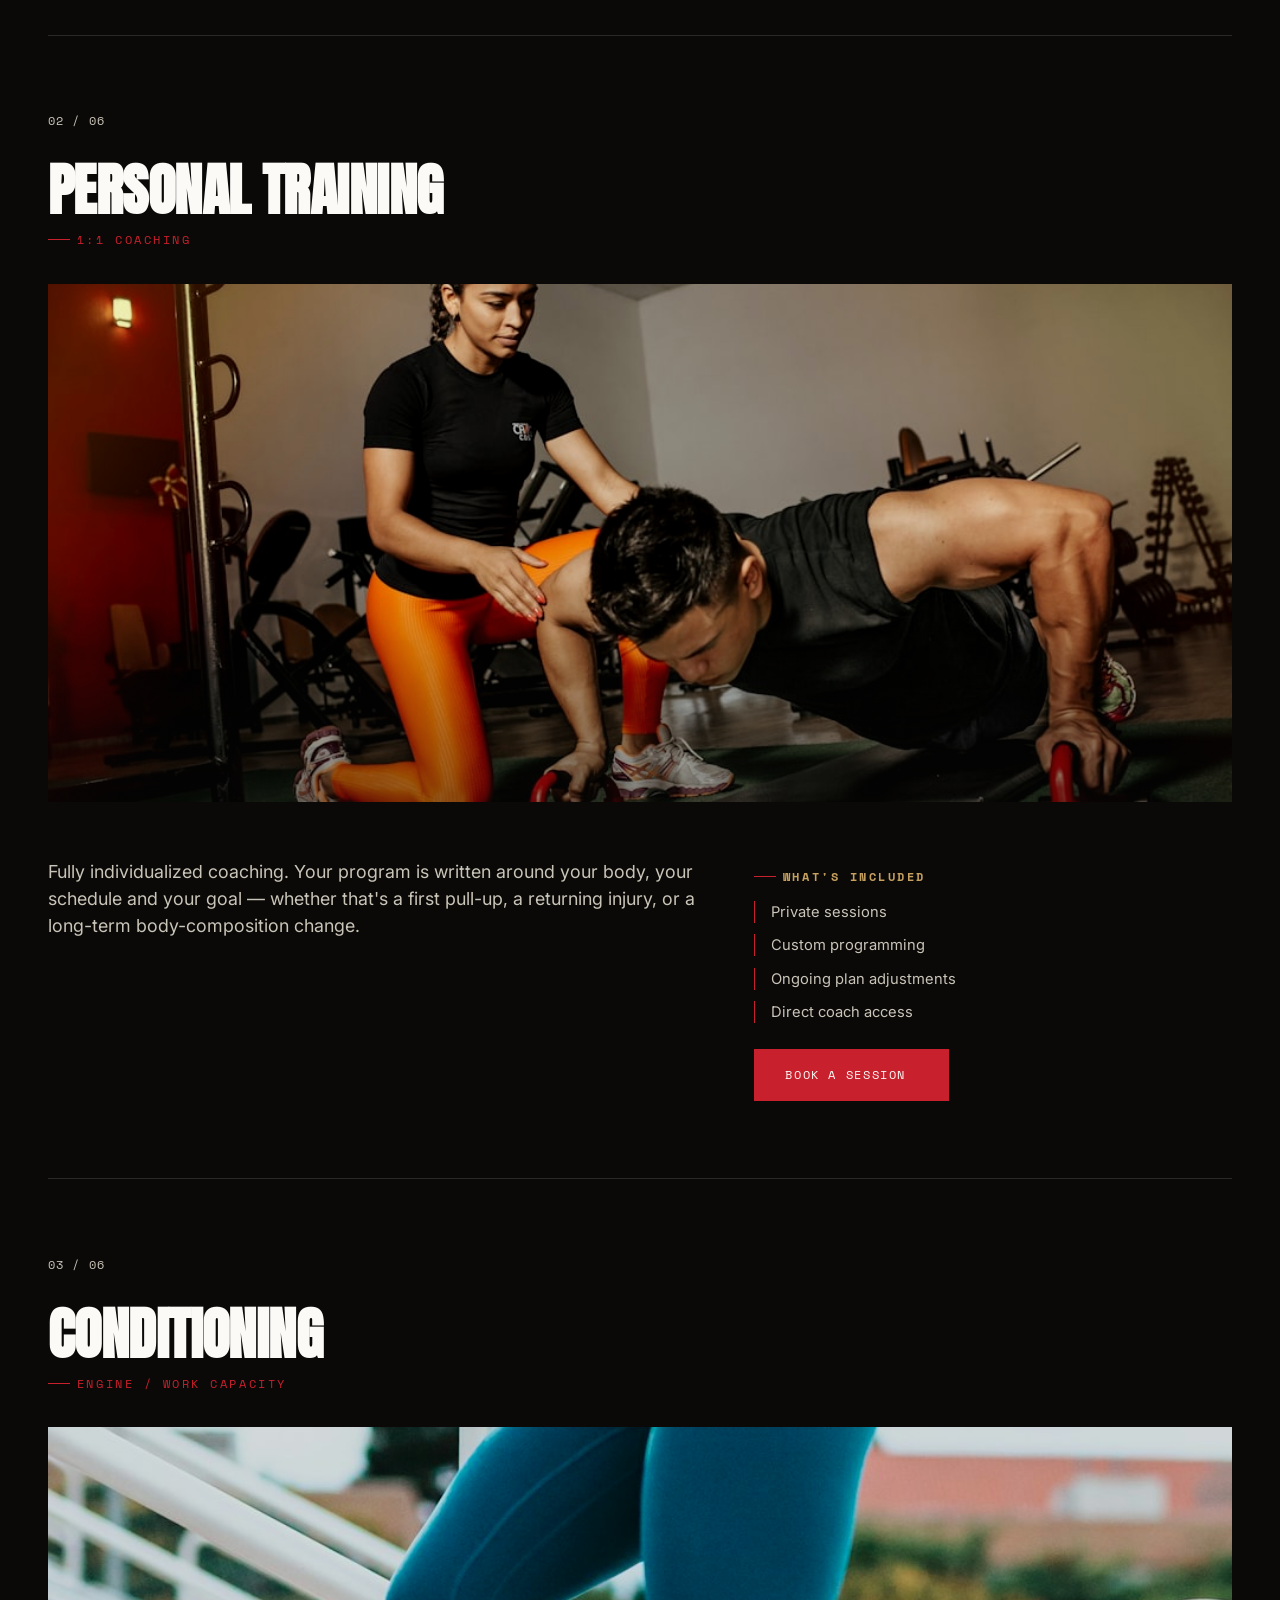
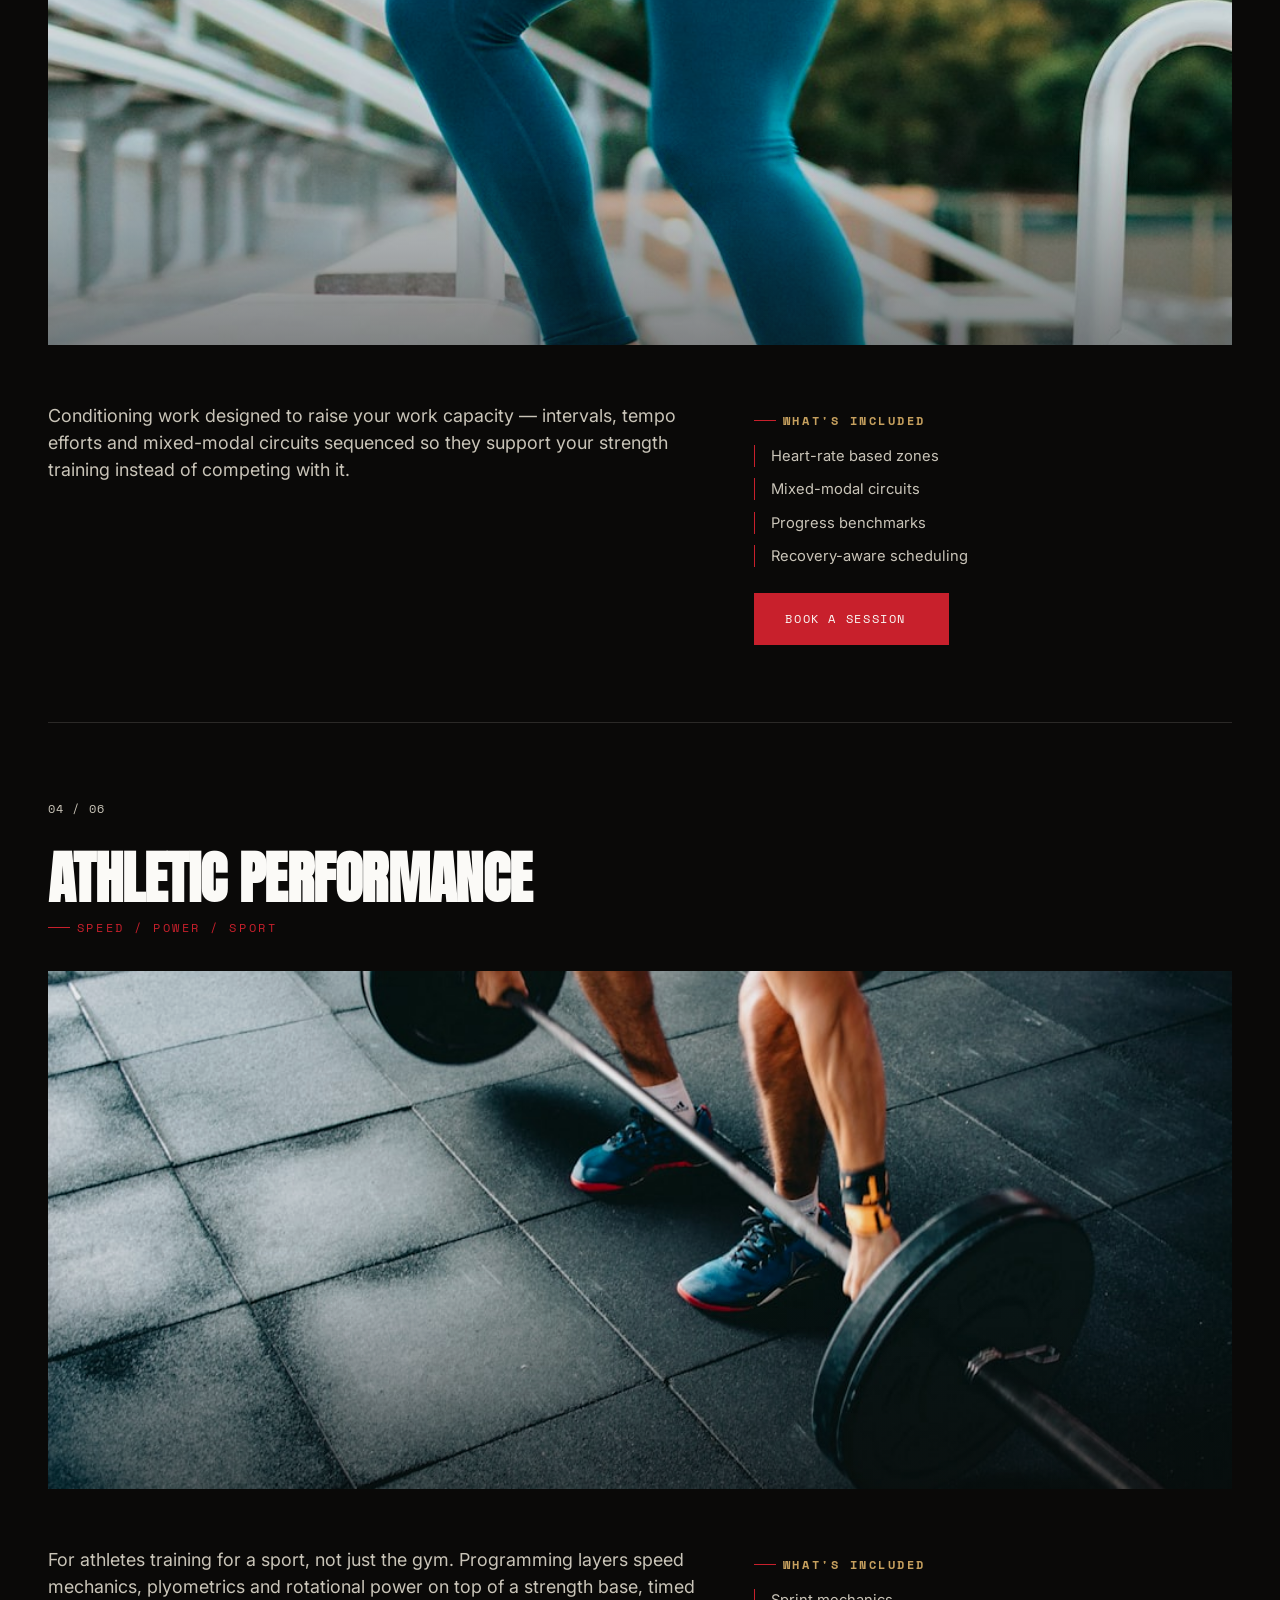
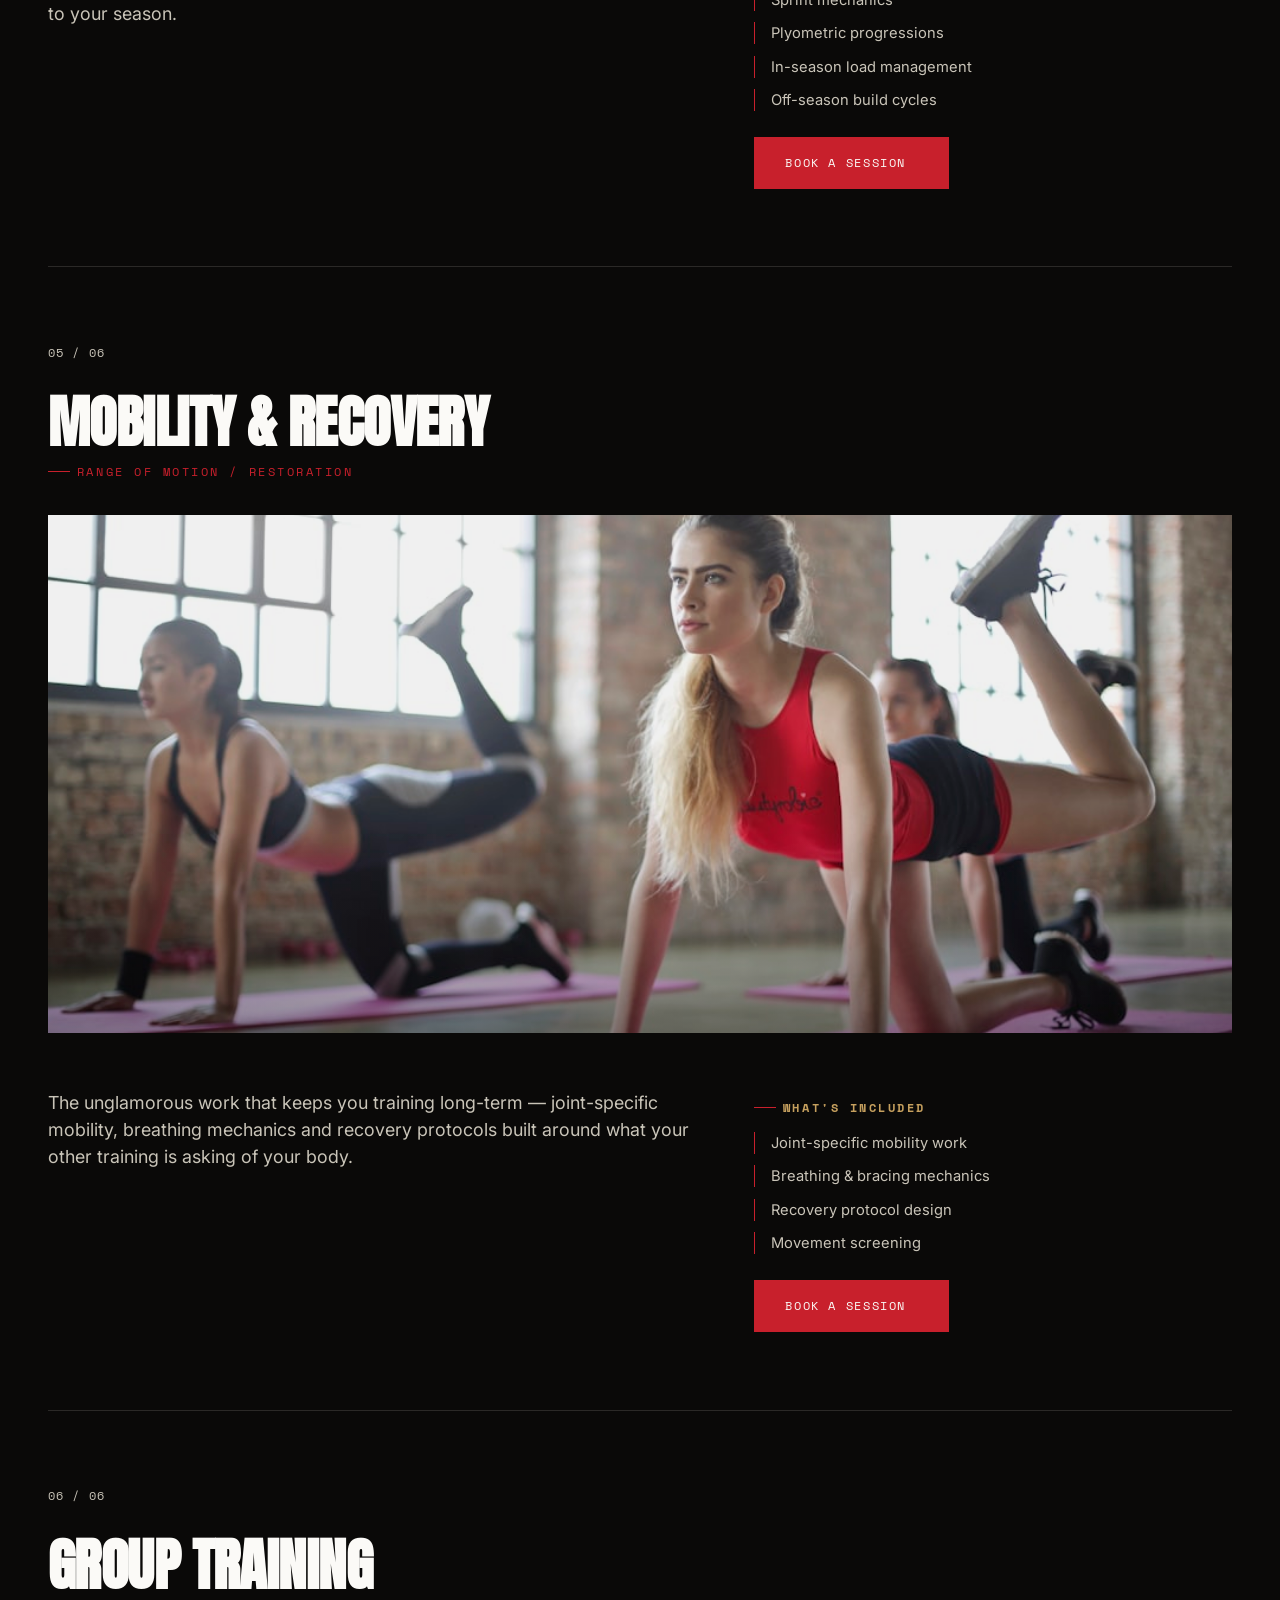
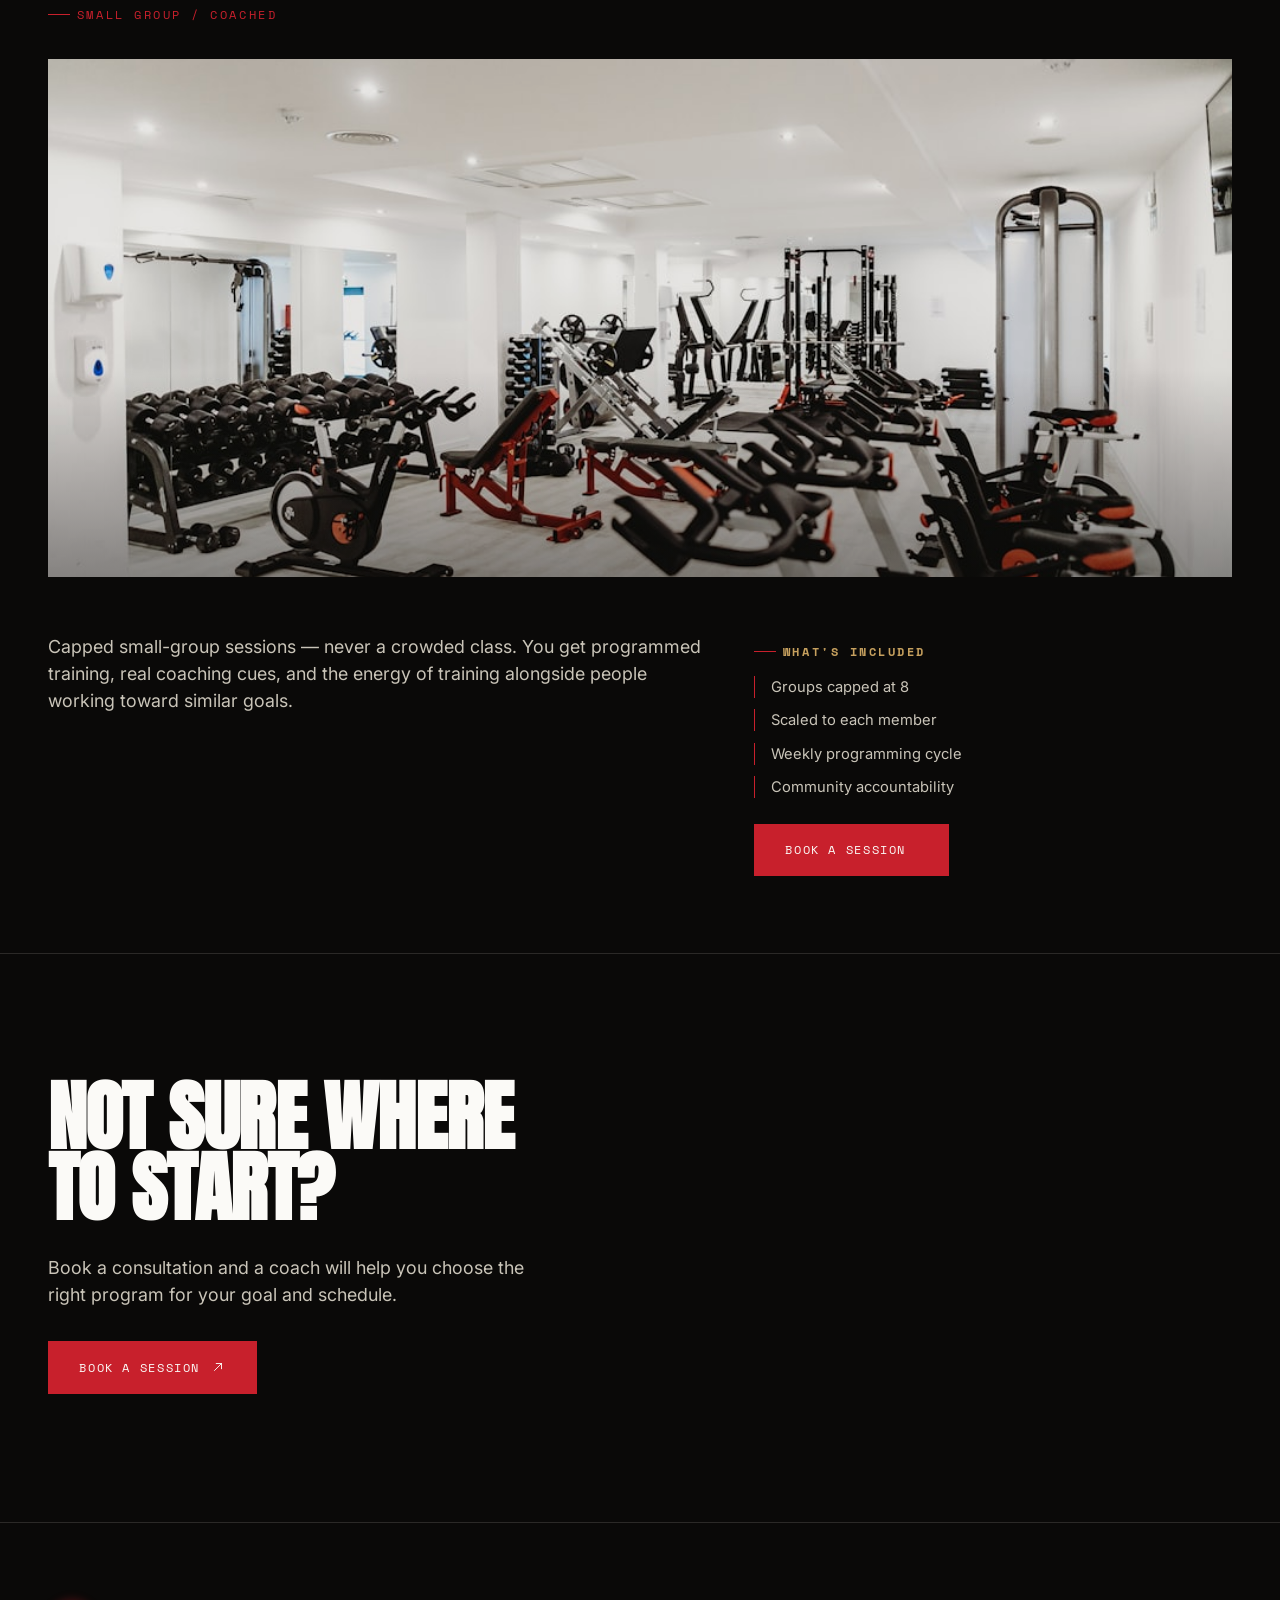
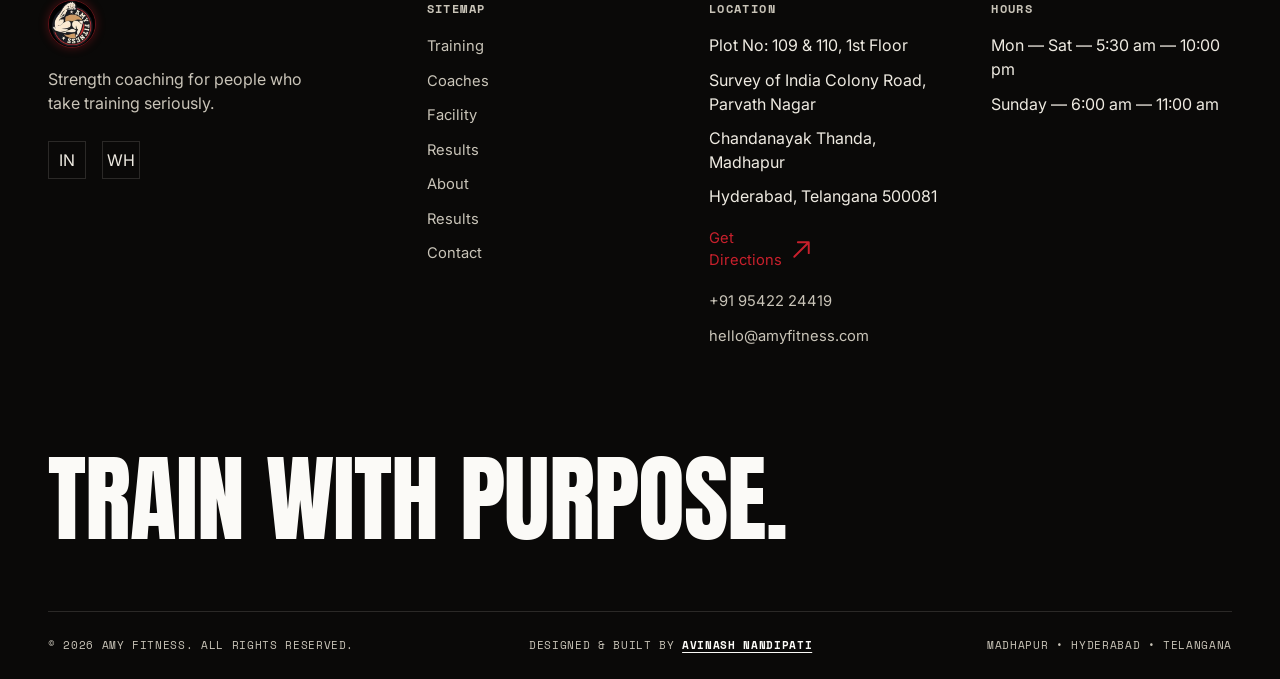
<file: training.html>
<!DOCTYPE html>
<html lang="en">
<head>
<meta charset="UTF-8" />
<meta name="viewport" content="width=device-width, initial-scale=1.0" />
<title>Training Programs — Amy Fitness</title>
<meta name="description" content="Six coached training programs — strength, personal training, conditioning, athletic performance, mobility & recovery, and group training." />
<meta name="theme-color" content="#0a0908" />
<link rel="icon" href="images/logo.png" type="image/png" />
<link rel="preconnect" href="https://fonts.googleapis.com" />
<link rel="preconnect" href="https://fonts.gstatic.com" crossorigin />
<link href="https://fonts.googleapis.com/css2?family=Anton&family=Inter:wght@400;500;600&family=Space+Mono:wght@400;700&display=swap" rel="stylesheet" />
<link rel="stylesheet" href="css/tokens.css" />
<link rel="stylesheet" href="css/style.css" />
</head>
<body data-page="training.html">
<a href="#main" class="skip-link">Skip to content</a>
<header class="nav" id="site-nav"></header>
<div class="mobile-menu" id="mobile-menu"></div>

<main id="main">
  <section class="page-hero wrap">
    <p class="eyebrow reveal">Training</p>
    <h1 class="display reveal reveal-delay-1">Programs Built<br />Around Performance.</h1>
    <p class="lede reveal reveal-delay-2" style="margin-top:1.2rem;">Six coached tracks. Pick one, or let a coach combine them into a plan built around your goal.</p>
  </section>

  <section class="wrap" id="program-detail-list"></section>

  <section class="section wrap cta-section" style="border-top:1px solid var(--line);">
    <div class="cta-inner reveal">
      <h2 class="display cta-headline">Not Sure Where<br />To Start?</h2>
      <p class="lede">Book a consultation and a coach will help you choose the right program for your goal and schedule.</p>
      <div class="cta-actions">
        <a href="contact.html" class="btn btn-primary">Book a Session<svg viewBox="0 0 24 24" width="14" height="14" fill="none" aria-hidden="true"><path d="M6 18L18 6M18 6H9M18 6V15" stroke="currentColor" stroke-width="1.6" stroke-linecap="round" stroke-linejoin="round"/></svg></a>
      </div>
    </div>
  </section>
</main>

<footer class="footer" id="site-footer"></footer>

<script src="js/data.js"></script>
<script src="js/components.js"></script>
<script src="js/main.js"></script>
<script>
  AmyFitness.renderProgramDetail();
</script>
</body>
</html>
</file>
<file: css/tokens.css>
/* ==========================================================================
   AMY FITNESS — DESIGN TOKENS
   Palette derived from brand mark: black field, signal red, bone off-white,
   and the tan/gold of the armband used as a rare tertiary accent.
   ========================================================================== */

:root {
  /* Color */
  --black: #0a0908;
  --charcoal: #171614;
  --charcoal-2: #201f1c;
  --bone: #eeeae1;
  --bone-dim: #c9c4b8;
  --white: #fbfaf7;
  --red: #c8202c;
  --red-dim: #7a1219;
  --gold: #c6a05e;
  --line: rgba(238, 234, 225, 0.14);
  --line-strong: rgba(238, 234, 225, 0.28);

  /* Type */
  --font-display: "Anton", "Arial Narrow", sans-serif;
  --font-body: "Inter", -apple-system, sans-serif;
  --font-mono: "Space Mono", "Courier New", monospace;

  /* Scale (fluid) */
  --fs-hero: clamp(3.6rem, 11vw, 10rem);
  --fs-h1: clamp(2.6rem, 6vw, 5.6rem);
  --fs-h2: clamp(2rem, 4.4vw, 3.6rem);
  --fs-h3: clamp(1.4rem, 2.4vw, 1.9rem);
  --fs-body-lg: clamp(1.05rem, 1.4vw, 1.3rem);
  --fs-body: 1rem;
  --fs-small: 0.85rem;
  --fs-micro: 0.72rem;

  /* Spacing */
  --gutter: clamp(1.25rem, 4vw, 3rem);
  --section-y: clamp(5rem, 10vw, 9rem);

  /* Motion */
  --ease: cubic-bezier(0.16, 1, 0.3, 1);
  --ease-soft: cubic-bezier(0.4, 0, 0.2, 1);
  --dur-fast: 0.28s;
  --dur-med: 0.6s;
  --dur-slow: 1.1s;

  /* Layout */
  --maxw: 1440px;
  --radius: 2px;
}

@media (prefers-reduced-motion: reduce) {
  *, *::before, *::after {
    animation-duration: 0.001ms !important;
    animation-iteration-count: 1 !important;
    transition-duration: 0.001ms !important;
    scroll-behavior: auto !important;
  }
}
</file>
<file: css/style.css>
/* ==========================================================================
   AMY FITNESS — CORE STYLESHEET
   ========================================================================== */

*, *::before, *::after { box-sizing: border-box; }
html { scroll-behavior: smooth; }
body {
  margin: 0;
  background: var(--black);
  color: var(--bone);
  font-family: var(--font-body);
  font-size: var(--fs-body);
  line-height: 1.5;
  -webkit-font-smoothing: antialiased;
  overflow-x: hidden;
}
img { max-width: 100%; display: block; }
a { color: inherit; text-decoration: none; }
button { font: inherit; color: inherit; background: none; border: none; cursor: pointer; }
ul { list-style: none; margin: 0; padding: 0; }
h1, h2, h3, h4, p { margin: 0; }

:focus-visible {
  outline: 2px solid var(--red);
  outline-offset: 3px;
}

/* grain overlay */
body::before {
  content: "";
  position: fixed;
  inset: 0;
  pointer-events: none;
  z-index: 999;
  opacity: 0.035;
  mix-blend-mode: overlay;
  background-image: url("data:image/svg+xml,%3Csvg xmlns='http://www.w3.org/2000/svg' width='90' height='90'%3E%3Cfilter id='n'%3E%3CfeTurbulence type='fractalNoise' baseFrequency='0.9' numOctaves='2' stitchTiles='stitch'/%3E%3C/filter%3E%3Crect width='100%25' height='100%25' filter='url(%23n)'/%3E%3C/svg%3E");
}

/* ---------- Layout helpers ---------- */
.wrap {
  max-width: var(--maxw);
  margin: 0 auto;
  padding-left: var(--gutter);
  padding-right: var(--gutter);
}
.section { padding-top: var(--section-y); padding-bottom: var(--section-y); position: relative; }
.grid-12 {
  display: grid;
  grid-template-columns: repeat(12, 1fr);
  gap: clamp(1rem, 2vw, 1.75rem);
}
/* Below tablet, asymmetric column spans set via inline style collapse to
   a single stacked column instead of squeezing into 12 narrow tracks. */
@media (max-width: 760px) {
  .grid-12 > [style*="grid-column"] {
    grid-column: 1 / -1 !important;
  }
}

/* ---------- Type ---------- */
.display {
  font-family: var(--font-display);
  text-transform: uppercase;
  line-height: 0.92;
  letter-spacing: -0.01em;
  color: var(--white);
}
.eyebrow {
  font-family: var(--font-mono);
  font-size: var(--fs-micro);
  letter-spacing: 0.22em;
  text-transform: uppercase;
  color: var(--red);
  display: inline-flex;
  align-items: center;
  gap: 0.6em;
}
.eyebrow::before {
  content: "";
  width: 22px;
  height: 1px;
  background: var(--red);
  display: inline-block;
}
.eyebrow.on-dark { color: var(--gold); }
.lede {
  font-size: var(--fs-body-lg);
  color: var(--bone-dim);
  font-weight: 400;
  max-width: 46ch;
}
.section-num {
  font-family: var(--font-mono);
  font-size: var(--fs-micro);
  color: var(--bone-dim);
  letter-spacing: 0.1em;
}

/* ---------- Buttons ---------- */
.btn {
  display: inline-flex;
  align-items: center;
  gap: 0.7rem;
  font-family: var(--font-mono);
  font-size: var(--fs-micro);
  letter-spacing: 0.14em;
  text-transform: uppercase;
  padding: 1.05rem 1.9rem;
  border: 1px solid var(--line-strong);
  transition: background var(--dur-fast) var(--ease-soft), color var(--dur-fast) var(--ease-soft), border-color var(--dur-fast) var(--ease-soft);
  white-space: nowrap;
  min-height: 48px;
}
.btn-primary { background: var(--red); border-color: var(--red); color: var(--white); }
.btn-primary:hover { background: var(--white); border-color: var(--white); color: var(--black); }
.btn-ghost { background: transparent; color: var(--bone); }
.btn-ghost:hover { border-color: var(--white); color: var(--white); }
.btn-ghost.on-dark:hover { background: var(--white); color: var(--black); }
.btn .arrow { transition: transform var(--dur-fast) var(--ease-soft); }
.btn:hover .arrow { transform: translateX(4px); }

/* ---------- Nav ---------- */
.nav {
  position: fixed;
  top: 0; left: 0; right: 0;
  z-index: 200;
  padding: 1.4rem var(--gutter);
  display: flex;
  align-items: center;
  justify-content: space-between;
  transition: background var(--dur-med) var(--ease-soft), padding var(--dur-med) var(--ease-soft), border-color var(--dur-med) var(--ease-soft);
  border-bottom: 1px solid transparent;
}
.nav.scrolled {
  background: rgba(10, 9, 8, 0.86);
  backdrop-filter: blur(10px);
  border-bottom-color: var(--line);
  padding-top: 0.9rem;
  padding-bottom: 0.9rem;
}
.nav-logo { display: flex; align-items: center; gap: 0.7rem; }
.nav-logo img, .footer-brand img {
  height: 44px;
  width: 44px;
  border-radius: 50%;
  object-fit: cover;
  border: 1px solid rgba(200, 32, 44, 0.45);
  box-shadow: 0 0 10px rgba(200, 32, 44, 0.35);
  transition: transform var(--dur-fast) var(--ease-soft), box-shadow var(--dur-fast) var(--ease-soft);
}
.nav-logo:hover img {
  transform: scale(1.08);
  box-shadow: 0 0 16px rgba(200, 32, 44, 0.65);
}
.nav-logo-word { font-family: var(--font-display); font-size: 1.05rem; letter-spacing: 0.04em; color: var(--white); }
.nav-links { display: flex; gap: clamp(1.2rem, 2.5vw, 2.4rem); }
.nav-links a {
  font-family: var(--font-mono);
  font-size: var(--fs-micro);
  letter-spacing: 0.12em;
  text-transform: uppercase;
  color: var(--bone-dim);
  position: relative;
  padding-bottom: 4px;
}
.nav-links a::after {
  content: "";
  position: absolute;
  left: 0; bottom: 0;
  width: 0; height: 1px;
  background: var(--red);
  transition: width var(--dur-fast) var(--ease-soft);
}
.nav-links a:hover, .nav-links a[aria-current="page"] { color: var(--white); }
.nav-links a:hover::after, .nav-links a[aria-current="page"]::after { width: 100%; }
.nav-right { display: flex; align-items: center; gap: 1.5rem; }
.nav-cta { display: none; }
@media (min-width: 900px) { .nav-cta { display: inline-flex; } }
.nav-links { display: none; }
@media (min-width: 900px) { .nav-links { display: flex; } }

.menu-toggle {
  display: flex;
  flex-direction: column;
  gap: 5px;
  padding: 10px;
  min-width: 44px;
  min-height: 44px;
  align-items: center;
  justify-content: center;
}
@media (min-width: 900px) { .menu-toggle { display: none; } }
.menu-toggle span { width: 22px; height: 1.5px; background: var(--white); transition: transform var(--dur-fast) var(--ease-soft), opacity var(--dur-fast); }
.menu-toggle[aria-expanded="true"] span:nth-child(1) { transform: translateY(6.5px) rotate(45deg); }
.menu-toggle[aria-expanded="true"] span:nth-child(2) { opacity: 0; }
.menu-toggle[aria-expanded="true"] span:nth-child(3) { transform: translateY(-6.5px) rotate(-45deg); }

.mobile-menu {
  position: fixed;
  inset: 0;
  background: var(--black);
  z-index: 190;
  display: flex;
  flex-direction: column;
  justify-content: center;
  padding: var(--gutter);
  transform: translateY(-100%);
  transition: transform var(--dur-med) var(--ease);
}
.mobile-menu.open { transform: translateY(0); }
.mobile-menu ul { display: flex; flex-direction: column; gap: 0.4rem; }
.mobile-menu a {
  font-family: var(--font-display);
  font-size: clamp(2.2rem, 10vw, 3.4rem);
  text-transform: uppercase;
  color: var(--white);
  display: inline-block;
  padding: 0.35rem 0;
  border-bottom: 1px solid var(--line);
}
.mobile-menu .btn { margin-top: 2rem; align-self: flex-start; }

/* ---------- Hero ---------- */
.hero {
  min-height: 100svh;
  display: flex;
  align-items: flex-end;
  position: relative;
  padding-top: 7rem;
  overflow: hidden;
}
.hero-bg {
  position: absolute; inset: 0;
  background:
    linear-gradient(180deg, rgba(10,9,8,0.35) 0%, rgba(10,9,8,0.55) 55%, var(--black) 100%),
    radial-gradient(120% 90% at 78% 20%, rgba(200,32,44,0.16), transparent 55%),
    repeating-linear-gradient(115deg, #14110f 0 2px, #191510 2px 4px),
    linear-gradient(160deg, #1c1712 0%, #0c0a08 60%);
  z-index: -1;
}
.hero-bg .ph-label { bottom: 1.5rem; right: var(--gutter); }
.hero-inner { width: 100%; padding-bottom: clamp(2.5rem, 6vw, 5rem); }
.hero-grid { display: grid; grid-template-columns: 1fr; gap: 1.6rem; }
@media (min-width: 1024px) { .hero-grid { grid-template-columns: 7fr 5fr; align-items: end; } }
.hero-headline { font-size: var(--fs-hero); margin: 0.6rem 0 1.3rem; }
.hero-headline .line { display: block; overflow: hidden; }
.hero-headline .line span { display: block; transform: translateY(110%); }
.hero-side { display: flex; flex-direction: column; gap: 1.6rem; align-items: flex-start; }
@media (min-width: 1024px) { .hero-side { align-items: flex-start; padding-bottom: 0.6rem; } }
.hero-ctas { display: flex; flex-wrap: wrap; gap: 0.9rem; }
.hero-scroll {
  position: absolute; bottom: 1.6rem; left: var(--gutter);
  display: flex; align-items: center; gap: 0.6rem;
  font-family: var(--font-mono); font-size: var(--fs-micro);
  letter-spacing: 0.14em; color: var(--bone-dim); text-transform: uppercase;
}
.hero-scroll .bar { width: 1px; height: 34px; background: var(--line-strong); position: relative; overflow: hidden; }
.hero-scroll .bar::after {
  content: ""; position: absolute; top: -100%; left: 0; width: 100%; height: 100%;
  background: var(--red); animation: scrollbar 1.8s var(--ease-soft) infinite;
}
@keyframes scrollbar { 0% { top: -100%; } 60% { top: 100%; } 100% { top: 100%; } }

/* fade-in-up reveal (JS toggles .is-visible) */
.reveal {
  opacity: 0;
  transform: translateY(24px) translateZ(0);
  transition: opacity var(--dur-slow) var(--ease), transform var(--dur-slow) var(--ease);
  will-change: opacity, transform;
  backface-visibility: hidden;
}
.reveal.is-visible { opacity: 1; transform: translateY(0) translateZ(0); }
.reveal-delay-1.is-visible { transition-delay: 0.06s; }
.reveal-delay-2.is-visible { transition-delay: 0.12s; }
.reveal-delay-3.is-visible { transition-delay: 0.18s; }
.reveal-delay-4.is-visible { transition-delay: 0.24s; }

/* image container & photography styling */
.ph {
  position: relative;
  overflow: hidden;
  background: var(--charcoal);
}
.ph img {
  width: 100%;
  height: 100%;
  object-fit: cover;
  display: block;
  filter: brightness(0.92) contrast(1.05);
  transition: transform 0.6s var(--ease-soft), filter 0.6s var(--ease-soft);
}
.ph:hover img, .coach-card:hover .ph img, .facility-item:hover .ph img {
  transform: scale(1.04);
  filter: brightness(1) contrast(1.08);
}
.ph::after {
  content: "";
  position: absolute; inset: 0;
  background: linear-gradient(180deg, transparent 60%, rgba(10,9,8,0.4) 100%);
  pointer-events: none;
}

/* ---------- Statement ---------- */
.statement-grid { display: grid; grid-template-columns: 1fr; gap: 2rem; align-items: end; }
@media (min-width: 900px) { .statement-grid { grid-template-columns: 8fr 4fr; } }
.statement-head { font-size: var(--fs-h1); }
.statement-aside { display: flex; flex-direction: column; gap: 1.4rem; }
.statement-aside .lede { max-width: 40ch; }

/* ---------- Section heading ---------- */
.section-head {
  display: flex; flex-direction: column; gap: 1rem;
  margin-bottom: clamp(2.5rem, 5vw, 4rem);
}
.section-head-row { display: flex; justify-content: space-between; align-items: flex-end; gap: 2rem; flex-wrap: wrap; }
.section-title { font-size: var(--fs-h1); }

/* ---------- Programs ---------- */
.program-row {
  display: grid;
  grid-template-columns: 1fr;
  border-top: 1px solid var(--line);
  cursor: pointer;
  position: relative;
  overflow: hidden;
}
.program-list .program-row:last-child { border-bottom: 1px solid var(--line); }
.program-row-inner {
  display: grid;
  grid-template-columns: auto 1fr auto auto;
  align-items: center;
  gap: clamp(1rem, 3vw, 2.5rem);
  padding: clamp(1.3rem, 2.6vw, 2.1rem) 0;
  position: relative;
  z-index: 2;
  transition: padding-left var(--dur-med) var(--ease-soft), color var(--dur-fast);
}
.program-row:hover .program-row-inner { padding-left: 1.2rem; }
.program-index { font-family: var(--font-mono); font-size: var(--fs-small); color: var(--bone-dim); }
.program-name { font-family: var(--font-display); font-size: clamp(1.5rem, 3.4vw, 2.6rem); text-transform: uppercase; color: var(--white); letter-spacing: -0.01em; }
.program-tag { font-family: var(--font-mono); font-size: var(--fs-micro); color: var(--bone-dim); letter-spacing: 0.1em; text-transform: uppercase; display: none; }
@media (min-width: 700px) { .program-tag { display: block; } }
.program-arrow { width: 34px; height: 34px; border: 1px solid var(--line-strong); border-radius: 50%; display: flex; align-items: center; justify-content: center; transition: background var(--dur-fast), border-color var(--dur-fast), transform var(--dur-fast); flex-shrink: 0; }
.program-row:hover .program-arrow { background: var(--red); border-color: var(--red); transform: rotate(45deg); }
.program-arrow svg { width: 14px; height: 14px; }
.program-preview {
  position: absolute;
  top: 50%; right: clamp(1rem, 8vw, 9rem);
  width: clamp(140px, 20vw, 220px);
  height: clamp(90px, 13vw, 140px);
  transform: translateY(-50%) scale(0.92) translateX(12px);
  opacity: 0;
  transition: opacity var(--dur-med) var(--ease-soft), transform var(--dur-med) var(--ease-soft);
  pointer-events: none;
  z-index: 1;
  display: none;
}
@media (min-width: 900px) { .program-preview { display: block; } }
.program-row:hover .program-preview { opacity: 1; transform: translateY(-50%) scale(1) translateX(0); }
.program-row::before {
  content: "";
  position: absolute; inset: 0;
  background: var(--charcoal);
  transform: scaleX(0);
  transform-origin: left;
  transition: transform var(--dur-med) var(--ease-soft);
  z-index: 0;
}
.program-row:hover::before { transform: scaleX(1); }

/* ---------- Coaches ---------- */
.coach-gallery { display: flex; flex-direction: column; gap: 0; }
.coach-card {
  display: grid;
  grid-template-columns: 1fr;
  gap: 1.6rem;
  padding: clamp(2rem, 4vw, 3.2rem) 0;
  border-top: 1px solid var(--line);
}
.coach-gallery .coach-card:last-child { border-bottom: 1px solid var(--line); }
@media (min-width: 860px) { .coach-card { grid-template-columns: 5fr 7fr; gap: 3rem; align-items: center; } }
.coach-portrait { aspect-ratio: 4/5; }
.coach-info { display: flex; flex-direction: column; gap: 1rem; align-items: flex-start; }
.coach-name { font-family: var(--font-display); font-size: clamp(1.8rem, 3.4vw, 2.8rem); color: var(--white); text-transform: uppercase; }
.coach-role { font-family: var(--font-mono); font-size: var(--fs-micro); letter-spacing: 0.14em; color: var(--red); text-transform: uppercase; }
.coach-spec { font-family: var(--font-mono); font-size: var(--fs-micro); letter-spacing: 0.08em; color: var(--bone-dim); text-transform: uppercase; }
.coach-bio { color: var(--bone-dim); max-width: 56ch; }
.coach-meta { display: flex; gap: 2.2rem; margin-top: 0.4rem; flex-wrap: wrap; }
.coach-meta div { display: flex; flex-direction: column; gap: 0.2rem; }
.coach-meta .n { font-family: var(--font-display); font-size: 1.6rem; color: var(--white); }
.coach-meta .l { font-family: var(--font-mono); font-size: 0.62rem; letter-spacing: 0.1em; color: var(--bone-dim); text-transform: uppercase; }

/* ---------- Facility gallery ---------- */
.facility-gallery { display: grid; grid-template-columns: repeat(6, 1fr); gap: 0.9rem; }
.facility-item { position: relative; overflow: hidden; }
.facility-item img, .facility-item .ph { width: 100%; height: 100%; transition: transform 1s var(--ease-soft); }
.facility-item:hover .ph { transform: scale(1.045); }
.facility-item .cap { position: absolute; left: 1rem; bottom: 1rem; font-family: var(--font-mono); font-size: var(--fs-micro); letter-spacing: 0.1em; text-transform: uppercase; color: var(--white); z-index: 2; }
.facility-item .cap::before { content: ""; position: absolute; inset: -0.5rem -0.7rem; background: linear-gradient(0deg, rgba(0,0,0,0.7), transparent); z-index: -1; }
.facility-item.a { grid-column: span 6; aspect-ratio: 16/8; }
.facility-item.b { grid-column: span 3; aspect-ratio: 4/5; }
.facility-item.c { grid-column: span 3; aspect-ratio: 4/5; }
.facility-item.d { grid-column: span 2; aspect-ratio: 3/4; }
.facility-item.e { grid-column: span 2; aspect-ratio: 3/4; }
.facility-item.f { grid-column: span 2; aspect-ratio: 3/4; }
@media (max-width: 760px) {
  .facility-gallery { grid-template-columns: repeat(2, 1fr); }
  .facility-item.a { grid-column: span 2; aspect-ratio: 4/3; }
  .facility-item.b, .facility-item.c { grid-column: span 1; }
  .facility-item.d, .facility-item.e, .facility-item.f { grid-column: span 1; aspect-ratio: 1/1; }
}

/* ---------- Stats ---------- */
.stats-strip { border-top: 1px solid var(--line); border-bottom: 1px solid var(--line); }
.stats-grid { display: grid; grid-template-columns: repeat(2, 1fr); }
@media (min-width: 760px) { .stats-grid { grid-template-columns: repeat(4, 1fr); } }
.stat { padding: clamp(2rem, 4vw, 3rem) clamp(1rem, 2vw, 1.6rem); border-left: 1px solid var(--line); }
.stat:first-child { border-left: none; }
@media (max-width: 759px) { .stat:nth-child(odd) { border-left: none; } .stat:nth-child(n+3) { border-top: 1px solid var(--line); } }
.stat .n { font-family: var(--font-display); font-size: clamp(2.2rem, 5vw, 3.6rem); color: var(--white); display: block; }
.stat .n .accent { color: var(--red); }
.stat .l { font-family: var(--font-mono); font-size: var(--fs-micro); letter-spacing: 0.1em; text-transform: uppercase; color: var(--bone-dim); margin-top: 0.4rem; display: block; }

/* ---------- Results / testimonials ---------- */
.results-grid { display: grid; grid-template-columns: 1fr; gap: 1px; background: var(--line); }
@media (min-width: 760px) { .results-grid { grid-template-columns: repeat(3, 1fr); } }
.result-card { background: var(--black); padding: clamp(1.8rem, 3vw, 2.4rem); display: flex; flex-direction: column; gap: 1rem; }
.result-card .goal { font-family: var(--font-mono); font-size: var(--fs-micro); letter-spacing: 0.1em; text-transform: uppercase; color: var(--gold); }
.result-card .name { font-family: var(--font-display); font-size: 1.4rem; color: var(--white); text-transform: uppercase; }
.result-card .quote { color: var(--bone-dim); font-size: 0.95rem; }
.result-card .meta { display: flex; gap: 1.4rem; margin-top: 0.4rem; font-family: var(--font-mono); font-size: 0.68rem; color: var(--bone-dim); letter-spacing: 0.05em; text-transform: uppercase; }

.testimonial-block { position: relative; }
.testimonial-slide { display: none; }
.testimonial-slide.active { display: block; }
.testimonial-quote { font-family: var(--font-display); font-size: clamp(1.7rem, 3.6vw, 3rem); line-height: 1.15; text-transform: none; color: var(--white); letter-spacing: 0; }
.testimonial-attr { margin-top: 1.6rem; font-family: var(--font-mono); font-size: var(--fs-small); letter-spacing: 0.08em; color: var(--bone-dim); text-transform: uppercase; }
.testimonial-nav { display: flex; gap: 0.8rem; margin-top: 2.4rem; }
.testimonial-dot { width: 26px; height: 2px; background: var(--line-strong); transition: background var(--dur-fast); }
.testimonial-dot.active { background: var(--red); }

/* ---------- CTA ---------- */
.cta-section { position: relative; text-align: left; }
.cta-inner { display: flex; flex-direction: column; gap: 2rem; }
.cta-headline { font-size: var(--fs-h1); }
.cta-actions { display: flex; flex-wrap: wrap; gap: 1rem; }

/* ---------- Footer ---------- */
.footer { border-top: 1px solid var(--line); padding-top: clamp(3rem, 6vw, 5rem); }
.footer-top { display: grid; grid-template-columns: 1fr; gap: 2.6rem; padding-bottom: clamp(2.5rem, 5vw, 4rem); }
@media (min-width: 860px) { .footer-top { grid-template-columns: 1.4fr 1fr 1fr 1fr; } }
.footer-brand { display: flex; flex-direction: column; gap: 1.2rem; align-items: flex-start; }
.footer-brand img { height: 48px; width: 48px; }
.footer-col h4 { font-family: var(--font-mono); font-size: var(--fs-micro); letter-spacing: 0.12em; text-transform: uppercase; color: var(--bone-dim); margin-bottom: 1rem; }
.footer-col ul { display: flex; flex-direction: column; gap: 0.65rem; }
.footer-col a, .footer-col p { font-size: 0.92rem; color: var(--bone-dim); }
.footer-col a:hover { color: var(--white); }
.footer-social { display: flex; gap: 1rem; margin-top: 0.4rem; }
.footer-social a { width: 38px; height: 38px; border: 1px solid var(--line); display: flex; align-items: center; justify-content: center; }
.footer-social a:hover { border-color: var(--red); color: var(--red); }
.footer-bottom {
  border-top: 1px solid var(--line);
  padding: 1.6rem 0;
  display: flex; flex-wrap: wrap; gap: 1rem;
  justify-content: space-between; align-items: center;
  font-family: var(--font-mono); font-size: 0.68rem; letter-spacing: 0.06em;
  color: var(--bone-dim); text-transform: uppercase;
}
.footer-closing { font-family: var(--font-display); text-transform: uppercase; font-size: clamp(2.4rem, 8vw, 6rem); color: var(--white); padding: 1rem 0 2.5rem; letter-spacing: -0.01em; }

/* ---------- Page hero (sub-pages) ---------- */
.page-hero { padding-top: 10rem; padding-bottom: clamp(3rem, 6vw, 5rem); border-bottom: 1px solid var(--line); }
.page-hero .display { font-size: var(--fs-h1); margin-top: 0.8rem; }

/* ---------- Form ---------- */
.form-grid { display: grid; grid-template-columns: 1fr; gap: 1.4rem; max-width: 640px; }
@media (min-width: 640px) { .form-row-2 { grid-template-columns: 1fr 1fr; display: grid; gap: 1.4rem; } }
.field { display: flex; flex-direction: column; gap: 0.5rem; }
.field label { font-family: var(--font-mono); font-size: 0.68rem; letter-spacing: 0.1em; text-transform: uppercase; color: var(--bone-dim); }
.field input, .field select, .field textarea {
  background: var(--charcoal);
  border: 1px solid var(--line);
  color: var(--white);
  padding: 0.9rem 1rem;
  font-family: var(--font-body);
  font-size: 0.95rem;
  min-height: 48px;
  transition: border-color var(--dur-fast);
}
.field textarea { min-height: 130px; resize: vertical; }
.field input:focus, .field select:focus, .field textarea:focus { border-color: var(--red); outline: none; }
.field.error input, .field.error textarea { border-color: var(--red); }
.field-error-msg { font-size: 0.78rem; color: var(--red); display: none; }
.field.error .field-error-msg { display: block; }
.form-status { font-family: var(--font-mono); font-size: 0.78rem; letter-spacing: 0.05em; padding: 1rem; border: 1px solid var(--line); display: none; }
.form-status.show { display: block; }
.form-status.success { border-color: #3f7a4f; color: #8fd4a2; }

/* utility */
.mt-0 { margin-top: 0; }
.text-dim { color: var(--bone-dim); }
.divider { height: 1px; background: var(--line); border: none; }
.skip-link {
  position: absolute; left: -999px; top: 0; z-index: 999;
  background: var(--red); color: var(--white); padding: 1rem 1.4rem;
  font-family: var(--font-mono); font-size: 0.8rem; text-transform: uppercase;
}
.skip-link:focus { left: var(--gutter); top: 1rem; }

.count-up { font-variant-numeric: tabular-nums; }
</file>
